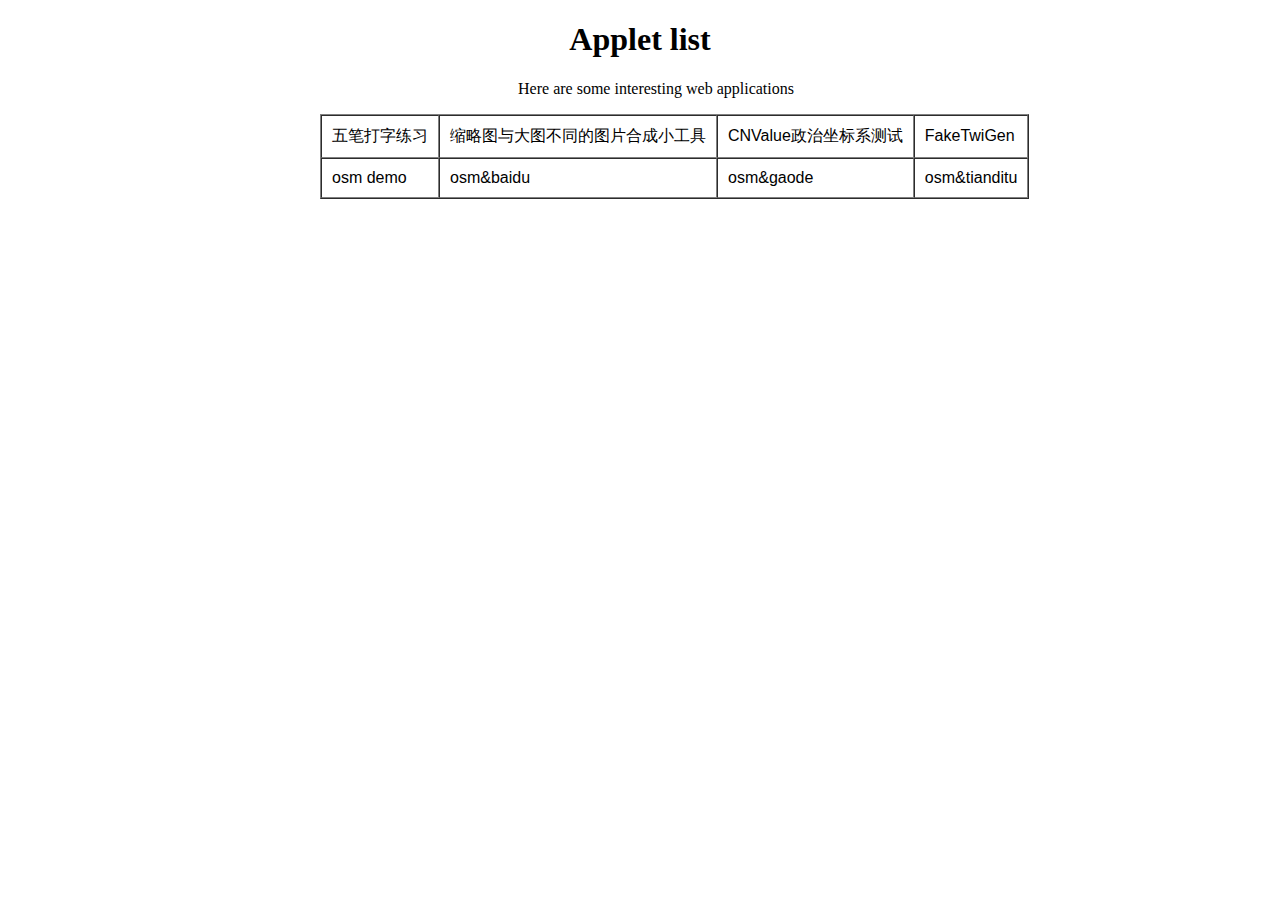
<file: index.html>
<!DOCTYPE html>
<html lang="en">
<head>
    <meta charset="UTF-8">
    <meta http-equiv="X-UA-Compatible" content="">
    <meta name="viewport" content="width=device-width, initial-scale=1.0">
    <link href="applet.css" rel="stylesheet" type="text/css">
    <title>Applet</title>
</head>
<body>
        <h1>Applet list</h1>
        <p>&emsp;&emsp;Here are some interesting web applications</p>
        <main>
            <div class="applet">
                <table border="1" cellspacing="0" cellpadding="10"> 
                    <tr>
                        <td><a href="./wubigame/">五笔打字练习</a></td>
                        <td><a href="./fun-photo-combine-master/">缩略图与大图不同的图片合成小工具</a></td>
                        <td><a href="./cnvalues/">CNValue政治坐标系测试</a></td>
                        <td><a href="./fake-tweet-generator-main/index.html">FakeTwiGen</a></td>
                    </tr>  
                    <tr>
                        <td><a href="./OSMtool/index.html">osm demo</a></td>
                        <td><a href="./OSMtool/baidu.html">osm&baidu</a></td>
                        <td><a href="./OSMtool/gaode.html">osm&gaode</a></td>
                        <td><a href="./OSMtool/tianditu.html">osm&tianditu</a></td>
                    </tr>
                </table> 
            </div>    
        
    </main>
</body>
</html>
</file>
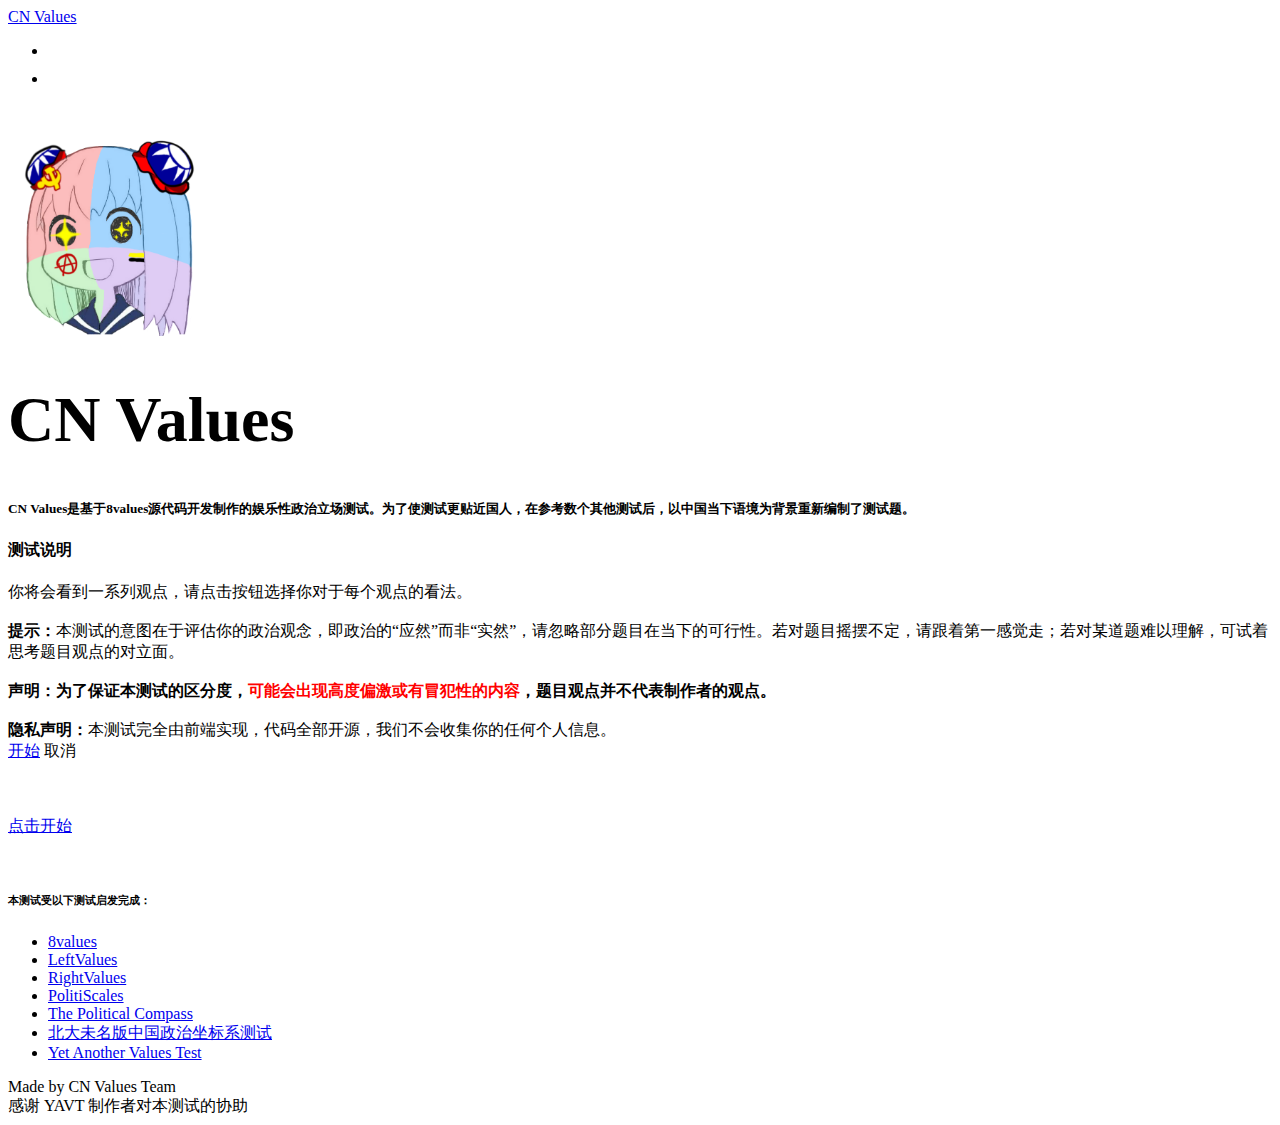
<file: cnvalues/index.html>
<!DOCTYPE html>
<html lang="zh">
<head>
    <meta charset="UTF-8">
    <meta name="theme-color" content="009688">
    <title>CN Values</title>
    <link rel="icon" href="img/favicon.png">

    <!--Let browser know website is optimized for mobile-->
    <meta name="viewport" content="width=device-width, initial-scale=1.0"/>

    <!--js-->
    <script src="https://cdn.staticfile.org/jquery/3.5.1/jquery.min.js"></script>
    <script src="https://cdn.staticfile.org/materialize/1.0.0/js/materialize.min.js"></script>
    <script src="https://cdn.staticfile.org/mdui/1.0.0/js/mdui.min.js"></script>

    <!--css-->
    <link rel="stylesheet" href="https://cdn.staticfile.org/materialize/1.0.0/css/materialize.min.css">
    <link rel="stylesheet"
          href="https://cdn.bootcdn.net/ajax/libs/material-design-icons/3.0.1/iconfont/material-icons.min.css">
    <link rel="stylesheet" href="https://cdn.staticfile.org/mdui/1.0.0/css/mdui.min.css">

    <!--js-->
    <!-- <script src="lib/js/jquery.min.js"></script> -->
    <!-- <script src="lib/js/materialize.min.js"></script> -->
    <!-- <script src="lib/js/mdui.min.js"></script> -->

    <!--css-->
    <!-- <link rel="stylesheet" href="lib/css/materialize.min.css"> -->
    <!-- <link rel="stylesheet" href="lib/css/material-icons.min.css"> -->
    <!-- <link rel="stylesheet" href="lib/css/mdui.min.css"> -->

    <!-- local js css -->
    <script src="js/index.js"></script>
    <script src="js/version.js"></script>
    <link rel="stylesheet" href="css/index.css">
</head>

<body>

<nav class="teal">
    <div class="nav-wrapper container">
        <a id="logo-container" href="index.html" class="brand-logo left">CN Values</a>
        <ul class="right">
            <li id="version" style="padding-right: 1rem"></li>
            <li><a href="https://github.com/CNValues/cnvalues.github.io" target="_blank"
                   class="mdui-btn mdui-btn-icon waves-effect tooltipped" data-tooltip="Github Repository">
                <svg id="Layer_1" xmlns="http://www.w3.org/2000/svg" x="0px" y="0px" viewBox="0 0 36 36"
                     enable-background="new 0 0 36 36" xml:space="preserve" class="mdui-icon"
                     style="width: 24px;height:24px;">
        <path fill-rule="evenodd" clip-rule="evenodd" fill="#ffffff" d="M18,1.4C9,1.4,1.7,8.7,1.7,17.7c0,7.2,4.7,13.3,11.1,15.5
	c0.8,0.1,1.1-0.4,1.1-0.8c0-0.4,0-1.4,0-2.8c-4.5,1-5.5-2.2-5.5-2.2c-0.7-1.9-1.8-2.4-1.8-2.4c-1.5-1,0.1-1,0.1-1
	c1.6,0.1,2.5,1.7,2.5,1.7c1.5,2.5,3.8,1.8,4.7,1.4c0.1-1.1,0.6-1.8,1-2.2c-3.6-0.4-7.4-1.8-7.4-8.1c0-1.8,0.6-3.2,1.7-4.4
	c-0.2-0.4-0.7-2.1,0.2-4.3c0,0,1.4-0.4,4.5,1.7c1.3-0.4,2.7-0.5,4.1-0.5c1.4,0,2.8,0.2,4.1,0.5c3.1-2.1,4.5-1.7,4.5-1.7
	c0.9,2.2,0.3,3.9,0.2,4.3c1,1.1,1.7,2.6,1.7,4.4c0,6.3-3.8,7.6-7.4,8c0.6,0.5,1.1,1.5,1.1,3c0,2.2,0,3.9,0,4.5
	c0,0.4,0.3,0.9,1.1,0.8c6.5-2.2,11.1-8.3,11.1-15.5C34.3,8.7,27,1.4,18,1.4z"></path>
      </svg>
            </a>
            </li>
        </ul>
    </div>
</nav>

<main class="container">
    <!--    <h1 class="header center" style="font-size: 4em">为了提高性能，本项目迁移至<strong><a-->
    <!--            href="https://cnvalues.github.io">Github</a></strong>继续开发。</h1>-->
    <div class="center"><img src="img/favicon.png" alt="favicon" width="200" height="200"></div>
    <h1 class="header center orange-text" style="font-size: 4em">CN Values</h1>
    <h5 class="header center light">CN Values是基于8values源代码开发制作的娱乐性政治立场测试。为了使测试更贴近国人，在参考数个其他测试后，以中国当下语境为背景重新编制了测试题。</h5>

    <div id="start-modal" class="modal">
        <div class="modal-content">
            <h4>测试说明</h4>
            你将会看到一系列观点，请点击按钮选择你对于每个观点的看法。<br><br>
            <strong>提示：</strong>本测试的意图在于评估你的政治观念，即政治的“应然”而非“实然”，请忽略部分题目在当下的可行性。若对题目摇摆不定，请跟着第一感觉走；若对某道题难以理解，可试着思考题目观点的对立面。<br><br>
            <strong>声明：为了保证本测试的区分度，<span
                    style="color: #FF0000; ">可能会出现高度偏激或有冒犯性的内容</span>，题目观点并不代表制作者的观点。</strong><br><br>
            <strong>隐私声明：</strong>本测试完全由前端实现，代码全部开源，我们不会收集你的任何个人信息。
        </div>
        <div class="modal-footer">
            <a href="quiz.html" class="btn-flat waves-effect waves-teal">开始</a>
            <a class="btn-flat modal-close waves-effect waves-teal">取消</a>
        </div>
    </div>

    <br><br><br>
    <div class="row center">
        <a href="#start-modal" class="btn-large waves-effect modal-trigger">点击开始</a>
    </div>
</main>

<footer class="page-footer teal">
    <div class="container">
        <h6>本测试受以下测试启发完成：</h6>
        <ul>
            <li>
                <a href="https://8values.github.io/" class="white-text">8values</a>
            </li>
            <li>
                <a href="https://leftvalues.github.io/" class="white-text">LeftValues</a>
            </li>
            <li>
                <a href="https://rightvaluestest.github.io/" class="white-text">RightValues</a>
            </li>
            <li>
                <a href="https://www.politiscales.net/" class="white-text">PolitiScales</a>
            </li>
            <li>
                <a href="https://politicalcompass.org/" class="white-text">The Political Compass</a>
            </li>
            <li>
                <a href="https://zuobiao.me/" class="white-text">北大未名版中国政治坐标系测试</a>
            </li>
            <li>
                <a href="https://yavt.fengtao.xyz/" class="white-text">Yet Another Values Test</a>
            </li>
        </ul>
    </div>
    <div class="footer-copyright">
        <div class="container">
            Made by CN Values Team <br>
            感谢 YAVT 制作者对本测试的协助
        </div>
    </div>
</footer>

</body>

</html>
</file>
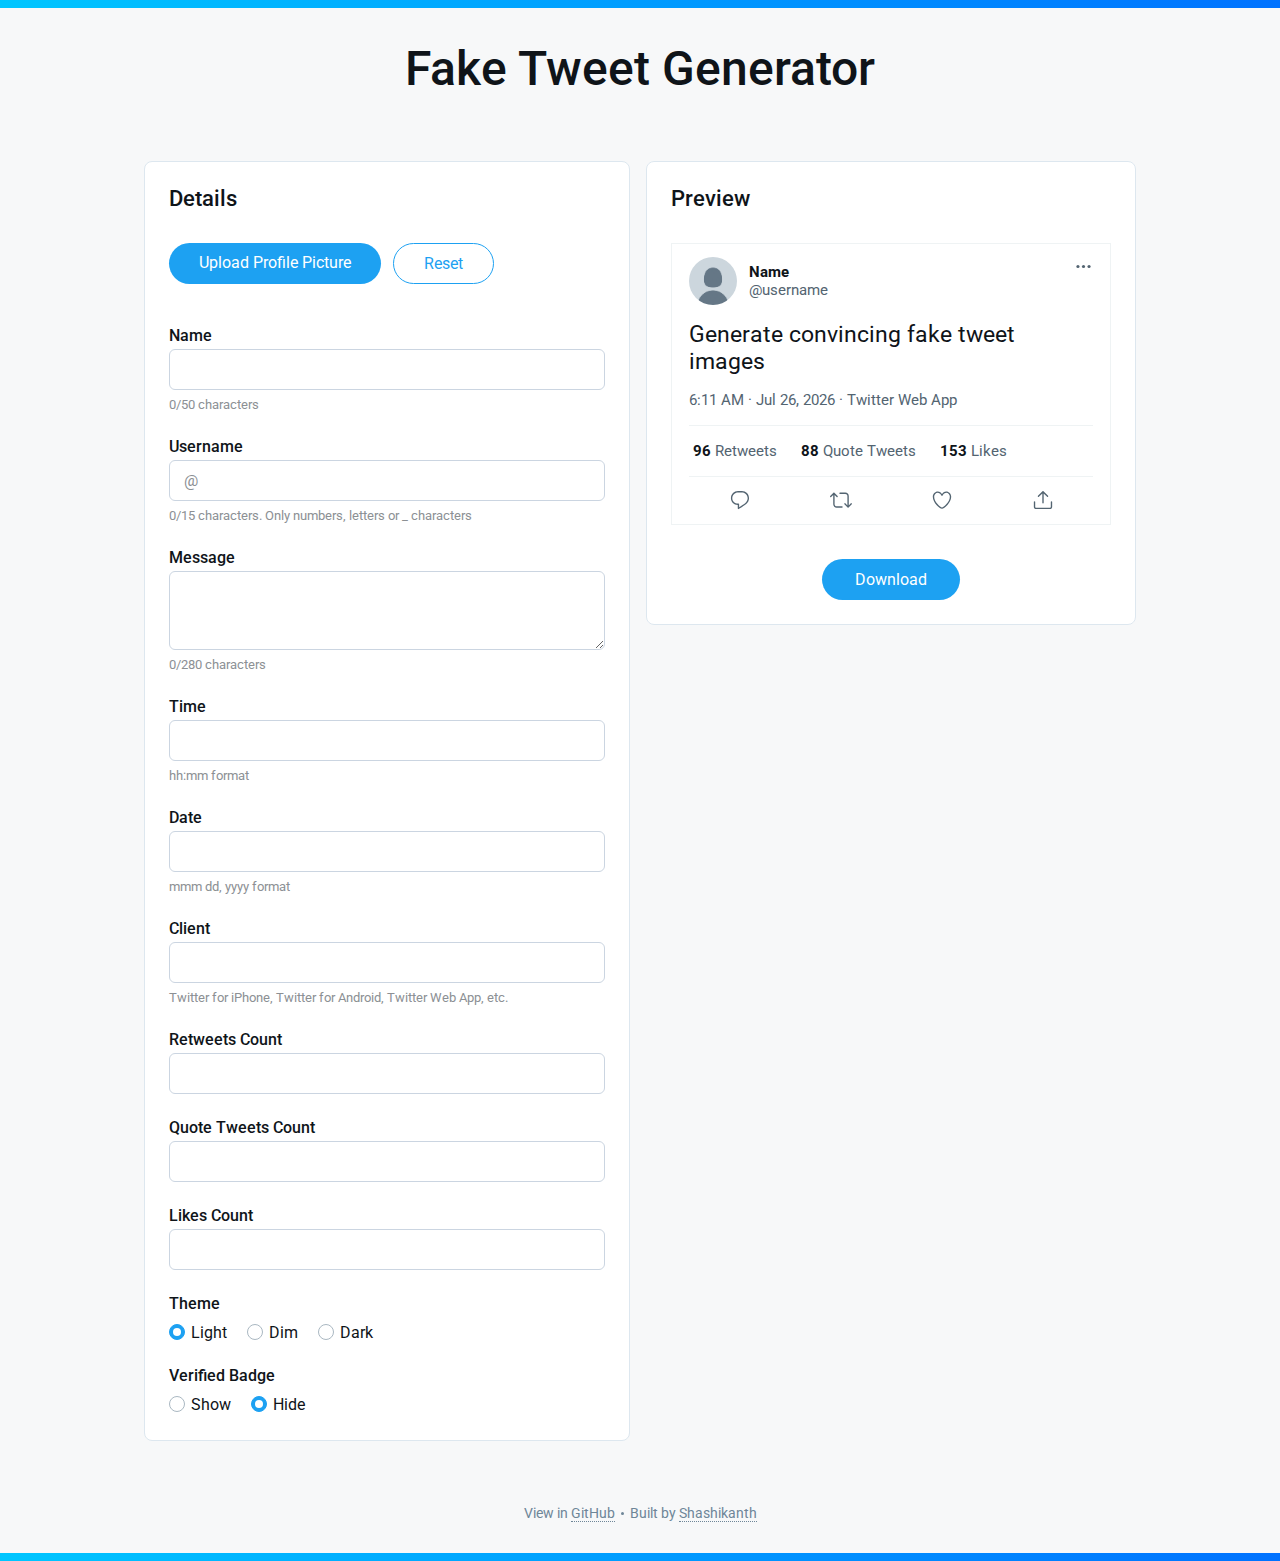
<file: fake-tweet-generator-main/index.html>
<!DOCTYPE html>
<html lang="en">
  <head>
    <meta charset="UTF-8" />
    <meta http-equiv="X-UA-Compatible" content="IE=edge" />
    <meta name="viewport" content="width=device-width, initial-scale=1.0" />
    <meta
      name="google-site-verification"
      content="7SpUWEXH8fFD5dfJXNLwXas0bQOhSPM6hOxLUFjNock"
    />
    <title>Fake Tweet Generator - Generate convincing fake tweet images</title>
    <meta
      name="title"
      content="Fake Tweet Generator - Generate convincing fake tweet images"
    />
    <meta
      name="description"
      content="With the Fake Tweet Generator tool you can create convincing fake tweet images. This tool is completely customizable so you can choose any name, any content, any time, any number of likes and many more."
    />
    <meta property="og:type" content="website" />
    <meta
      property="og:url"
      content="https://shashiirk.github.io/fake-tweet-generator"
    />
    <meta
      property="og:title"
      content="Fake Tweet Generator - Generate convincing fake tweet images"
    />
    <meta
      property="og:description"
      content="With the Fake Tweet Generator tool you can create convincing fake tweet images. This tool is completely customizable so you can choose any name, any content, any time, any number of likes and many more."
    />
    <meta
      property="og:image"
      content="https://user-images.githubusercontent.com/48406108/125609726-15429b5c-789e-4cd7-a210-80176ac3aca1.png"
    />
    <meta name="twitter:card" content="summary_large_image" />
    <meta
      name="twitter:url"
      content="https://shashiirk.github.io/fake-tweet-generator"
    />
    <meta
      name="twitter:title"
      content="Fake Tweet Generator - Generate convincing fake tweet images"
    />
    <meta
      name="twitter:description"
      content="With the Fake Tweet Generator tool you can create convincing fake tweet images. This tool is completely customizable so you can choose any name, any content, any time, any number of likes and many more."
    />
    <meta
      name="twitter:image"
      content="https://user-images.githubusercontent.com/48406108/125609726-15429b5c-789e-4cd7-a210-80176ac3aca1.png"
    />
    <link rel="icon" href="assets/favicon/favicon.ico" />
    <link rel="apple-touch-icon" href="assets/favicon/logo192.png" />
    <link
      rel="icon"
      type="image/png"
      sizes="32x32"
      href="assets/favicon/logo32.png"
    />
    <link
      rel="icon"
      type="image/png"
      sizes="16x16"
      href="assets/favicon/logo16.png"
    />
    <link rel="manifest" href="assets/favicon/manifest.json" />
    <link rel="preconnect" href="https://fonts.googleapis.com" />
    <link rel="preconnect" href="https://fonts.gstatic.com" crossorigin />
    <link
      href="https://fonts.googleapis.com/css2?family=Roboto:wght@300;400;500;700&display=swap"
      rel="stylesheet"
    />
    <link rel="stylesheet" href="css/style.css" />
  </head>
  <body>
    <div class="bar"></div>
    <header>
      <h1>Fake Tweet Generator</h1>
    </header>
    <main>
      <div class="form">
        <h2>Details</h2>
        <div class="form-control upload">
          <label for="avatar"
            >Upload Profile Picture<input
              type="file"
              class="file"
              id="avatar"
              name="avatar"
              accept="image/png, image/jpeg"
          /></label>
          <p id="file-name" class="file-name"></p>
          <button id="reset" class="reset" type="button">Reset</button>
        </div>
        <div class="form-control">
          <label for="name">Name</label>
          <input type="text" id="name" />
          <small><span class="count">0</span>/50 characters</small>
        </div>
        <div class="form-control">
          <label for="username">Username</label>
          <div class="username_input">@<input type="text" id="username" /></div>
          <small
            ><span class="count">0</span>/15 characters. Only numbers, letters
            or _ characters</small
          >
        </div>
        <div class="form-control">
          <label for="message">Message</label>
          <textarea id="message" rows="3"></textarea>
          <small><span class="count">0</span>/280 characters</small>
        </div>
        <div class="form-control">
          <label for="time">Time</label>
          <input type="text" id="time" />
          <small>hh:mm format</small>
        </div>
        <div class="form-control">
          <label for="date">Date</label>
          <input type="text" id="date" />
          <small>mmm dd, yyyy format</small>
        </div>
        <div class="form-control">
          <label for="client">Client</label>
          <input type="text" id="client" />
          <small
            >Twitter for iPhone, Twitter for Android, Twitter Web App,
            etc.</small
          >
        </div>
        <div class="form-control">
          <label for="retweets">Retweets Count</label>
          <input type="number" id="retweets" />
        </div>
        <div class="form-control">
          <label for="quotes">Quote Tweets Count</label>
          <input type="number" id="quotes" />
        </div>
        <div class="form-control">
          <label for="likes">Likes Count</label>
          <input type="number" id="likes" />
        </div>
        <div class="form-control">
          <p>Theme</p>
          <div class="group">
            <label class="radio_container"
              >Light
              <input
                type="radio"
                name="theme_radio"
                value="light"
                checked="checked"
              />
              <span class="radio_mark"></span>
            </label>
            <label class="radio_container"
              >Dim
              <input type="radio" name="theme_radio" value="dim" />
              <span class="radio_mark"></span>
            </label>
            <label class="radio_container"
              >Dark
              <input type="radio" name="theme_radio" value="dark" />
              <span class="radio_mark"></span>
            </label>
          </div>
        </div>
        <div class="form-control">
          <p>Verified Badge</p>
          <div class="group">
            <label class="radio_container"
              >Show
              <input type="radio" name="verified_radio" value="show" />
              <span class="radio_mark"></span>
            </label>
            <label class="radio_container"
              >Hide
              <input
                type="radio"
                name="verified_radio"
                value="hide"
                checked="checked"
              />
              <span class="radio_mark"></span>
            </label>
          </div>
        </div>
      </div>
      <div class="tweet-desk">
        <h2>Preview</h2>
        <div id="tweet_box" class="tweet_box">
          <div id="tweet" class="tweet">
            <div class="head">
              <div class="title">
                <img
                  id="tweet_avatar"
                  src="./assets/silhoutte.png"
                  alt="avatar"
                  width="48"
                  height="48"
                />
                <div class="text">
                  <p>
                    <span id="tweet_name">Name</span>
                    <svg
                      xmlns="http://www.w3.org/2000/svg"
                      id="tweet_verified"
                      class="verified hide"
                      width="18"
                      height="18"
                      viewBox="0 0 24 24"
                      fill="currentColor"
                    >
                      <g>
                        <path
                          d="M22.5 12.5c0-1.58-.875-2.95-2.148-3.6.154-.435.238-.905.238-1.4 0-2.21-1.71-3.998-3.818-3.998-.47 0-.92.084-1.336.25C14.818 2.415 13.51 1.5 12 1.5s-2.816.917-3.437 2.25c-.415-.165-.866-.25-1.336-.25-2.11 0-3.818 1.79-3.818 4 0 .494.083.964.237 1.4-1.272.65-2.147 2.018-2.147 3.6 0 1.495.782 2.798 1.942 3.486-.02.17-.032.34-.032.514 0 2.21 1.708 4 3.818 4 .47 0 .92-.086 1.335-.25.62 1.334 1.926 2.25 3.437 2.25 1.512 0 2.818-.916 3.437-2.25.415.163.865.248 1.336.248 2.11 0 3.818-1.79 3.818-4 0-.174-.012-.344-.033-.513 1.158-.687 1.943-1.99 1.943-3.484zm-6.616-3.334l-4.334 6.5c-.145.217-.382.334-.625.334-.143 0-.288-.04-.416-.126l-.115-.094-2.415-2.415c-.293-.293-.293-.768 0-1.06s.768-.294 1.06 0l1.77 1.767 3.825-5.74c.23-.345.696-.436 1.04-.207.346.23.44.696.21 1.04z"
                        ></path>
                      </g>
                    </svg>
                  </p>
                  <p>@<span id="tweet_username">username</span></p>
                </div>
              </div>
              <div class="dots">
                <svg
                  xmlns="http://www.w3.org/2000/svg"
                  width="19"
                  height="19"
                  viewBox="0 0 24 24"
                  fill="currentColor"
                >
                  <g>
                    <circle cx="5" cy="12" r="2"></circle>
                    <circle cx="12" cy="12" r="2"></circle>
                    <circle cx="19" cy="12" r="2"></circle>
                  </g>
                </svg>
              </div>
            </div>
            <div class="content">
              <div id="tweet_message" class="message">
                Generate convincing fake tweet images
              </div>
              <div class="tweet_info">
                <div id="tweet_time">4:38 PM</div>
                &nbsp;&centerdot;&nbsp;
                <div id="tweet_date">Jul 7, 2021</div>
                &nbsp;&centerdot;&nbsp;
                <div id="tweet_client" class="tweet_client">
                  Twitter Web App
                </div>
              </div>
            </div>
            <div class="stats">
              <div class="stat">
                <span id="tweet_retweets" class="count">96</span> Retweets
              </div>
              <div class="stat">
                <span id="tweet_quotes" class="count">88</span> Quote Tweets
              </div>
              <div class="stat">
                <span id="tweet_likes" class="count">153</span> Likes
              </div>
            </div>
            <div class="tail">
              <svg
                xmlns="http://www.w3.org/2000/svg"
                width="22"
                height="22"
                viewBox="0 0 24 24"
                fill="currentColor"
              >
                <g>
                  <path
                    d="M14.046 2.242l-4.148-.01h-.002c-4.374 0-7.8 3.427-7.8 7.802 0 4.098 3.186 7.206 7.465 7.37v3.828c0 .108.044.286.12.403.142.225.384.347.632.347.138 0 .277-.038.402-.118.264-.168 6.473-4.14 8.088-5.506 1.902-1.61 3.04-3.97 3.043-6.312v-.017c-.006-4.367-3.43-7.787-7.8-7.788zm3.787 12.972c-1.134.96-4.862 3.405-6.772 4.643V16.67c0-.414-.335-.75-.75-.75h-.396c-3.66 0-6.318-2.476-6.318-5.886 0-3.534 2.768-6.302 6.3-6.302l4.147.01h.002c3.532 0 6.3 2.766 6.302 6.296-.003 1.91-.942 3.844-2.514 5.176z"
                  ></path>
                </g>
              </svg>
              <svg
                xmlns="http://www.w3.org/2000/svg"
                width="22"
                height="22"
                viewBox="0 0 24 24"
                fill="currentColor"
              >
                <g>
                  <path
                    d="M23.77 15.67c-.292-.293-.767-.293-1.06 0l-2.22 2.22V7.65c0-2.068-1.683-3.75-3.75-3.75h-5.85c-.414 0-.75.336-.75.75s.336.75.75.75h5.85c1.24 0 2.25 1.01 2.25 2.25v10.24l-2.22-2.22c-.293-.293-.768-.293-1.06 0s-.294.768 0 1.06l3.5 3.5c.145.147.337.22.53.22s.383-.072.53-.22l3.5-3.5c.294-.292.294-.767 0-1.06zm-10.66 3.28H7.26c-1.24 0-2.25-1.01-2.25-2.25V6.46l2.22 2.22c.148.147.34.22.532.22s.384-.073.53-.22c.293-.293.293-.768 0-1.06l-3.5-3.5c-.293-.294-.768-.294-1.06 0l-3.5 3.5c-.294.292-.294.767 0 1.06s.767.293 1.06 0l2.22-2.22V16.7c0 2.068 1.683 3.75 3.75 3.75h5.85c.414 0 .75-.336.75-.75s-.337-.75-.75-.75z"
                  ></path>
                </g>
              </svg>
              <svg
                xmlns="http://www.w3.org/2000/svg"
                width="22"
                height="22"
                viewBox="0 0 24 24"
                fill="currentColor"
              >
                <g>
                  <path
                    d="M12 21.638h-.014C9.403 21.59 1.95 14.856 1.95 8.478c0-3.064 2.525-5.754 5.403-5.754 2.29 0 3.83 1.58 4.646 2.73.814-1.148 2.354-2.73 4.645-2.73 2.88 0 5.404 2.69 5.404 5.755 0 6.376-7.454 13.11-10.037 13.157H12zM7.354 4.225c-2.08 0-3.903 1.988-3.903 4.255 0 5.74 7.034 11.596 8.55 11.658 1.518-.062 8.55-5.917 8.55-11.658 0-2.267-1.823-4.255-3.903-4.255-2.528 0-3.94 2.936-3.952 2.965-.23.562-1.156.562-1.387 0-.014-.03-1.425-2.965-3.954-2.965z"
                  ></path>
                </g>
              </svg>
              <svg
                xmlns="http://www.w3.org/2000/svg"
                width="22"
                height="22"
                viewBox="0 0 24 24"
                fill="currentColor"
              >
                <g>
                  <path
                    d="M17.53 7.47l-5-5c-.293-.293-.768-.293-1.06 0l-5 5c-.294.293-.294.768 0 1.06s.767.294 1.06 0l3.72-3.72V15c0 .414.336.75.75.75s.75-.336.75-.75V4.81l3.72 3.72c.146.147.338.22.53.22s.384-.072.53-.22c.293-.293.293-.767 0-1.06z"
                  ></path>
                  <path
                    d="M19.708 21.944H4.292C3.028 21.944 2 20.916 2 19.652V14c0-.414.336-.75.75-.75s.75.336.75.75v5.652c0 .437.355.792.792.792h15.416c.437 0 .792-.355.792-.792V14c0-.414.336-.75.75-.75s.75.336.75.75v5.652c0 1.264-1.028 2.292-2.292 2.292z"
                  ></path>
                </g>
              </svg>
            </div>
          </div>
        </div>
        <button id="download" class="btn" type="button">Download</button>
      </div>
    </main>
    <footer>
      <p class="foot">
        View in
        <a
          href="https://github.com/shashiirk/fake-tweet-generator"
          target="_blank"
          rel="noreferrer"
          >GitHub</a
        >
      </p>
      <div class="dot"></div>
      <p class="foot">
        Built by
        <a
          href="https://shashiirk.github.io/portfolio"
          target="_blank"
          rel="noreferrer"
          >Shashikanth</a
        >
      </p>
    </footer>
    <div class="bar"></div>
    <script src="js/html2canvas.min.js"></script>
    <script src="js/app.js"></script>
  </body>
</html>
</file>
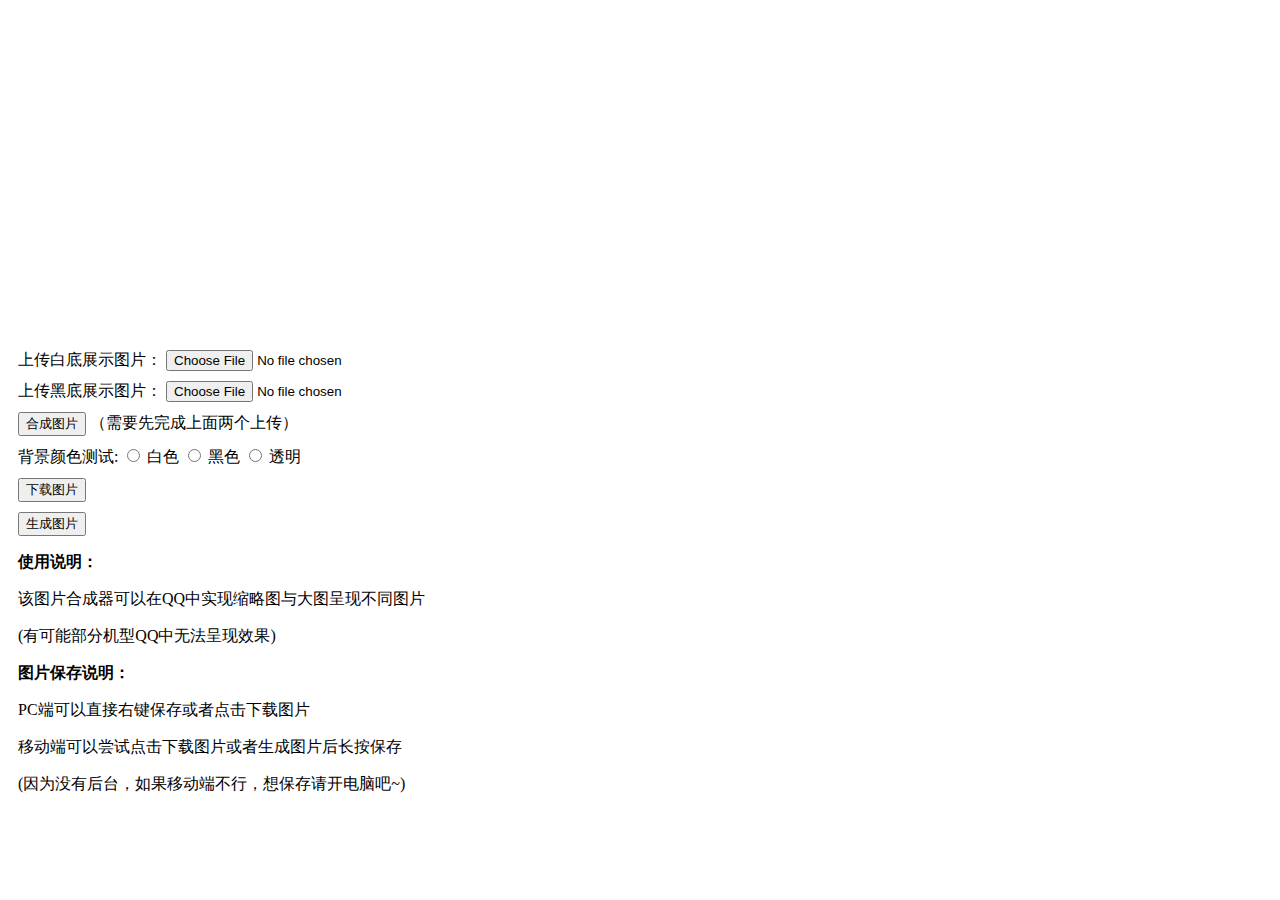
<file: fun-photo-combine-master/index.html>
<!DOCTYPE html>
<html lang="en">
<head>
	<meta charset="UTF-8">
	<meta name="viewport" content="width=640,target-densitydpi=device-dpi,user-scalable=no">
	<title>图片合成</title>
	<style>
		#preview {
			position: absolute;
			top: 30px;
			left: 30px;
			height: 300px;
		}
		#canvas {
			z-index: 1;
		}
		#canvas-bg {
			z-index: -1;
			position: absolute;
			top: 0;
			left: 0;
		}
		#parameter {
			margin-top: 350px;
		}
		.input-box {
			margin: 10px;
		}
	</style>
</head>
<body>
	<div id="preview">
		<canvas id="canvas"></canvas>
		<canvas id="canvas-bg"></canvas>
	</div>
	<div id="parameter">
		<div class="input-box">
			上传白底展示图片：
			<input type="file" id="filechooser" />	
		</div>
		<div class="input-box">
			上传黑底展示图片：
			<input type="file" id="filechooser_2" />	
		</div>
		<div class="input-box">
			<button id="combineBtn">合成图片</button>
			（需要先完成上面两个上传）
		</div>
		<div class="input-box">
			背景颜色测试:
			<input type="radio" name="bgColor" value="white" id="white">	
			<label for="white">白色</label>
			<input type="radio" name="bgColor" value="black" id="black">	
			<label for="black">黑色</label>
			<input type="radio" name="bgColor" value="transparent" id="transparent">	
			<label for="transparent">透明</label>
		</div>
		<div class="input-box">
			<button id="saveBtn">下载图片</button>
		</div>
		<div class="input-box">
			<button id="createBtn">生成图片</button>
		</div>
		<div class="input-box">
			<p><strong>使用说明：</strong>
			<p>该图片合成器可以在QQ中实现缩略图与大图呈现不同图片</p>
			<p>(有可能部分机型QQ中无法呈现效果)</p>
			<p><strong>图片保存说明：</strong></p>
			<p>PC端可以直接右键保存或者点击下载图片</p>
			<p>移动端可以尝试点击下载图片或者生成图片后长按保存</p>
			<p>(因为没有后台，如果移动端不行，想保存请开电脑吧~)</p>
		</div>
		
		<div id="imgBox">		
		</div>
	</div>
	<script src="js/main.js?0.1.0"></script>
</body>
</html>
</file>
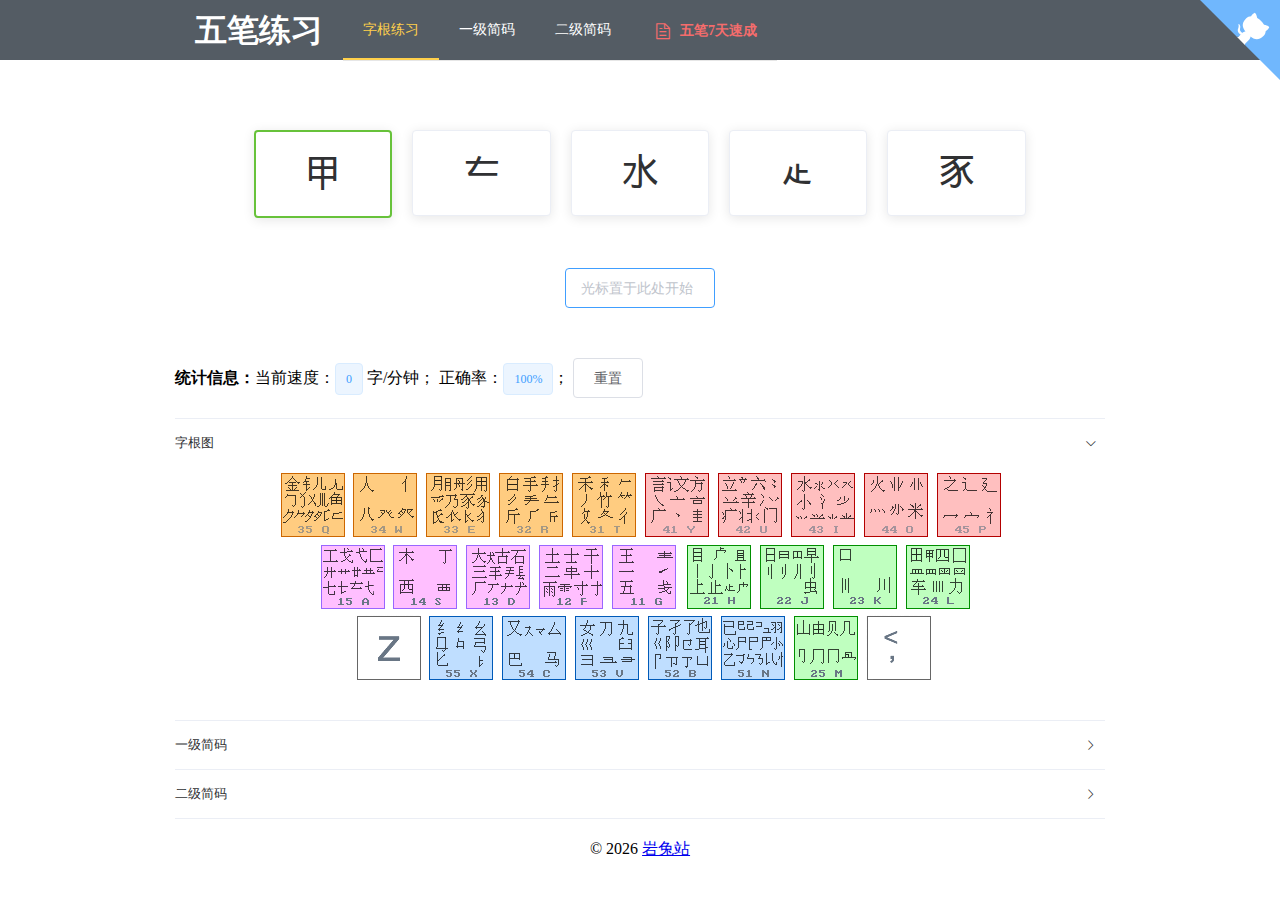
<file: wubigame/index.html>
<!DOCTYPE html><html lang=""><head><meta charset="utf-8"><meta http-equiv="X-UA-Compatible" content="IE=edge"><meta name="viewport" content="width=device-width,initial-scale=1"><link rel="icon" href="favicon.ico"><title>五笔练习 - 岩兔站</title><link href="css/app.e68b3000.css" rel="preload" as="style"><link href="css/chunk-vendors.c470e980.css" rel="preload" as="style"><link href="js/app.06721179.js" rel="preload" as="script"><link href="js/chunk-vendors.d99f4eaf.js" rel="preload" as="script"><link href="css/chunk-vendors.c470e980.css" rel="stylesheet"><link href="css/app.e68b3000.css" rel="stylesheet"></head><body><noscript><strong>We're sorry but wubi doesn't work properly without JavaScript enabled. Please enable it to continue.</strong></noscript><a href="https://github.com/yhf7952/WubiGame/" class="github-corner" aria-label="View source on GitHub"><svg width="80" height="80" viewBox="0 0 250 250" style="fill:#70B7FD; color:#fff; position: absolute; top: 0; border: 0; right: 0;" aria-hidden="true"><path d="M0,0 L115,115 L130,115 L142,142 L250,250 L250,0 Z"></path><path d="M128.3,109.0 C113.8,99.7 119.0,89.6 119.0,89.6 C122.0,82.7 120.5,78.6 120.5,78.6 C119.2,72.0 123.4,76.3 123.4,76.3 C127.3,80.9 125.5,87.3 125.5,87.3 C122.9,97.6 130.6,101.9 134.4,103.2" fill="currentColor" style="transform-origin: 130px 106px;" class="octo-arm"></path><path d="M115.0,115.0 C114.9,115.1 118.7,116.5 119.8,115.4 L133.7,101.6 C136.9,99.2 139.9,98.4 142.2,98.6 C133.8,88.0 127.5,74.4 143.8,58.0 C148.5,53.4 154.0,51.2 159.7,51.0 C160.3,49.4 163.2,43.6 171.4,40.1 C171.4,40.1 176.1,42.5 178.8,56.2 C183.1,58.6 187.2,61.8 190.9,65.4 C194.5,69.0 197.7,73.2 200.1,77.6 C213.8,80.2 216.3,84.9 216.3,84.9 C212.7,93.1 206.9,96.0 205.4,96.6 C205.1,102.4 203.0,107.8 198.3,112.5 C181.9,128.9 168.3,122.5 157.7,114.1 C157.9,116.9 156.7,120.9 152.7,124.9 L141.0,136.5 C139.8,137.7 141.6,141.9 141.8,141.8 Z" fill="currentColor" class="octo-body"></path></svg></a><style>.github-corner:hover .octo-arm{animation:octocat-wave 560ms ease-in-out}@keyframes octocat-wave{0%,100%{transform:rotate(0)}20%,60%{transform:rotate(-25deg)}40%,80%{transform:rotate(10deg)}}@media (max-width:500px){.github-corner:hover .octo-arm{animation:none}.github-corner .octo-arm{animation:octocat-wave 560ms ease-in-out}}</style><div id="app"></div><script src="js/chunk-vendors.d99f4eaf.js"></script><script src="js/app.06721179.js"></script></body></html>
</file>
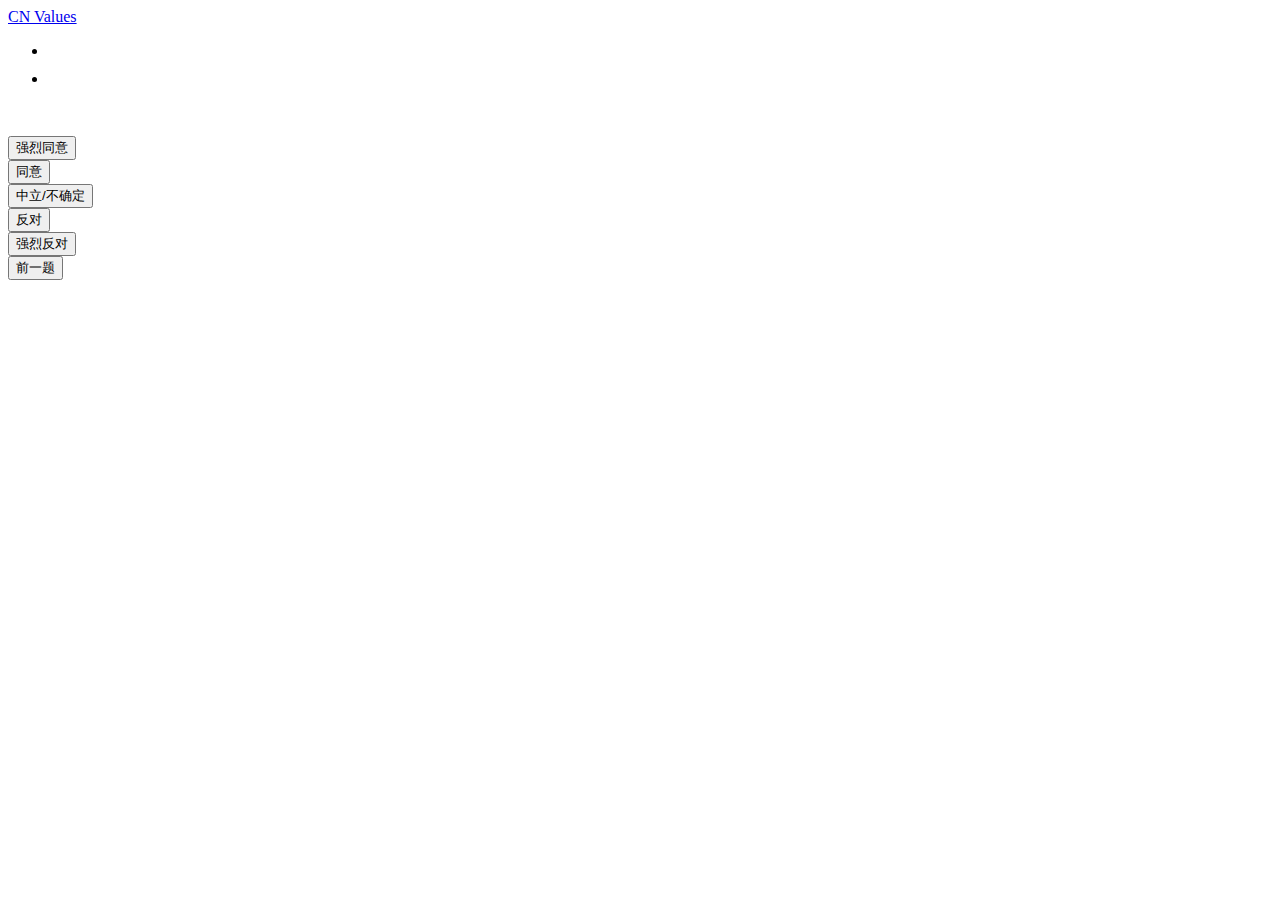
<file: cnvalues/quiz.html>
<!DOCTYPE html>
<html lang="zh">
<head>
    <meta charset="UTF-8">
    <meta name="theme-color" content="009688">
    <title>CN Values Quiz</title>
    <link rel="icon" href="img/favicon.png">

    <!--Let browser know website is optimized for mobile-->
    <meta name="viewport" content="width=device-width, initial-scale=1.0"/>

    <!--js-->
    <script src="https://cdn.staticfile.org/jquery/3.5.1/jquery.min.js"></script>
    <script src="https://cdn.staticfile.org/materialize/1.0.0/js/materialize.min.js"></script>
    <script src="https://cdn.staticfile.org/mdui/1.0.0/js/mdui.min.js"></script>

    <!--css-->
    <link rel="stylesheet" href="https://cdn.staticfile.org/materialize/1.0.0/css/materialize.min.css">
    <link rel="stylesheet"
          href="https://cdn.bootcdn.net/ajax/libs/material-design-icons/3.0.1/iconfont/material-icons.min.css">
    <link rel="stylesheet" href="https://cdn.staticfile.org/mdui/1.0.0/css/mdui.min.css">

    <!--js-->
    <!-- <script src="lib/js/jquery.min.js"></script> -->
    <!-- <script src="lib/js/materialize.min.js"></script> -->
    <!-- <script src="lib/js/mdui.min.js"></script> -->

    <!--css-->
    <!-- <link rel="stylesheet" href="lib/css/materialize.min.css"> -->
    <!-- <link rel="stylesheet" href="lib/css/material-icons.min.css"> -->
    <!-- <link rel="stylesheet" href="lib/css/mdui.min.css"> -->

    <!-- local js css -->
    <script src="info/questions.js"></script>
    <script src="info/specials.js"></script>
    <script src="js/quiz.js"></script>
    <script src="js/version.js"></script>
    <link rel="stylesheet" href="css/quiz.css">
</head>


<body>

<nav class="teal">
    <div class="nav-wrapper container">
        <a id="logo-container" href="index.html" class="brand-logo left">CN Values</a>
        <ul class="right">
            <li id="version" style="padding-right: 1rem"></li>
            <li><a href="https://github.com/CNValues/cnvalues.github.io" target="_blank"
                   class="mdui-btn mdui-btn-icon waves-effect tooltipped" data-tooltip="Github Repository">
                <svg id="Layer_1" xmlns="http://www.w3.org/2000/svg" x="0px" y="0px" viewBox="0 0 36 36"
                     enable-background="new 0 0 36 36" xml:space="preserve" class="mdui-icon"
                     style="width: 24px;height:24px;">
        <path fill-rule="evenodd" clip-rule="evenodd" fill="#ffffff" d="M18,1.4C9,1.4,1.7,8.7,1.7,17.7c0,7.2,4.7,13.3,11.1,15.5
	c0.8,0.1,1.1-0.4,1.1-0.8c0-0.4,0-1.4,0-2.8c-4.5,1-5.5-2.2-5.5-2.2c-0.7-1.9-1.8-2.4-1.8-2.4c-1.5-1,0.1-1,0.1-1
	c1.6,0.1,2.5,1.7,2.5,1.7c1.5,2.5,3.8,1.8,4.7,1.4c0.1-1.1,0.6-1.8,1-2.2c-3.6-0.4-7.4-1.8-7.4-8.1c0-1.8,0.6-3.2,1.7-4.4
	c-0.2-0.4-0.7-2.1,0.2-4.3c0,0,1.4-0.4,4.5,1.7c1.3-0.4,2.7-0.5,4.1-0.5c1.4,0,2.8,0.2,4.1,0.5c3.1-2.1,4.5-1.7,4.5-1.7
	c0.9,2.2,0.3,3.9,0.2,4.3c1,1.1,1.7,2.6,1.7,4.4c0,6.3-3.8,7.6-7.4,8c0.6,0.5,1.1,1.5,1.1,3c0,2.2,0,3.9,0,4.5
	c0,0.4,0.3,0.9,1.1,0.8c6.5-2.2,11.1-8.3,11.1-15.5C34.3,8.7,27,1.4,18,1.4z"></path>
      </svg>
            </a>
            </li>
        </ul>
    </div>
</nav>

<main class="container row equal-height-row">
    <div class="col xl8 l8 m8 s12 equal-height-col" style="min-height: 13rem">
        <div class="card grey lighten-3 hoverable equal-height-inner">
            <div class="card-content">
                <div id="question-number" class="card-title center header"></div>
                <div id="question-text" class="center flow-text"></div>
            </div>
        </div>

    </div>
    <div class="col xl4 l4 m4 s12 equal-height-col">
        <div class="equal-height-inner">
            <div class="row">
                <button id="btn-strongly-positive"
                        class="btn-large green waves-effect col xl10 l10 m10 s10 offset-xl1 offset-l1 offset-m1 offset-s1">
                    强烈同意
                </button>
            </div>
            <div class="row">
                <button id="btn-positive"
                        class="btn-large green lighten-3 waves-effect col xl10 l10 m10 s10 offset-xl1 offset-l1 offset-m1 offset-s1">
                    同意
                </button>
            </div>
            <div class="row">
                <button id="btn-uncertain"
                        class="btn-large grey waves-effect col xl10 l10 m10 s10 offset-xl1 offset-l1 offset-m1 offset-s1">
                    中立/不确定
                </button>
            </div>
            <div class="row">
                <button id="btn-negative"
                        class="btn-large red lighten-3 waves-effect col xl10 l10 m10 s10 offset-xl1 offset-l1 offset-m1 offset-s1">
                    反对
                </button>
            </div>
            <div class="row">
                <button id="btn-strongly-negative"
                        class="btn-large red waves-effect col xl10 l10 m10 s10 offset-xl1 offset-l1 offset-m1 offset-s1">
                    强烈反对
                </button>
            </div>
            <div class="row">
                <button id="btn-prev"
                        class="btn-large blue waves-effect col xl10 l10 m10 s10 offset-xl1 offset-l1 offset-m1 offset-s1">
                    前一题
                </button>
            </div>
        </div>
    </div>
</main>

</body>

</html>
</file>
<file: applet.css>
h1,p {
    text-align: center;
}

.applet {
    font-family: sans-serif;
    size: 1em;
    position:absolute;/**绝对定位**/
    left: 25%;/**左边50%**/
}

a:link {color:#000000;text-decoration:none;}      /* 未访问链接*/
a:visited {color:#000000;text-decoration:none;}  /* 已访问链接 */
a:hover {color:#8400ff;text-decoration:none;}  /* 鼠标移动到链接上 */
a:active {color:#0000FF;text-decoration:none;}  /* 鼠标点击时 */
</file>
<file: cnvalues/css/index.css>
body {
    display: flex;
    min-height: 100vh;
    flex-direction: column;
}

main {
    flex: 1 0 auto;
    padding-top: 2rem;
    padding-bottom: 2rem;
}
</file>
<file: fake-tweet-generator-main/css/style.css>
* {
  margin: 0;
  padding: 0;
  box-sizing: border-box;
}

html {
  font-family: "Roboto", sans-serif;
}

body {
  background-color: #f7f8f9;
  color: #0f1419;
  min-height: 100vh;
  display: flex;
  flex-direction: column;
  justify-content: space-between;
  -webkit-tap-highlight-color: transparent;
}

a {
  text-decoration: none;
  font: inherit;
  color: inherit;
}

.bar {
  height: 8px;
  background-color: #1da1f2;
  background: linear-gradient(to right, #00c6ff, #0072ff);
}

header {
  padding: 32px 16px;
  text-align: center;
}
header h1 {
  font-size: 48px;
  font-weight: 500;
}
@media (max-width: 640px) {
  header h1 {
    font-size: 38px;
  }
}
@media (max-width: 520px) {
  header h1 {
    font-size: 32px;
  }
}

main {
  flex: 1;
  max-width: 1024px;
  width: 100%;
  margin: auto;
  padding: 32px 16px;
  display: flex;
  align-items: flex-start;
}
main .form {
  background-color: white;
  border: 1px #dde7ef solid;
  border-radius: 8px;
  padding: 24px;
  flex: 1;
}
main .form h2 {
  font-size: 22px;
  font-weight: 500;
  margin-bottom: 32px;
}
main .form .form-control {
  margin-bottom: 24px;
}
main .form .form-control:last-child {
  margin-bottom: 2px;
}
main .form .form-control label {
  display: block;
  font-weight: 500;
}
main .form .form-control input,
main .form .form-control textarea {
  display: block;
  font: inherit;
  width: 100%;
  padding: 10px 14px;
  margin: 4px 0;
  border: 1px #cbd5e1 solid;
  border-radius: 6px;
  outline: none;
  transition: border-color 200ms ease-in;
}
main .form .form-control input:focus,
main .form .form-control textarea:focus {
  border-color: #1da1f2;
}
main .form .form-control input::placeholder,
main .form .form-control textarea::placeholder {
  color: #9ca1a5;
}
main .form .form-control textarea {
  resize: vertical;
}
main .form .form-control small {
  font-size: 13px;
  color: #8c9094;
}
main .form .form-control .username_input {
  display: block;
  background-color: white;
  color: #8c9094;
  font: inherit;
  width: 100%;
  padding: 0 14px;
  margin: 4px 0;
  border: 1px #cbd5e1 solid;
  border-radius: 6px;
  outline: none;
  transition: border-color 200ms ease-in, color 200ms ease-in;
  display: flex;
  align-items: center;
}
main .form .form-control .username_input:focus-within {
  border-color: #1da1f2;
  color: #0f1419;
}
main .form .form-control .username_input::placeholder {
  color: #9ca1a5;
}
main .form .form-control .username_input input {
  display: inline;
  margin: 0 0 0 2px;
  padding: 10px 0;
  border: none;
}
main .form .form-control input[type=radio] {
  display: inline;
  width: fit-content;
}
main .form .form-control input[type=radio] + label {
  display: inline;
}
main .form .form-control p {
  font-weight: 500;
}
main .form .form-control .group {
  margin-top: 10px;
  display: flex;
}
main .form .form-control .group .radio_container {
  display: block;
  position: relative;
  padding-left: 22px;
  margin-right: 20px;
  cursor: pointer;
  font-size: 16px;
  font-weight: 400;
  -webkit-user-select: none;
  -moz-user-select: none;
  -ms-user-select: none;
  user-select: none;
}
main .form .form-control .group .radio_container input {
  position: absolute;
  opacity: 0;
  cursor: pointer;
  height: 0;
  width: 0;
}
main .form .form-control .group .radio_mark {
  position: absolute;
  top: 1px;
  left: 0;
  height: 16px;
  width: 16px;
  border: 1px #aab8c2 solid;
  border-radius: 50%;
  background-color: white;
}
main .form .form-control .group .radio_container input:focus ~ .radio_mark {
  box-shadow: 0 0 0 3px rgba(29, 161, 242, 0.4);
}
main .form .form-control .group .radio_container input:checked ~ .radio_mark {
  background-color: #1da1f2;
  border-color: #1da1f2;
}
main .form .form-control .group .radio_mark:after {
  content: "";
  position: absolute;
  display: none;
}
main .form .form-control .group .radio_container input:checked ~ .radio_mark:after {
  display: block;
}
main .form .form-control .group .radio_container .radio_mark:after {
  top: 3px;
  left: 3px;
  width: 8px;
  height: 8px;
  border-radius: 50%;
  background: white;
}
main .form .form-control.upload {
  margin-bottom: 42px;
  display: flex;
  position: relative;
}
main .form .form-control.upload label {
  display: inline-block;
  position: relative;
  border-radius: 99px;
  background-color: #1da1f2;
  color: #fff;
  font-weight: 400;
  padding: 10px 30px;
  cursor: pointer;
}
@media (hover: hover) {
  main .form .form-control.upload label {
    transition: background 200ms ease-in;
  }
  main .form .form-control.upload label:hover {
    background-color: #1a90d9;
  }
}
@media (hover: none) {
  main .form .form-control.upload label:active {
    background-color: #1a90d9;
  }
}
main .form .form-control.upload .file {
  opacity: 0;
  width: 0;
  height: 0;
  position: absolute;
  top: 0;
  left: 0;
  cursor: pointer;
  z-index: -10;
}
main .form .form-control.upload .file-name {
  font-size: 13px;
  font-weight: 400;
  position: absolute;
  bottom: -29px;
  background-color: #eef3f7;
  color: #0f1419;
  border-radius: 99px;
  padding: 4px 16px;
  display: none;
}
main .form .form-control.upload .file-name.show {
  display: block;
}
main .form .form-control.upload .reset {
  border: 1px #1da1f2 solid;
  border-radius: 99px;
  background-color: white;
  color: #1da1f2;
  font: inherit;
  cursor: pointer;
  padding: 10px 30px;
  margin-left: 12px;
}
@media (hover: hover) {
  main .form .form-control.upload .reset {
    transition: background 200ms ease-in;
  }
  main .form .form-control.upload .reset:hover {
    background-color: #e6e8eb;
  }
}
@media (hover: none) {
  main .form .form-control.upload .reset:active {
    background-color: #e6e8eb;
  }
}
@media (max-width: 890px) {
  main .form {
    width: 75%;
    margin: 0 auto;
  }
}
@media (max-width: 700px) {
  main .form {
    width: 85%;
    margin: 0 auto;
  }
}
@media (max-width: 640px) {
  main .form {
    width: 95%;
    margin: 0 auto;
  }
}
@media (max-width: 520px) {
  main .form {
    background-color: #f7f8f9;
    width: 100%;
    margin: 0 auto;
    box-shadow: none;
    border: none;
    border-radius: 0;
    padding: 24px 0;
  }
}
main .tweet-desk {
  background-color: white;
  border: 1px #dde7ef solid;
  border-radius: 8px;
  padding: 24px;
  margin-left: 16px;
  position: sticky;
  top: 16px;
  z-index: 10;
}
main .tweet-desk h2 {
  font-size: 22px;
  font-weight: 500;
}
main .tweet-desk .tweet_box {
  border: 1px #eff3f4 solid;
  background-color: white;
  margin: 32px 0 34px;
  width: 440px;
}
main .tweet-desk .tweet_box.dim {
  border: 1px #15202b solid;
  background-color: #15202b;
}
main .tweet-desk .tweet_box.dark {
  border: 1px #000000 solid;
  background-color: #000000;
}
@media (max-width: 940px) {
  main .tweet-desk .tweet_box {
    width: 400px;
  }
}
@media (max-width: 890px) {
  main .tweet-desk .tweet_box {
    max-width: 440px;
    width: 100%;
    margin: 32px auto;
  }
}
main .tweet-desk .tweet {
  border: 1px transparent solid;
  background-color: white;
  padding: 0 16px;
  font-size: 15px;
  width: 100%;
  -webkit-touch-callout: none;
  -webkit-user-select: none;
  -khtml-user-select: none;
  -moz-user-select: none;
  -ms-user-select: none;
  user-select: none;
}
main .tweet-desk .tweet .head {
  padding-top: 12px;
  display: flex;
  justify-content: space-between;
}
main .tweet-desk .tweet .head .title {
  display: flex;
  align-items: center;
}
main .tweet-desk .tweet .head .title img {
  display: inline-block;
  border-radius: 50%;
  margin-right: 12px;
  transform: translateZ(0);
  -webkit-transform: translateZ(0);
  image-rendering: -webkit-optimize-contrast;
  image-rendering: optimize-contrast;
}
main .tweet-desk .tweet .head .title .text p:first-child {
  font-weight: 700;
  display: flex;
  align-items: center;
}
main .tweet-desk .tweet .head .title .text p:first-child .verified {
  margin-left: 2px;
  font-weight: 400;
  color: #1da1f2;
}
main .tweet-desk .tweet .head .title .text p:first-child .verified.hide {
  display: none;
}
main .tweet-desk .tweet .head .title .text p:nth-child(2) {
  color: #536471;
}
main .tweet-desk .tweet .head .dots {
  color: #536471;
}
main .tweet-desk .tweet .content .message {
  padding-top: 16px;
  font-size: 23px;
}
main .tweet-desk .tweet .content .tweet_info {
  color: #536471;
  padding: 16px 0;
  display: flex;
}
main .tweet-desk .tweet .stats {
  border-top: 1px #eff3f4 solid;
  color: #536471;
  padding: 16px 4px;
  display: flex;
  flex-wrap: wrap;
}
main .tweet-desk .tweet .stats .stat {
  margin-right: 24px;
}
main .tweet-desk .tweet .stats .stat .count {
  font-weight: 700;
  color: #0f1419;
}
main .tweet-desk .tweet .stats .stat.hide {
  display: none;
}
@media (max-width: 520px) {
  main .tweet-desk .tweet .stats .stat {
    margin-right: 12px;
  }
}
main .tweet-desk .tweet .tail {
  border-top: 1px #eff3f4 solid;
  padding: 12px 0;
  display: flex;
  justify-content: space-around;
}
main .tweet-desk .tweet .tail svg {
  color: #536471;
}
main .tweet-desk .tweet.dim {
  background-color: #15202b;
  color: white;
}
main .tweet-desk .tweet.dim .head .title .text p:first-child .verified {
  color: white;
}
main .tweet-desk .tweet.dim .head .title .text p:nth-child(2),
main .tweet-desk .tweet.dim .head .title .text .dots {
  color: #798a96;
}
main .tweet-desk .tweet.dim .content .tweet_info {
  color: #798a96;
}
main .tweet-desk .tweet.dim .content .tweet_info .tweet_client {
  color: #1da1f2;
}
main .tweet-desk .tweet.dim .stats {
  border-top: 1px #38444d solid;
  color: #798a96;
}
main .tweet-desk .tweet.dim .stats .stat .count {
  color: white;
}
main .tweet-desk .tweet.dim .tail {
  border-top: 1px #38444d solid;
}
main .tweet-desk .tweet.dim .tail svg {
  color: #798a96;
}
main .tweet-desk .tweet.dark {
  background-color: #000000;
  color: #d9d9d9;
}
main .tweet-desk .tweet.dark .head .title .text p:first-child .verified {
  color: #d9d9d9;
}
main .tweet-desk .tweet.dark .head .title .text p:nth-child(2),
main .tweet-desk .tweet.dark .head .title .text .dots {
  color: #6e767d;
}
main .tweet-desk .tweet.dark .content .tweet_info {
  color: #6e767d;
}
main .tweet-desk .tweet.dark .content .tweet_info .tweet_client {
  color: #1da1f2;
}
main .tweet-desk .tweet.dark .stats {
  border-top: 1px #2f3336 solid;
  color: #6e767d;
}
main .tweet-desk .tweet.dark .stats .stat .count {
  color: white;
}
main .tweet-desk .tweet.dark .tail {
  border-top: 1px #2f3336 solid;
}
main .tweet-desk .tweet.dark .tail svg {
  color: #6e767d;
}
@media (max-width: 395px) {
  main .tweet-desk .tweet {
    font-size: 14px;
  }
  main .tweet-desk .tweet .content .message {
    font-size: 21px;
  }
  main .tweet-desk .tweet .stats {
    padding: 16px 0;
  }
  main .tweet-desk .tweet .stats .stat {
    margin-right: 8px;
  }
}
main .tweet-desk .btn {
  display: block;
  border: none;
  border-radius: 6px;
  border-radius: 99px;
  background-color: #1da1f2;
  color: white;
  font: inherit;
  margin: auto;
  padding: 11px 33px;
  cursor: pointer;
}
@media (hover: hover) {
  main .tweet-desk .btn {
    transition: background 200ms ease-in;
  }
  main .tweet-desk .btn:hover {
    background-color: #1a90d9;
  }
}
@media (hover: none) {
  main .tweet-desk .btn:active {
    background-color: #1a90d9;
  }
}
@media (max-width: 890px) {
  main .tweet-desk {
    width: 75%;
    margin: 0 auto 16px;
    position: static;
  }
}
@media (max-width: 700px) {
  main .tweet-desk {
    width: 85%;
    margin: 0 auto 16px;
  }
}
@media (max-width: 640px) {
  main .tweet-desk {
    width: 95%;
    margin: 0 auto 16px;
  }
}
@media (max-width: 520px) {
  main .tweet-desk {
    background-color: #f7f8f9;
    width: 100%;
    margin: 0 auto 16px;
    box-shadow: none;
    border: none;
    border-radius: 0;
    padding: 24px 0;
  }
}
@media (max-width: 890px) {
  main {
    flex-direction: column-reverse;
  }
}
@media (max-width: 520px) {
  main {
    padding: 16px;
  }
}

footer {
  padding: 32px 16px;
  font-size: 14px;
  font-weight: 400;
  color: #6e8698;
  display: flex;
  justify-content: center;
  align-items: center;
}
footer .foot {
  text-align: center;
}
footer .foot a {
  border-bottom: 1px #6e8698 dotted;
}
@media (hover: hover) {
  footer .foot a:hover {
    border-bottom-style: solid;
  }
}
@media (hover: none) {
  footer .foot a:active {
    border-bottom-style: solid;
  }
}
footer .dot {
  width: 3px;
  height: 3px;
  background-color: #6e8698;
  border-radius: 50%;
  margin: 0 6px;
}
</file>
<file: wubigame/css/app.e68b3000.css>
@font-face{font-family:HanZiRootFont;font-style:normal;font-weight:400;src:url(../fonts/HanZiRootFont.786b6872.woff2) format("woff2"),url(../fonts/HanZiRootFont.ab37c8d4.ttf) format("ttf")}.zigen{font-family:HanZiRootFont}.box{font-size:1cm;text-align:center}.el-card__body{padding:20px 0}.boderNormal{border:2px solid #67c23a}.boderError{border:2px solid #f56c6c}.rootImg{text-align:center}.rootImg img{max-width:100%}#app{font-family:Avenir,Helvetica,Arial,sans-serif;-webkit-font-smoothing:antialiased;-moz-osx-font-smoothing:grayscale;text-align:center;color:#2c3e50;margin-top:60px}body{margin:0;padding:0}.el-divider{margin-top:0}.el-header{background:#545c64;height:80px;color:"#fff"}.el-menu-demo{float:left}
</file>
<file: wubigame/css/chunk-vendors.c470e980.css>
.el-pagination--small .arrow.disabled,.el-table--hidden,.el-table .hidden-columns,.el-table td.is-hidden>*,.el-table th.is-hidden>*{visibility:hidden}.el-input__suffix,.el-tree.is-dragging .el-tree-node__content *{pointer-events:none}.el-dropdown .el-dropdown-selfdefine:focus:active,.el-dropdown .el-dropdown-selfdefine:focus:not(.focusing),.el-message__closeBtn:focus,.el-message__content:focus,.el-popover:focus,.el-popover:focus:active,.el-popover__reference:focus:hover,.el-popover__reference:focus:not(.focusing),.el-rate:active,.el-rate:focus,.el-tooltip:focus:hover,.el-tooltip:focus:not(.focusing),.el-upload-list__item.is-success:active,.el-upload-list__item.is-success:not(.focusing):focus{outline-width:0}@font-face{font-family:element-icons;src:url(../fonts/element-icons.535877f5.woff) format("woff"),url(../fonts/element-icons.732389de.ttf) format("truetype");font-weight:400;font-display:"auto";font-style:normal}[class*=" el-icon-"],[class^=el-icon-]{font-family:element-icons!important;speak:none;font-style:normal;font-weight:400;font-variant:normal;text-transform:none;line-height:1;vertical-align:baseline;display:inline-block;-webkit-font-smoothing:antialiased;-moz-osx-font-smoothing:grayscale}.el-icon-ice-cream-round:before{content:"\e6a0"}.el-icon-ice-cream-square:before{content:"\e6a3"}.el-icon-lollipop:before{content:"\e6a4"}.el-icon-potato-strips:before{content:"\e6a5"}.el-icon-milk-tea:before{content:"\e6a6"}.el-icon-ice-drink:before{content:"\e6a7"}.el-icon-ice-tea:before{content:"\e6a9"}.el-icon-coffee:before{content:"\e6aa"}.el-icon-orange:before{content:"\e6ab"}.el-icon-pear:before{content:"\e6ac"}.el-icon-apple:before{content:"\e6ad"}.el-icon-cherry:before{content:"\e6ae"}.el-icon-watermelon:before{content:"\e6af"}.el-icon-grape:before{content:"\e6b0"}.el-icon-refrigerator:before{content:"\e6b1"}.el-icon-goblet-square-full:before{content:"\e6b2"}.el-icon-goblet-square:before{content:"\e6b3"}.el-icon-goblet-full:before{content:"\e6b4"}.el-icon-goblet:before{content:"\e6b5"}.el-icon-cold-drink:before{content:"\e6b6"}.el-icon-coffee-cup:before{content:"\e6b8"}.el-icon-water-cup:before{content:"\e6b9"}.el-icon-hot-water:before{content:"\e6ba"}.el-icon-ice-cream:before{content:"\e6bb"}.el-icon-dessert:before{content:"\e6bc"}.el-icon-sugar:before{content:"\e6bd"}.el-icon-tableware:before{content:"\e6be"}.el-icon-burger:before{content:"\e6bf"}.el-icon-knife-fork:before{content:"\e6c1"}.el-icon-fork-spoon:before{content:"\e6c2"}.el-icon-chicken:before{content:"\e6c3"}.el-icon-food:before{content:"\e6c4"}.el-icon-dish-1:before{content:"\e6c5"}.el-icon-dish:before{content:"\e6c6"}.el-icon-moon-night:before{content:"\e6ee"}.el-icon-moon:before{content:"\e6f0"}.el-icon-cloudy-and-sunny:before{content:"\e6f1"}.el-icon-partly-cloudy:before{content:"\e6f2"}.el-icon-cloudy:before{content:"\e6f3"}.el-icon-sunny:before{content:"\e6f6"}.el-icon-sunset:before{content:"\e6f7"}.el-icon-sunrise-1:before{content:"\e6f8"}.el-icon-sunrise:before{content:"\e6f9"}.el-icon-heavy-rain:before{content:"\e6fa"}.el-icon-lightning:before{content:"\e6fb"}.el-icon-light-rain:before{content:"\e6fc"}.el-icon-wind-power:before{content:"\e6fd"}.el-icon-baseball:before{content:"\e712"}.el-icon-soccer:before{content:"\e713"}.el-icon-football:before{content:"\e715"}.el-icon-basketball:before{content:"\e716"}.el-icon-ship:before{content:"\e73f"}.el-icon-truck:before{content:"\e740"}.el-icon-bicycle:before{content:"\e741"}.el-icon-mobile-phone:before{content:"\e6d3"}.el-icon-service:before{content:"\e6d4"}.el-icon-key:before{content:"\e6e2"}.el-icon-unlock:before{content:"\e6e4"}.el-icon-lock:before{content:"\e6e5"}.el-icon-watch:before{content:"\e6fe"}.el-icon-watch-1:before{content:"\e6ff"}.el-icon-timer:before{content:"\e702"}.el-icon-alarm-clock:before{content:"\e703"}.el-icon-map-location:before{content:"\e704"}.el-icon-delete-location:before{content:"\e705"}.el-icon-add-location:before{content:"\e706"}.el-icon-location-information:before{content:"\e707"}.el-icon-location-outline:before{content:"\e708"}.el-icon-location:before{content:"\e79e"}.el-icon-place:before{content:"\e709"}.el-icon-discover:before{content:"\e70a"}.el-icon-first-aid-kit:before{content:"\e70b"}.el-icon-trophy-1:before{content:"\e70c"}.el-icon-trophy:before{content:"\e70d"}.el-icon-medal:before{content:"\e70e"}.el-icon-medal-1:before{content:"\e70f"}.el-icon-stopwatch:before{content:"\e710"}.el-icon-mic:before{content:"\e711"}.el-icon-copy-document:before{content:"\e718"}.el-icon-full-screen:before{content:"\e719"}.el-icon-switch-button:before{content:"\e71b"}.el-icon-aim:before{content:"\e71c"}.el-icon-crop:before{content:"\e71d"}.el-icon-odometer:before{content:"\e71e"}.el-icon-time:before{content:"\e71f"}.el-icon-bangzhu:before{content:"\e724"}.el-icon-close-notification:before{content:"\e726"}.el-icon-microphone:before{content:"\e727"}.el-icon-turn-off-microphone:before{content:"\e728"}.el-icon-position:before{content:"\e729"}.el-icon-postcard:before{content:"\e72a"}.el-icon-message:before{content:"\e72b"}.el-icon-chat-line-square:before{content:"\e72d"}.el-icon-chat-dot-square:before{content:"\e72e"}.el-icon-chat-dot-round:before{content:"\e72f"}.el-icon-chat-square:before{content:"\e730"}.el-icon-chat-line-round:before{content:"\e731"}.el-icon-chat-round:before{content:"\e732"}.el-icon-set-up:before{content:"\e733"}.el-icon-turn-off:before{content:"\e734"}.el-icon-open:before{content:"\e735"}.el-icon-connection:before{content:"\e736"}.el-icon-link:before{content:"\e737"}.el-icon-cpu:before{content:"\e738"}.el-icon-thumb:before{content:"\e739"}.el-icon-female:before{content:"\e73a"}.el-icon-male:before{content:"\e73b"}.el-icon-guide:before{content:"\e73c"}.el-icon-news:before{content:"\e73e"}.el-icon-price-tag:before{content:"\e744"}.el-icon-discount:before{content:"\e745"}.el-icon-wallet:before{content:"\e747"}.el-icon-coin:before{content:"\e748"}.el-icon-money:before{content:"\e749"}.el-icon-bank-card:before{content:"\e74a"}.el-icon-box:before{content:"\e74b"}.el-icon-present:before{content:"\e74c"}.el-icon-sell:before{content:"\e6d5"}.el-icon-sold-out:before{content:"\e6d6"}.el-icon-shopping-bag-2:before{content:"\e74d"}.el-icon-shopping-bag-1:before{content:"\e74e"}.el-icon-shopping-cart-2:before{content:"\e74f"}.el-icon-shopping-cart-1:before{content:"\e750"}.el-icon-shopping-cart-full:before{content:"\e751"}.el-icon-smoking:before{content:"\e752"}.el-icon-no-smoking:before{content:"\e753"}.el-icon-house:before{content:"\e754"}.el-icon-table-lamp:before{content:"\e755"}.el-icon-school:before{content:"\e756"}.el-icon-office-building:before{content:"\e757"}.el-icon-toilet-paper:before{content:"\e758"}.el-icon-notebook-2:before{content:"\e759"}.el-icon-notebook-1:before{content:"\e75a"}.el-icon-files:before{content:"\e75b"}.el-icon-collection:before{content:"\e75c"}.el-icon-receiving:before{content:"\e75d"}.el-icon-suitcase-1:before{content:"\e760"}.el-icon-suitcase:before{content:"\e761"}.el-icon-film:before{content:"\e763"}.el-icon-collection-tag:before{content:"\e765"}.el-icon-data-analysis:before{content:"\e766"}.el-icon-pie-chart:before{content:"\e767"}.el-icon-data-board:before{content:"\e768"}.el-icon-data-line:before{content:"\e76d"}.el-icon-reading:before{content:"\e769"}.el-icon-magic-stick:before{content:"\e76a"}.el-icon-coordinate:before{content:"\e76b"}.el-icon-mouse:before{content:"\e76c"}.el-icon-brush:before{content:"\e76e"}.el-icon-headset:before{content:"\e76f"}.el-icon-umbrella:before{content:"\e770"}.el-icon-scissors:before{content:"\e771"}.el-icon-mobile:before{content:"\e773"}.el-icon-attract:before{content:"\e774"}.el-icon-monitor:before{content:"\e775"}.el-icon-search:before{content:"\e778"}.el-icon-takeaway-box:before{content:"\e77a"}.el-icon-paperclip:before{content:"\e77d"}.el-icon-printer:before{content:"\e77e"}.el-icon-document-add:before{content:"\e782"}.el-icon-document:before{content:"\e785"}.el-icon-document-checked:before{content:"\e786"}.el-icon-document-copy:before{content:"\e787"}.el-icon-document-delete:before{content:"\e788"}.el-icon-document-remove:before{content:"\e789"}.el-icon-tickets:before{content:"\e78b"}.el-icon-folder-checked:before{content:"\e77f"}.el-icon-folder-delete:before{content:"\e780"}.el-icon-folder-remove:before{content:"\e781"}.el-icon-folder-add:before{content:"\e783"}.el-icon-folder-opened:before{content:"\e784"}.el-icon-folder:before{content:"\e78a"}.el-icon-edit-outline:before{content:"\e764"}.el-icon-edit:before{content:"\e78c"}.el-icon-date:before{content:"\e78e"}.el-icon-c-scale-to-original:before{content:"\e7c6"}.el-icon-view:before{content:"\e6ce"}.el-icon-loading:before{content:"\e6cf"}.el-icon-rank:before{content:"\e6d1"}.el-icon-sort-down:before{content:"\e7c4"}.el-icon-sort-up:before{content:"\e7c5"}.el-icon-sort:before{content:"\e6d2"}.el-icon-finished:before{content:"\e6cd"}.el-icon-refresh-left:before{content:"\e6c7"}.el-icon-refresh-right:before{content:"\e6c8"}.el-icon-refresh:before{content:"\e6d0"}.el-icon-video-play:before{content:"\e7c0"}.el-icon-video-pause:before{content:"\e7c1"}.el-icon-d-arrow-right:before{content:"\e6dc"}.el-icon-d-arrow-left:before{content:"\e6dd"}.el-icon-arrow-up:before{content:"\e6e1"}.el-icon-arrow-down:before{content:"\e6df"}.el-icon-arrow-right:before{content:"\e6e0"}.el-icon-arrow-left:before{content:"\e6de"}.el-icon-top-right:before{content:"\e6e7"}.el-icon-top-left:before{content:"\e6e8"}.el-icon-top:before{content:"\e6e6"}.el-icon-bottom:before{content:"\e6eb"}.el-icon-right:before{content:"\e6e9"}.el-icon-back:before{content:"\e6ea"}.el-icon-bottom-right:before{content:"\e6ec"}.el-icon-bottom-left:before{content:"\e6ed"}.el-icon-caret-top:before{content:"\e78f"}.el-icon-caret-bottom:before{content:"\e790"}.el-icon-caret-right:before{content:"\e791"}.el-icon-caret-left:before{content:"\e792"}.el-icon-d-caret:before{content:"\e79a"}.el-icon-share:before{content:"\e793"}.el-icon-menu:before{content:"\e798"}.el-icon-s-grid:before{content:"\e7a6"}.el-icon-s-check:before{content:"\e7a7"}.el-icon-s-data:before{content:"\e7a8"}.el-icon-s-opportunity:before{content:"\e7aa"}.el-icon-s-custom:before{content:"\e7ab"}.el-icon-s-claim:before{content:"\e7ad"}.el-icon-s-finance:before{content:"\e7ae"}.el-icon-s-comment:before{content:"\e7af"}.el-icon-s-flag:before{content:"\e7b0"}.el-icon-s-marketing:before{content:"\e7b1"}.el-icon-s-shop:before{content:"\e7b4"}.el-icon-s-open:before{content:"\e7b5"}.el-icon-s-management:before{content:"\e7b6"}.el-icon-s-ticket:before{content:"\e7b7"}.el-icon-s-release:before{content:"\e7b8"}.el-icon-s-home:before{content:"\e7b9"}.el-icon-s-promotion:before{content:"\e7ba"}.el-icon-s-operation:before{content:"\e7bb"}.el-icon-s-unfold:before{content:"\e7bc"}.el-icon-s-fold:before{content:"\e7a9"}.el-icon-s-platform:before{content:"\e7bd"}.el-icon-s-order:before{content:"\e7be"}.el-icon-s-cooperation:before{content:"\e7bf"}.el-icon-bell:before{content:"\e725"}.el-icon-message-solid:before{content:"\e799"}.el-icon-video-camera:before{content:"\e772"}.el-icon-video-camera-solid:before{content:"\e796"}.el-icon-camera:before{content:"\e779"}.el-icon-camera-solid:before{content:"\e79b"}.el-icon-download:before{content:"\e77c"}.el-icon-upload2:before{content:"\e77b"}.el-icon-upload:before{content:"\e7c3"}.el-icon-picture-outline-round:before{content:"\e75f"}.el-icon-picture-outline:before{content:"\e75e"}.el-icon-picture:before{content:"\e79f"}.el-icon-close:before{content:"\e6db"}.el-icon-check:before{content:"\e6da"}.el-icon-plus:before{content:"\e6d9"}.el-icon-minus:before{content:"\e6d8"}.el-icon-help:before{content:"\e73d"}.el-icon-s-help:before{content:"\e7b3"}.el-icon-circle-close:before{content:"\e78d"}.el-icon-circle-check:before{content:"\e720"}.el-icon-circle-plus-outline:before{content:"\e723"}.el-icon-remove-outline:before{content:"\e722"}.el-icon-zoom-out:before{content:"\e776"}.el-icon-zoom-in:before{content:"\e777"}.el-icon-error:before{content:"\e79d"}.el-icon-success:before{content:"\e79c"}.el-icon-circle-plus:before{content:"\e7a0"}.el-icon-remove:before{content:"\e7a2"}.el-icon-info:before{content:"\e7a1"}.el-icon-question:before{content:"\e7a4"}.el-icon-warning-outline:before{content:"\e6c9"}.el-icon-warning:before{content:"\e7a3"}.el-icon-goods:before{content:"\e7c2"}.el-icon-s-goods:before{content:"\e7b2"}.el-icon-star-off:before{content:"\e717"}.el-icon-star-on:before{content:"\e797"}.el-icon-more-outline:before{content:"\e6cc"}.el-icon-more:before{content:"\e794"}.el-icon-phone-outline:before{content:"\e6cb"}.el-icon-phone:before{content:"\e795"}.el-icon-user:before{content:"\e6e3"}.el-icon-user-solid:before{content:"\e7a5"}.el-icon-setting:before{content:"\e6ca"}.el-icon-s-tools:before{content:"\e7ac"}.el-icon-delete:before{content:"\e6d7"}.el-icon-delete-solid:before{content:"\e7c9"}.el-icon-eleme:before{content:"\e7c7"}.el-icon-platform-eleme:before{content:"\e7ca"}.el-icon-loading{-webkit-animation:rotating 2s linear infinite;animation:rotating 2s linear infinite}.el-icon--right{margin-left:5px}.el-icon--left{margin-right:5px}@-webkit-keyframes rotating{0%{transform:rotate(0)}to{transform:rotate(1turn)}}@keyframes rotating{0%{transform:rotate(0)}to{transform:rotate(1turn)}}.el-pagination{white-space:nowrap;padding:2px 5px;color:#303133;font-weight:700}.el-pagination:after,.el-pagination:before{display:table;content:""}.el-pagination:after{clear:both}.el-pagination button,.el-pagination span:not([class*=suffix]){display:inline-block;font-size:13px;min-width:35.5px;height:28px;line-height:28px;vertical-align:top;box-sizing:border-box}.el-pagination .el-input__inner{text-align:center;-moz-appearance:textfield;line-height:normal}.el-pagination .el-input__suffix{right:0;transform:scale(.8)}.el-pagination .el-select .el-input{width:100px;margin:0 5px}.el-pagination .el-select .el-input .el-input__inner{padding-right:25px;border-radius:3px}.el-pagination button{border:none;padding:0 6px;background:0 0}.el-pagination button:focus{outline:0}.el-pagination button:hover{color:#409eff}.el-pagination button:disabled{color:#c0c4cc;background-color:#fff;cursor:not-allowed}.el-pagination .btn-next,.el-pagination .btn-prev{background:50% no-repeat #fff;background-size:16px;cursor:pointer;margin:0;color:#303133}.el-pagination .btn-next .el-icon,.el-pagination .btn-prev .el-icon{display:block;font-size:12px;font-weight:700}.el-pagination .btn-prev{padding-right:12px}.el-pagination .btn-next{padding-left:12px}.el-pagination .el-pager li.disabled{color:#c0c4cc;cursor:not-allowed}.el-pager li,.el-pager li.btn-quicknext:hover,.el-pager li.btn-quickprev:hover{cursor:pointer}.el-pagination--small .btn-next,.el-pagination--small .btn-prev,.el-pagination--small .el-pager li,.el-pagination--small .el-pager li.btn-quicknext,.el-pagination--small .el-pager li.btn-quickprev,.el-pagination--small .el-pager li:last-child{border-color:transparent;font-size:12px;line-height:22px;height:22px;min-width:22px}.el-pagination--small .more:before,.el-pagination--small li.more:before{line-height:24px}.el-pagination--small button,.el-pagination--small span:not([class*=suffix]){height:22px;line-height:22px}.el-pagination--small .el-pagination__editor,.el-pagination--small .el-pagination__editor.el-input .el-input__inner{height:22px}.el-pagination__sizes{margin:0 10px 0 0;font-weight:400;color:#606266}.el-pagination__sizes .el-input .el-input__inner{font-size:13px;padding-left:8px}.el-pagination__sizes .el-input .el-input__inner:hover{border-color:#409eff}.el-pagination__total{margin-right:10px;font-weight:400;color:#606266}.el-pagination__jump{margin-left:24px;font-weight:400;color:#606266}.el-pagination__jump .el-input__inner{padding:0 3px}.el-pagination__rightwrapper{float:right}.el-pagination__editor{line-height:18px;padding:0 2px;height:28px;text-align:center;margin:0 2px;box-sizing:border-box;border-radius:3px}.el-pager,.el-pagination.is-background .btn-next,.el-pagination.is-background .btn-prev{padding:0}.el-pagination__editor.el-input{width:50px}.el-pagination__editor.el-input .el-input__inner{height:28px}.el-pagination__editor .el-input__inner::-webkit-inner-spin-button,.el-pagination__editor .el-input__inner::-webkit-outer-spin-button{-webkit-appearance:none;margin:0}.el-pagination.is-background .btn-next,.el-pagination.is-background .btn-prev,.el-pagination.is-background .el-pager li{margin:0 5px;background-color:#f4f4f5;color:#606266;min-width:30px;border-radius:2px}.el-pagination.is-background .btn-next.disabled,.el-pagination.is-background .btn-next:disabled,.el-pagination.is-background .btn-prev.disabled,.el-pagination.is-background .btn-prev:disabled,.el-pagination.is-background .el-pager li.disabled{color:#c0c4cc}.el-pagination.is-background .el-pager li:not(.disabled):hover{color:#409eff}.el-pagination.is-background .el-pager li:not(.disabled).active{background-color:#409eff;color:#fff}.el-dialog,.el-pager li{background:#fff;-webkit-box-sizing:border-box}.el-pagination.is-background.el-pagination--small .btn-next,.el-pagination.is-background.el-pagination--small .btn-prev,.el-pagination.is-background.el-pagination--small .el-pager li{margin:0 3px;min-width:22px}.el-pager,.el-pager li{vertical-align:top;margin:0;display:inline-block}.el-pager{-ms-user-select:none;user-select:none;list-style:none;font-size:0}.el-date-table,.el-pager,.el-table th{-webkit-user-select:none;-moz-user-select:none}.el-pager .more:before{line-height:30px}.el-pager li{padding:0 4px;font-size:13px;min-width:35.5px;height:28px;line-height:28px;box-sizing:border-box;text-align:center}.el-menu--collapse .el-menu .el-submenu,.el-menu--popup{min-width:200px}.el-pager li.btn-quicknext,.el-pager li.btn-quickprev{line-height:28px;color:#303133}.el-pager li.btn-quicknext.disabled,.el-pager li.btn-quickprev.disabled{color:#c0c4cc}.el-pager li.active+li{border-left:0}.el-pager li:hover{color:#409eff}.el-pager li.active{color:#409eff;cursor:default}@-webkit-keyframes v-modal-in{0%{opacity:0}}@-webkit-keyframes v-modal-out{to{opacity:0}}.el-dialog{position:relative;margin:0 auto 50px;border-radius:2px;box-shadow:0 1px 3px rgba(0,0,0,.3);box-sizing:border-box;width:50%}.el-dialog.is-fullscreen{width:100%;margin-top:0;margin-bottom:0;height:100%;overflow:auto}.el-dialog__wrapper{position:fixed;top:0;right:0;bottom:0;left:0;overflow:auto;margin:0}.el-dialog__header{padding:20px 20px 10px}.el-dialog__headerbtn{position:absolute;top:20px;right:20px;padding:0;background:0 0;border:none;outline:0;cursor:pointer;font-size:16px}.el-dialog__headerbtn .el-dialog__close{color:#909399}.el-dialog__headerbtn:focus .el-dialog__close,.el-dialog__headerbtn:hover .el-dialog__close{color:#409eff}.el-dialog__title{line-height:24px;font-size:18px;color:#303133}.el-dialog__body{padding:30px 20px;color:#606266;font-size:14px;word-break:break-all}.el-dialog__footer{padding:10px 20px 20px;text-align:right;box-sizing:border-box}.el-dialog--center{text-align:center}.el-dialog--center .el-dialog__body{text-align:initial;padding:25px 25px 30px}.el-dialog--center .el-dialog__footer{text-align:inherit}.dialog-fade-enter-active{-webkit-animation:dialog-fade-in .3s;animation:dialog-fade-in .3s}.dialog-fade-leave-active{-webkit-animation:dialog-fade-out .3s;animation:dialog-fade-out .3s}@-webkit-keyframes dialog-fade-in{0%{transform:translate3d(0,-20px,0);opacity:0}to{transform:translateZ(0);opacity:1}}@keyframes dialog-fade-in{0%{transform:translate3d(0,-20px,0);opacity:0}to{transform:translateZ(0);opacity:1}}@-webkit-keyframes dialog-fade-out{0%{transform:translateZ(0);opacity:1}to{transform:translate3d(0,-20px,0);opacity:0}}@keyframes dialog-fade-out{0%{transform:translateZ(0);opacity:1}to{transform:translate3d(0,-20px,0);opacity:0}}.el-autocomplete{position:relative;display:inline-block}.el-autocomplete-suggestion{margin:5px 0;box-shadow:0 2px 12px 0 rgba(0,0,0,.1);border-radius:4px;border:1px solid #e4e7ed;box-sizing:border-box;background-color:#fff}.el-dropdown-menu,.el-menu--collapse .el-submenu .el-menu{z-index:10;-webkit-box-shadow:0 2px 12px 0 rgba(0,0,0,.1)}.el-autocomplete-suggestion__wrap{max-height:280px;padding:10px 0;box-sizing:border-box}.el-autocomplete-suggestion__list{margin:0;padding:0}.el-autocomplete-suggestion li{padding:0 20px;margin:0;line-height:34px;cursor:pointer;color:#606266;font-size:14px;list-style:none;white-space:nowrap;overflow:hidden;text-overflow:ellipsis}.el-autocomplete-suggestion li.highlighted,.el-autocomplete-suggestion li:hover{background-color:#f5f7fa}.el-autocomplete-suggestion li.divider{margin-top:6px;border-top:1px solid #000}.el-autocomplete-suggestion li.divider:last-child{margin-bottom:-6px}.el-autocomplete-suggestion.is-loading li{text-align:center;height:100px;line-height:100px;font-size:20px;color:#999}.el-autocomplete-suggestion.is-loading li:after{display:inline-block;content:"";height:100%;vertical-align:middle}.el-autocomplete-suggestion.is-loading li:hover{background-color:#fff}.el-autocomplete-suggestion.is-loading .el-icon-loading{vertical-align:middle}.el-dropdown{display:inline-block;position:relative;color:#606266;font-size:14px}.el-dropdown .el-button-group{display:block}.el-dropdown .el-button-group .el-button{float:none}.el-dropdown .el-dropdown__caret-button{padding-left:5px;padding-right:5px;position:relative;border-left:none}.el-dropdown .el-dropdown__caret-button:before{content:"";position:absolute;display:block;width:1px;top:5px;bottom:5px;left:0;background:hsla(0,0%,100%,.5)}.el-dropdown .el-dropdown__caret-button.el-button--default:before{background:rgba(220,223,230,.5)}.el-dropdown .el-dropdown__caret-button:hover:before{top:0;bottom:0}.el-dropdown .el-dropdown__caret-button .el-dropdown__icon{padding-left:0}.el-dropdown__icon{font-size:12px;margin:0 3px}.el-dropdown-menu{position:absolute;top:0;left:0;padding:10px 0;margin:5px 0;background-color:#fff;border:1px solid #ebeef5;border-radius:4px;box-shadow:0 2px 12px 0 rgba(0,0,0,.1)}.el-dropdown-menu__item{list-style:none;line-height:36px;padding:0 20px;margin:0;font-size:14px;color:#606266;cursor:pointer;outline:0}.el-dropdown-menu__item:focus,.el-dropdown-menu__item:not(.is-disabled):hover{background-color:#ecf5ff;color:#66b1ff}.el-dropdown-menu__item i{margin-right:5px}.el-dropdown-menu__item--divided{position:relative;margin-top:6px;border-top:1px solid #ebeef5}.el-dropdown-menu__item--divided:before{content:"";height:6px;display:block;margin:0 -20px;background-color:#fff}.el-dropdown-menu__item.is-disabled{cursor:default;color:#bbb;pointer-events:none}.el-dropdown-menu--medium{padding:6px 0}.el-dropdown-menu--medium .el-dropdown-menu__item{line-height:30px;padding:0 17px;font-size:14px}.el-dropdown-menu--medium .el-dropdown-menu__item.el-dropdown-menu__item--divided{margin-top:6px}.el-dropdown-menu--medium .el-dropdown-menu__item.el-dropdown-menu__item--divided:before{height:6px;margin:0 -17px}.el-dropdown-menu--small{padding:6px 0}.el-dropdown-menu--small .el-dropdown-menu__item{line-height:27px;padding:0 15px;font-size:13px}.el-dropdown-menu--small .el-dropdown-menu__item.el-dropdown-menu__item--divided{margin-top:4px}.el-dropdown-menu--small .el-dropdown-menu__item.el-dropdown-menu__item--divided:before{height:4px;margin:0 -15px}.el-dropdown-menu--mini{padding:3px 0}.el-dropdown-menu--mini .el-dropdown-menu__item{line-height:24px;padding:0 10px;font-size:12px}.el-dropdown-menu--mini .el-dropdown-menu__item.el-dropdown-menu__item--divided{margin-top:3px}.el-dropdown-menu--mini .el-dropdown-menu__item.el-dropdown-menu__item--divided:before{height:3px;margin:0 -10px}.el-menu{border-right:1px solid #e6e6e6;list-style:none;position:relative;margin:0;padding-left:0}.el-menu,.el-menu--horizontal>.el-menu-item:not(.is-disabled):focus,.el-menu--horizontal>.el-menu-item:not(.is-disabled):hover,.el-menu--horizontal>.el-submenu .el-submenu__title:hover{background-color:#fff}.el-menu:after,.el-menu:before{display:table;content:""}.el-menu:after{clear:both}.el-menu.el-menu--horizontal{border-bottom:1px solid #e6e6e6}.el-menu--horizontal{border-right:none}.el-menu--horizontal>.el-menu-item{float:left;height:60px;line-height:60px;margin:0;border-bottom:2px solid transparent;color:#909399}.el-menu--horizontal>.el-menu-item a,.el-menu--horizontal>.el-menu-item a:hover{color:inherit}.el-menu--horizontal>.el-submenu{float:left}.el-menu--horizontal>.el-submenu:focus,.el-menu--horizontal>.el-submenu:hover{outline:0}.el-menu--horizontal>.el-submenu:focus .el-submenu__title,.el-menu--horizontal>.el-submenu:hover .el-submenu__title{color:#303133}.el-menu--horizontal>.el-submenu.is-active .el-submenu__title{border-bottom:2px solid #409eff;color:#303133}.el-menu--horizontal>.el-submenu .el-submenu__title{height:60px;line-height:60px;border-bottom:2px solid transparent;color:#909399}.el-menu--horizontal>.el-submenu .el-submenu__icon-arrow{position:static;vertical-align:middle;margin-left:8px;margin-top:-3px}.el-menu--horizontal .el-menu .el-menu-item,.el-menu--horizontal .el-menu .el-submenu__title{background-color:#fff;float:none;height:36px;line-height:36px;padding:0 10px;color:#909399}.el-menu--horizontal .el-menu .el-menu-item.is-active,.el-menu--horizontal .el-menu .el-submenu.is-active>.el-submenu__title{color:#303133}.el-menu--horizontal .el-menu-item:not(.is-disabled):focus,.el-menu--horizontal .el-menu-item:not(.is-disabled):hover{outline:0;color:#303133}.el-menu--horizontal>.el-menu-item.is-active{border-bottom:2px solid #409eff;color:#303133}.el-menu--collapse{width:64px}.el-menu--collapse>.el-menu-item [class^=el-icon-],.el-menu--collapse>.el-submenu>.el-submenu__title [class^=el-icon-]{margin:0;vertical-align:middle;width:24px;text-align:center}.el-menu--collapse>.el-menu-item .el-submenu__icon-arrow,.el-menu--collapse>.el-submenu>.el-submenu__title .el-submenu__icon-arrow{display:none}.el-menu--collapse>.el-menu-item span,.el-menu--collapse>.el-submenu>.el-submenu__title span{height:0;width:0;overflow:hidden;visibility:hidden;display:inline-block}.el-menu--collapse>.el-menu-item.is-active i{color:inherit}.el-menu--collapse .el-submenu{position:relative}.el-menu--collapse .el-submenu .el-menu{position:absolute;margin-left:5px;top:0;left:100%;border:1px solid #e4e7ed;border-radius:2px;box-shadow:0 2px 12px 0 rgba(0,0,0,.1)}.el-menu-item,.el-submenu__title{height:56px;line-height:56px;position:relative;-webkit-box-sizing:border-box;white-space:nowrap;list-style:none}.el-menu--collapse .el-submenu.is-opened>.el-submenu__title .el-submenu__icon-arrow{transform:none}.el-menu--popup{z-index:100;border:none;padding:5px 0;border-radius:2px;box-shadow:0 2px 12px 0 rgba(0,0,0,.1)}.el-menu--popup-bottom-start{margin-top:5px}.el-menu--popup-right-start{margin-left:5px;margin-right:5px}.el-menu-item{font-size:14px;color:#303133;padding:0 20px;cursor:pointer;transition:border-color .3s,background-color .3s,color .3s;box-sizing:border-box}.el-menu-item *{vertical-align:middle}.el-menu-item i{color:#909399}.el-menu-item:focus,.el-menu-item:hover{outline:0;background-color:#ecf5ff}.el-menu-item.is-disabled{opacity:.25;cursor:not-allowed;background:0 0!important}.el-menu-item [class^=el-icon-]{margin-right:5px;width:24px;text-align:center;font-size:18px;vertical-align:middle}.el-menu-item.is-active{color:#409eff}.el-menu-item.is-active i{color:inherit}.el-submenu{list-style:none;margin:0;padding-left:0}.el-submenu__title{font-size:14px;color:#303133;padding:0 20px;cursor:pointer;transition:border-color .3s,background-color .3s,color .3s;box-sizing:border-box}.el-submenu__title *{vertical-align:middle}.el-submenu__title i{color:#909399}.el-submenu__title:focus,.el-submenu__title:hover{outline:0;background-color:#ecf5ff}.el-submenu__title.is-disabled{opacity:.25;cursor:not-allowed;background:0 0!important}.el-submenu__title:hover{background-color:#ecf5ff}.el-submenu .el-menu{border:none}.el-submenu .el-menu-item{height:50px;line-height:50px;padding:0 45px;min-width:200px}.el-submenu__icon-arrow{position:absolute;top:50%;right:20px;margin-top:-7px;transition:transform .3s;font-size:12px}.el-submenu.is-active .el-submenu__title{border-bottom-color:#409eff}.el-submenu.is-opened>.el-submenu__title .el-submenu__icon-arrow{transform:rotate(180deg)}.el-submenu.is-disabled .el-menu-item,.el-submenu.is-disabled .el-submenu__title{opacity:.25;cursor:not-allowed;background:0 0!important}.el-submenu [class^=el-icon-]{vertical-align:middle;margin-right:5px;width:24px;text-align:center;font-size:18px}.el-menu-item-group>ul{padding:0}.el-menu-item-group__title{padding:7px 0 7px 20px;line-height:normal;font-size:12px;color:#909399}.el-radio-button__inner,.el-radio-group{display:inline-block;line-height:1;vertical-align:middle}.horizontal-collapse-transition .el-submenu__title .el-submenu__icon-arrow{transition:.2s;opacity:0}.el-radio-group{font-size:0}.el-radio-button{position:relative;display:inline-block;outline:0}.el-radio-button__inner{white-space:nowrap;background:#fff;border:1px solid #dcdfe6;font-weight:500;border-left:0;color:#606266;-webkit-appearance:none;text-align:center;box-sizing:border-box;outline:0;margin:0;position:relative;cursor:pointer;transition:all .3s cubic-bezier(.645,.045,.355,1);padding:12px 20px;font-size:14px;border-radius:0}.el-radio-button__inner.is-round{padding:12px 20px}.el-radio-button__inner:hover{color:#409eff}.el-radio-button__inner [class*=el-icon-]{line-height:.9}.el-radio-button__inner [class*=el-icon-]+span{margin-left:5px}.el-radio-button:first-child .el-radio-button__inner{border-left:1px solid #dcdfe6;border-radius:4px 0 0 4px;box-shadow:none!important}.el-radio-button__orig-radio{opacity:0;outline:0;position:absolute;z-index:-1}.el-radio-button__orig-radio:checked+.el-radio-button__inner{color:#fff;background-color:#409eff;border-color:#409eff;box-shadow:-1px 0 0 0 #409eff}.el-radio-button__orig-radio:disabled+.el-radio-button__inner{color:#c0c4cc;cursor:not-allowed;background-image:none;background-color:#fff;border-color:#ebeef5;box-shadow:none}.el-radio-button__orig-radio:disabled:checked+.el-radio-button__inner{background-color:#f2f6fc}.el-radio-button:last-child .el-radio-button__inner{border-radius:0 4px 4px 0}.el-popover,.el-radio-button:first-child:last-child .el-radio-button__inner{border-radius:4px}.el-radio-button--medium .el-radio-button__inner{padding:10px 20px;font-size:14px;border-radius:0}.el-radio-button--medium .el-radio-button__inner.is-round{padding:10px 20px}.el-radio-button--small .el-radio-button__inner{padding:9px 15px;font-size:12px;border-radius:0}.el-radio-button--small .el-radio-button__inner.is-round{padding:9px 15px}.el-radio-button--mini .el-radio-button__inner{padding:7px 15px;font-size:12px;border-radius:0}.el-radio-button--mini .el-radio-button__inner.is-round{padding:7px 15px}.el-radio-button:focus:not(.is-focus):not(:active):not(.is-disabled){box-shadow:0 0 2px 2px #409eff}.el-switch{display:inline-flex;align-items:center;position:relative;font-size:14px;line-height:20px;height:20px;vertical-align:middle}.el-switch__core,.el-switch__label{display:inline-block;cursor:pointer}.el-switch.is-disabled .el-switch__core,.el-switch.is-disabled .el-switch__label{cursor:not-allowed}.el-switch__label{transition:.2s;height:20px;font-size:14px;font-weight:500;vertical-align:middle;color:#303133}.el-switch__label.is-active{color:#409eff}.el-switch__label--left{margin-right:10px}.el-switch__label--right{margin-left:10px}.el-switch__label *{line-height:1;font-size:14px;display:inline-block}.el-switch__input{position:absolute;width:0;height:0;opacity:0;margin:0}.el-switch__core{margin:0;position:relative;width:40px;height:20px;border:1px solid #dcdfe6;outline:0;border-radius:10px;box-sizing:border-box;background:#dcdfe6;transition:border-color .3s,background-color .3s;vertical-align:middle}.el-switch__core:after{content:"";position:absolute;top:1px;left:1px;border-radius:100%;transition:all .3s;width:16px;height:16px;background-color:#fff}.el-switch.is-checked .el-switch__core{border-color:#409eff;background-color:#409eff}.el-switch.is-checked .el-switch__core:after{left:100%;margin-left:-17px}.el-switch.is-disabled{opacity:.6}.el-switch--wide .el-switch__label.el-switch__label--left span{left:10px}.el-switch--wide .el-switch__label.el-switch__label--right span{right:10px}.el-switch .label-fade-enter,.el-switch .label-fade-leave-active{opacity:0}.el-select-dropdown{position:absolute;z-index:1001;border:1px solid #e4e7ed;border-radius:4px;background-color:#fff;box-shadow:0 2px 12px 0 rgba(0,0,0,.1);box-sizing:border-box;margin:5px 0}.el-select-dropdown.is-multiple .el-select-dropdown__item.selected{color:#409eff;background-color:#fff}.el-select-dropdown.is-multiple .el-select-dropdown__item.selected.hover{background-color:#f5f7fa}.el-select-dropdown.is-multiple .el-select-dropdown__item.selected:after{position:absolute;right:20px;font-family:element-icons;content:"\e6da";font-size:12px;font-weight:700;-webkit-font-smoothing:antialiased;-moz-osx-font-smoothing:grayscale}.el-select-dropdown .el-scrollbar.is-empty .el-select-dropdown__list{padding:0}.el-select-dropdown__empty{padding:10px 0;margin:0;text-align:center;color:#999;font-size:14px}.el-select-dropdown__wrap{max-height:274px}.el-select-dropdown__list{list-style:none;padding:6px 0;margin:0;box-sizing:border-box}.el-select-dropdown__item{font-size:14px;padding:0 20px;position:relative;white-space:nowrap;overflow:hidden;text-overflow:ellipsis;color:#606266;height:34px;line-height:34px;box-sizing:border-box;cursor:pointer}.el-select-dropdown__item.is-disabled{color:#c0c4cc;cursor:not-allowed}.el-select-dropdown__item.is-disabled:hover{background-color:#fff}.el-select-dropdown__item.hover,.el-select-dropdown__item:hover{background-color:#f5f7fa}.el-select-dropdown__item.selected{color:#409eff;font-weight:700}.el-select-group{margin:0;padding:0}.el-select-group__wrap{position:relative;list-style:none;margin:0;padding:0}.el-select-group__wrap:not(:last-of-type){padding-bottom:24px}.el-select-group__wrap:not(:last-of-type):after{content:"";position:absolute;display:block;left:20px;right:20px;bottom:12px;height:1px;background:#e4e7ed}.el-select-group__title{padding-left:20px;font-size:12px;color:#909399;line-height:30px}.el-select-group .el-select-dropdown__item{padding-left:20px}.el-select{display:inline-block;position:relative}.el-select .el-select__tags>span{display:contents}.el-select:hover .el-input__inner{border-color:#c0c4cc}.el-select .el-input__inner{cursor:pointer;padding-right:35px}.el-select .el-input__inner:focus{border-color:#409eff}.el-select .el-input .el-select__caret{color:#c0c4cc;font-size:14px;transition:transform .3s;transform:rotate(180deg);cursor:pointer}.el-select .el-input .el-select__caret.is-reverse{transform:rotate(0)}.el-select .el-input .el-select__caret.is-show-close{font-size:14px;text-align:center;transform:rotate(180deg);border-radius:100%;color:#c0c4cc;transition:color .2s cubic-bezier(.645,.045,.355,1)}.el-select .el-input .el-select__caret.is-show-close:hover{color:#909399}.el-select .el-input.is-disabled .el-input__inner{cursor:not-allowed}.el-select .el-input.is-disabled .el-input__inner:hover{border-color:#e4e7ed}.el-select .el-input.is-focus .el-input__inner{border-color:#409eff}.el-select>.el-input{display:block}.el-select__input{border:none;outline:0;padding:0;margin-left:15px;color:#666;font-size:14px;-webkit-appearance:none;-moz-appearance:none;appearance:none;height:28px;background-color:transparent}.el-select__input.is-mini{height:14px}.el-select__close{cursor:pointer;position:absolute;top:8px;z-index:1000;right:25px;color:#c0c4cc;line-height:18px;font-size:14px}.el-select__close:hover{color:#909399}.el-select__tags{position:absolute;line-height:normal;white-space:normal;z-index:1;top:50%;transform:translateY(-50%);display:flex;align-items:center;flex-wrap:wrap}.el-select .el-tag__close{margin-top:-2px}.el-select .el-tag{box-sizing:border-box;border-color:transparent;margin:2px 0 2px 6px;background-color:#f0f2f5}.el-select .el-tag__close.el-icon-close{background-color:#c0c4cc;right:-7px;top:0;color:#fff}.el-select .el-tag__close.el-icon-close:hover{background-color:#909399}.el-table,.el-table__expanded-cell{background-color:#fff}.el-select .el-tag__close.el-icon-close:before{display:block;transform:translateY(.5px)}.el-table{position:relative;overflow:hidden;box-sizing:border-box;flex:1;width:100%;max-width:100%;font-size:14px;color:#606266}.el-table--mini,.el-table--small,.el-table__expand-icon{font-size:12px}.el-table__empty-block{min-height:60px;text-align:center;width:100%;display:flex;justify-content:center;align-items:center}.el-table__empty-text{line-height:60px;width:50%;color:#909399}.el-table__expand-column .cell{padding:0;text-align:center}.el-table__expand-icon{position:relative;cursor:pointer;color:#666;transition:transform .2s ease-in-out;height:20px}.el-table__expand-icon--expanded{transform:rotate(90deg)}.el-table__expand-icon>.el-icon{position:absolute;left:50%;top:50%;margin-left:-5px;margin-top:-5px}.el-table__expanded-cell[class*=cell]{padding:20px 50px}.el-table__expanded-cell:hover{background-color:transparent!important}.el-table__placeholder{display:inline-block;width:20px}.el-table__append-wrapper{overflow:hidden}.el-table--fit{border-right:0;border-bottom:0}.el-table--fit td.gutter,.el-table--fit th.gutter{border-right-width:1px}.el-table--scrollable-x .el-table__body-wrapper{overflow-x:auto}.el-table--scrollable-y .el-table__body-wrapper{overflow-y:auto}.el-table thead{color:#909399;font-weight:500}.el-table thead.is-group th{background:#f5f7fa}.el-table th,.el-table tr{background-color:#fff}.el-table td,.el-table th{padding:12px 0;min-width:0;box-sizing:border-box;text-overflow:ellipsis;vertical-align:middle;position:relative;text-align:left}.el-table td.is-center,.el-table th.is-center{text-align:center}.el-table td.is-right,.el-table th.is-right{text-align:right}.el-table td.gutter,.el-table th.gutter{width:15px;border-right-width:0;border-bottom-width:0;padding:0}.el-table--medium td,.el-table--medium th{padding:10px 0}.el-table--small td,.el-table--small th{padding:8px 0}.el-table--mini td,.el-table--mini th{padding:6px 0}.el-table--border td:first-child .cell,.el-table--border th:first-child .cell,.el-table .cell{padding-left:10px}.el-table tr input[type=checkbox]{margin:0}.el-table td,.el-table th.is-leaf{border-bottom:1px solid #ebeef5}.el-table th.is-sortable{cursor:pointer}.el-table th{overflow:hidden;-ms-user-select:none;-webkit-user-select:none;-moz-user-select:none;user-select:none}.el-table th>.cell{display:inline-block;box-sizing:border-box;position:relative;vertical-align:middle;padding-left:10px;padding-right:10px;width:100%}.el-table th>.cell.highlight{color:#409eff}.el-table th.required>div:before{display:inline-block;content:"";width:8px;height:8px;border-radius:50%;background:#ff4d51;margin-right:5px;vertical-align:middle}.el-table td div{box-sizing:border-box}.el-table td.gutter{width:0}.el-table .cell{box-sizing:border-box;overflow:hidden;text-overflow:ellipsis;white-space:normal;word-break:break-all;line-height:23px;padding-right:10px}.el-table .cell.el-tooltip{white-space:nowrap;min-width:50px}.el-table--border,.el-table--group{border:1px solid #ebeef5}.el-table--border:after,.el-table--group:after,.el-table:before{content:"";position:absolute;background-color:#ebeef5;z-index:1}.el-table--border:after,.el-table--group:after{top:0;right:0;width:1px;height:100%}.el-table:before{left:0;bottom:0;width:100%;height:1px}.el-table--border{border-right:none;border-bottom:none}.el-table--border.el-loading-parent--relative{border-color:transparent}.el-table--border td,.el-table--border th,.el-table__body-wrapper .el-table--border.is-scrolling-left~.el-table__fixed{border-right:1px solid #ebeef5}.el-table--border th.gutter:last-of-type{border-bottom:1px solid #ebeef5;border-bottom-width:1px}.el-table--border th,.el-table__fixed-right-patch{border-bottom:1px solid #ebeef5}.el-table__fixed,.el-table__fixed-right{position:absolute;top:0;left:0;overflow-x:hidden;overflow-y:hidden;box-shadow:0 0 10px rgba(0,0,0,.12)}.el-table__fixed-right:before,.el-table__fixed:before{content:"";position:absolute;left:0;bottom:0;width:100%;height:1px;background-color:#ebeef5;z-index:4}.el-table__fixed-right-patch{position:absolute;top:-1px;right:0;background-color:#fff}.el-table__fixed-right{top:0;left:auto;right:0}.el-table__fixed-right .el-table__fixed-body-wrapper,.el-table__fixed-right .el-table__fixed-footer-wrapper,.el-table__fixed-right .el-table__fixed-header-wrapper{left:auto;right:0}.el-table__fixed-header-wrapper{position:absolute;left:0;top:0;z-index:3}.el-table__fixed-footer-wrapper{position:absolute;left:0;bottom:0;z-index:3}.el-table__fixed-footer-wrapper tbody td{border-top:1px solid #ebeef5;background-color:#f5f7fa;color:#606266}.el-table__fixed-body-wrapper{position:absolute;left:0;top:37px;overflow:hidden;z-index:3}.el-table__body-wrapper,.el-table__footer-wrapper,.el-table__header-wrapper{width:100%}.el-table__footer-wrapper{margin-top:-1px}.el-table__footer-wrapper td{border-top:1px solid #ebeef5}.el-table__body,.el-table__footer,.el-table__header{table-layout:fixed;border-collapse:separate}.el-table__footer-wrapper,.el-table__header-wrapper{overflow:hidden}.el-table__footer-wrapper tbody td,.el-table__header-wrapper tbody td{background-color:#f5f7fa;color:#606266}.el-table__body-wrapper{overflow:hidden;position:relative}.el-table__body-wrapper.is-scrolling-left~.el-table__fixed,.el-table__body-wrapper.is-scrolling-none~.el-table__fixed,.el-table__body-wrapper.is-scrolling-none~.el-table__fixed-right,.el-table__body-wrapper.is-scrolling-right~.el-table__fixed-right{box-shadow:none}.el-picker-panel,.el-table-filter{-webkit-box-shadow:0 2px 12px 0 rgba(0,0,0,.1)}.el-table__body-wrapper .el-table--border.is-scrolling-right~.el-table__fixed-right{border-left:1px solid #ebeef5}.el-table .caret-wrapper{display:inline-flex;flex-direction:column;align-items:center;height:34px;width:24px;vertical-align:middle;cursor:pointer;overflow:initial;position:relative}.el-table .sort-caret{width:0;height:0;border:5px solid transparent;position:absolute;left:7px}.el-table .sort-caret.ascending{border-bottom-color:#c0c4cc;top:5px}.el-table .sort-caret.descending{border-top-color:#c0c4cc;bottom:7px}.el-table .ascending .sort-caret.ascending{border-bottom-color:#409eff}.el-table .descending .sort-caret.descending{border-top-color:#409eff}.el-table .hidden-columns{position:absolute;z-index:-1}.el-table--striped .el-table__body tr.el-table__row--striped td{background:#fafafa}.el-table--striped .el-table__body tr.el-table__row--striped.current-row td{background-color:#ecf5ff}.el-table__body tr.hover-row.current-row>td,.el-table__body tr.hover-row.el-table__row--striped.current-row>td,.el-table__body tr.hover-row.el-table__row--striped>td,.el-table__body tr.hover-row>td{background-color:#f5f7fa}.el-table__body tr.current-row>td{background-color:#ecf5ff}.el-table__column-resize-proxy{position:absolute;left:200px;top:0;bottom:0;width:0;border-left:1px solid #ebeef5;z-index:10}.el-table__column-filter-trigger{display:inline-block;line-height:34px;cursor:pointer}.el-table__column-filter-trigger i{color:#909399;font-size:12px;transform:scale(.75)}.el-table--enable-row-transition .el-table__body td{transition:background-color .25s ease}.el-table--enable-row-hover .el-table__body tr:hover>td{background-color:#f5f7fa}.el-table--fluid-height .el-table__fixed,.el-table--fluid-height .el-table__fixed-right{bottom:0;overflow:hidden}.el-table [class*=el-table__row--level] .el-table__expand-icon{display:inline-block;width:20px;line-height:20px;height:20px;text-align:center;margin-right:3px}.el-table-column--selection .cell{padding-left:14px;padding-right:14px}.el-table-filter{border:1px solid #ebeef5;border-radius:2px;background-color:#fff;box-shadow:0 2px 12px 0 rgba(0,0,0,.1);box-sizing:border-box;margin:2px 0}.el-date-table td,.el-date-table td div{height:30px;-webkit-box-sizing:border-box}.el-table-filter__list{padding:5px 0;margin:0;list-style:none;min-width:100px}.el-table-filter__list-item{line-height:36px;padding:0 10px;cursor:pointer;font-size:14px}.el-table-filter__list-item:hover{background-color:#ecf5ff;color:#66b1ff}.el-table-filter__list-item.is-active{background-color:#409eff;color:#fff}.el-table-filter__content{min-width:100px}.el-table-filter__bottom{border-top:1px solid #ebeef5;padding:8px}.el-table-filter__bottom button{background:0 0;border:none;color:#606266;cursor:pointer;font-size:13px;padding:0 3px}.el-date-table.is-week-mode .el-date-table__row.current div,.el-date-table.is-week-mode .el-date-table__row:hover div,.el-date-table td.in-range div,.el-date-table td.in-range div:hover{background-color:#f2f6fc}.el-table-filter__bottom button:hover{color:#409eff}.el-table-filter__bottom button:focus{outline:0}.el-table-filter__bottom button.is-disabled{color:#c0c4cc;cursor:not-allowed}.el-table-filter__wrap{max-height:280px}.el-table-filter__checkbox-group{padding:10px}.el-table-filter__checkbox-group label.el-checkbox{display:block;margin-right:5px;margin-bottom:8px;margin-left:5px}.el-table-filter__checkbox-group .el-checkbox:last-child{margin-bottom:0}.el-date-table{font-size:12px;-ms-user-select:none;-webkit-user-select:none;-moz-user-select:none;user-select:none}.el-date-table.is-week-mode .el-date-table__row:hover td.available:hover{color:#606266}.el-date-table.is-week-mode .el-date-table__row:hover td:first-child div{margin-left:5px;border-top-left-radius:15px;border-bottom-left-radius:15px}.el-date-table.is-week-mode .el-date-table__row:hover td:last-child div{margin-right:5px;border-top-right-radius:15px;border-bottom-right-radius:15px}.el-date-table td{width:32px;padding:4px 0;box-sizing:border-box;text-align:center;cursor:pointer;position:relative}.el-date-table td div{padding:3px 0;box-sizing:border-box}.el-date-table td span{width:24px;height:24px;display:block;margin:0 auto;line-height:24px;position:absolute;left:50%;transform:translateX(-50%);border-radius:50%}.el-date-table td.next-month,.el-date-table td.prev-month{color:#c0c4cc}.el-date-table td.today{position:relative}.el-date-table td.today span{color:#409eff;font-weight:700}.el-date-table td.today.end-date span,.el-date-table td.today.start-date span{color:#fff}.el-date-table td.available:hover{color:#409eff}.el-date-table td.current:not(.disabled) span{color:#fff;background-color:#409eff}.el-date-table td.end-date div,.el-date-table td.start-date div{color:#fff}.el-date-table td.end-date span,.el-date-table td.start-date span{background-color:#409eff}.el-date-table td.start-date div{margin-left:5px;border-top-left-radius:15px;border-bottom-left-radius:15px}.el-date-table td.end-date div{margin-right:5px;border-top-right-radius:15px;border-bottom-right-radius:15px}.el-date-table td.disabled div{background-color:#f5f7fa;opacity:1;cursor:not-allowed;color:#c0c4cc}.el-date-table td.selected div{margin-left:5px;margin-right:5px;background-color:#f2f6fc;border-radius:15px}.el-date-table td.selected div:hover{background-color:#f2f6fc}.el-date-table td.selected span{background-color:#409eff;color:#fff;border-radius:15px}.el-date-table td.week{font-size:80%;color:#606266}.el-month-table,.el-year-table{font-size:12px;border-collapse:collapse}.el-date-table th{padding:5px;color:#606266;font-weight:400;border-bottom:1px solid #ebeef5}.el-month-table{margin:-1px}.el-month-table td{text-align:center;padding:8px 0;cursor:pointer}.el-month-table td div{height:48px;padding:6px 0;box-sizing:border-box}.el-month-table td.today .cell{color:#409eff;font-weight:700}.el-month-table td.today.end-date .cell,.el-month-table td.today.start-date .cell{color:#fff}.el-month-table td.disabled .cell{background-color:#f5f7fa;cursor:not-allowed;color:#c0c4cc}.el-month-table td.disabled .cell:hover{color:#c0c4cc}.el-month-table td .cell{width:60px;height:36px;display:block;line-height:36px;color:#606266;margin:0 auto;border-radius:18px}.el-month-table td .cell:hover{color:#409eff}.el-month-table td.in-range div,.el-month-table td.in-range div:hover{background-color:#f2f6fc}.el-month-table td.end-date div,.el-month-table td.start-date div{color:#fff}.el-month-table td.end-date .cell,.el-month-table td.start-date .cell{color:#fff;background-color:#409eff}.el-month-table td.start-date div{border-top-left-radius:24px;border-bottom-left-radius:24px}.el-month-table td.end-date div{border-top-right-radius:24px;border-bottom-right-radius:24px}.el-month-table td.current:not(.disabled) .cell{color:#409eff}.el-year-table{margin:-1px}.el-year-table .el-icon{color:#303133}.el-year-table td{text-align:center;padding:20px 3px;cursor:pointer}.el-year-table td.today .cell{color:#409eff;font-weight:700}.el-year-table td.disabled .cell{background-color:#f5f7fa;cursor:not-allowed;color:#c0c4cc}.el-year-table td.disabled .cell:hover{color:#c0c4cc}.el-year-table td .cell{width:48px;height:32px;display:block;line-height:32px;color:#606266;margin:0 auto}.el-year-table td .cell:hover,.el-year-table td.current:not(.disabled) .cell{color:#409eff}.el-date-range-picker{width:646px}.el-date-range-picker.has-sidebar{width:756px}.el-date-range-picker table{table-layout:fixed;width:100%}.el-date-range-picker .el-picker-panel__body{min-width:513px}.el-date-range-picker .el-picker-panel__content{margin:0}.el-date-range-picker__header{position:relative;text-align:center;height:28px}.el-date-range-picker__header [class*=arrow-left]{float:left}.el-date-range-picker__header [class*=arrow-right]{float:right}.el-date-range-picker__header div{font-size:16px;font-weight:500;margin-right:50px}.el-date-range-picker__content{float:left;width:50%;box-sizing:border-box;margin:0;padding:16px}.el-date-range-picker__content.is-left{border-right:1px solid #e4e4e4}.el-date-range-picker__content .el-date-range-picker__header div{margin-left:50px;margin-right:50px}.el-date-range-picker__editors-wrap{box-sizing:border-box;display:table-cell}.el-date-range-picker__editors-wrap.is-right{text-align:right}.el-date-range-picker__time-header{position:relative;border-bottom:1px solid #e4e4e4;font-size:12px;padding:8px 5px 5px;display:table;width:100%;box-sizing:border-box}.el-date-range-picker__time-header>.el-icon-arrow-right{font-size:20px;vertical-align:middle;display:table-cell;color:#303133}.el-date-range-picker__time-picker-wrap{position:relative;display:table-cell;padding:0 5px}.el-date-range-picker__time-picker-wrap .el-picker-panel{position:absolute;top:13px;right:0;z-index:1;background:#fff}.el-date-picker{width:322px}.el-date-picker.has-sidebar.has-time{width:434px}.el-date-picker.has-sidebar{width:438px}.el-date-picker.has-time .el-picker-panel__body-wrapper{position:relative}.el-date-picker .el-picker-panel__content{width:292px}.el-date-picker table{table-layout:fixed;width:100%}.el-date-picker__editor-wrap{position:relative;display:table-cell;padding:0 5px}.el-date-picker__time-header{position:relative;border-bottom:1px solid #e4e4e4;font-size:12px;padding:8px 5px 5px;display:table;width:100%;box-sizing:border-box}.el-date-picker__header{margin:12px;text-align:center}.el-date-picker__header--bordered{margin-bottom:0;padding-bottom:12px;border-bottom:1px solid #ebeef5}.el-date-picker__header--bordered+.el-picker-panel__content{margin-top:0}.el-date-picker__header-label{font-size:16px;font-weight:500;padding:0 5px;line-height:22px;text-align:center;cursor:pointer;color:#606266}.el-date-picker__header-label.active,.el-date-picker__header-label:hover{color:#409eff}.el-date-picker__prev-btn{float:left}.el-date-picker__next-btn{float:right}.el-date-picker__time-wrap{padding:10px;text-align:center}.el-date-picker__time-label{float:left;cursor:pointer;line-height:30px;margin-left:10px}.time-select{margin:5px 0;min-width:0}.time-select .el-picker-panel__content{max-height:200px;margin:0}.time-select-item{padding:8px 10px;font-size:14px;line-height:20px}.time-select-item.selected:not(.disabled){color:#409eff;font-weight:700}.time-select-item.disabled{color:#e4e7ed;cursor:not-allowed}.time-select-item:hover{background-color:#f5f7fa;font-weight:700;cursor:pointer}.el-date-editor{position:relative;display:inline-block;text-align:left}.el-date-editor.el-input,.el-date-editor.el-input__inner{width:220px}.el-date-editor--monthrange.el-input,.el-date-editor--monthrange.el-input__inner{width:300px}.el-date-editor--daterange.el-input,.el-date-editor--daterange.el-input__inner,.el-date-editor--timerange.el-input,.el-date-editor--timerange.el-input__inner{width:350px}.el-date-editor--datetimerange.el-input,.el-date-editor--datetimerange.el-input__inner{width:400px}.el-date-editor--dates .el-input__inner{text-overflow:ellipsis;white-space:nowrap}.el-date-editor .el-icon-circle-close{cursor:pointer}.el-date-editor .el-range__icon{font-size:14px;margin-left:-5px;color:#c0c4cc;float:left;line-height:32px}.el-date-editor .el-range-input,.el-date-editor .el-range-separator{height:100%;margin:0;text-align:center;display:inline-block;font-size:14px}.el-date-editor .el-range-input{-webkit-appearance:none;-moz-appearance:none;appearance:none;border:none;outline:0;padding:0;width:39%;color:#606266}.el-date-editor .el-range-input:-ms-input-placeholder{color:#c0c4cc}.el-date-editor .el-range-input::-moz-placeholder{color:#c0c4cc}.el-date-editor .el-range-input::placeholder{color:#c0c4cc}.el-date-editor .el-range-separator{padding:0 5px;line-height:32px;width:5%;color:#303133}.el-date-editor .el-range__close-icon{font-size:14px;color:#c0c4cc;width:25px;display:inline-block;float:right;line-height:32px}.el-range-editor.el-input__inner{display:inline-flex;align-items:center;padding:3px 10px}.el-range-editor .el-range-input{line-height:1}.el-range-editor.is-active,.el-range-editor.is-active:hover{border-color:#409eff}.el-range-editor--medium.el-input__inner{height:36px}.el-range-editor--medium .el-range-separator{line-height:28px;font-size:14px}.el-range-editor--medium .el-range-input{font-size:14px}.el-range-editor--medium .el-range__close-icon,.el-range-editor--medium .el-range__icon{line-height:28px}.el-range-editor--small.el-input__inner{height:32px}.el-range-editor--small .el-range-separator{line-height:24px;font-size:13px}.el-range-editor--small .el-range-input{font-size:13px}.el-range-editor--small .el-range__close-icon,.el-range-editor--small .el-range__icon{line-height:24px}.el-range-editor--mini.el-input__inner{height:28px}.el-range-editor--mini .el-range-separator{line-height:20px;font-size:12px}.el-range-editor--mini .el-range-input{font-size:12px}.el-range-editor--mini .el-range__close-icon,.el-range-editor--mini .el-range__icon{line-height:20px}.el-range-editor.is-disabled{background-color:#f5f7fa;border-color:#e4e7ed;color:#c0c4cc;cursor:not-allowed}.el-range-editor.is-disabled:focus,.el-range-editor.is-disabled:hover{border-color:#e4e7ed}.el-range-editor.is-disabled input{background-color:#f5f7fa;color:#c0c4cc;cursor:not-allowed}.el-range-editor.is-disabled input:-ms-input-placeholder{color:#c0c4cc}.el-range-editor.is-disabled input::-moz-placeholder{color:#c0c4cc}.el-range-editor.is-disabled input::placeholder{color:#c0c4cc}.el-range-editor.is-disabled .el-range-separator{color:#c0c4cc}.el-picker-panel{color:#606266;border:1px solid #e4e7ed;box-shadow:0 2px 12px 0 rgba(0,0,0,.1);background:#fff;border-radius:4px;line-height:30px;margin:5px 0}.el-popover,.el-time-panel{-webkit-box-shadow:0 2px 12px 0 rgba(0,0,0,.1)}.el-picker-panel__body-wrapper:after,.el-picker-panel__body:after{content:"";display:table;clear:both}.el-picker-panel__content{position:relative;margin:15px}.el-picker-panel__footer{border-top:1px solid #e4e4e4;padding:4px;text-align:right;background-color:#fff;position:relative;font-size:0}.el-picker-panel__shortcut{display:block;width:100%;border:0;background-color:transparent;line-height:28px;font-size:14px;color:#606266;padding-left:12px;text-align:left;outline:0;cursor:pointer}.el-picker-panel__shortcut:hover{color:#409eff}.el-picker-panel__shortcut.active{background-color:#e6f1fe;color:#409eff}.el-picker-panel__btn{border:1px solid #dcdcdc;color:#333;line-height:24px;border-radius:2px;padding:0 20px;cursor:pointer;background-color:transparent;outline:0;font-size:12px}.el-picker-panel__btn[disabled]{color:#ccc;cursor:not-allowed}.el-picker-panel__icon-btn{font-size:12px;color:#303133;border:0;background:0 0;cursor:pointer;outline:0;margin-top:8px}.el-picker-panel__icon-btn:hover{color:#409eff}.el-picker-panel__icon-btn.is-disabled{color:#bbb}.el-picker-panel__icon-btn.is-disabled:hover{cursor:not-allowed}.el-picker-panel__link-btn{vertical-align:middle}.el-picker-panel [slot=sidebar],.el-picker-panel__sidebar{position:absolute;top:0;bottom:0;width:110px;border-right:1px solid #e4e4e4;box-sizing:border-box;padding-top:6px;background-color:#fff;overflow:auto}.el-picker-panel [slot=sidebar]+.el-picker-panel__body,.el-picker-panel__sidebar+.el-picker-panel__body{margin-left:110px}.el-time-spinner.has-seconds .el-time-spinner__wrapper{width:33.3%}.el-time-spinner__wrapper{max-height:190px;overflow:auto;display:inline-block;width:50%;vertical-align:top;position:relative}.el-time-spinner__wrapper .el-scrollbar__wrap:not(.el-scrollbar__wrap--hidden-default){padding-bottom:15px}.el-time-spinner__input.el-input .el-input__inner,.el-time-spinner__list{padding:0;text-align:center}.el-time-spinner__wrapper.is-arrow{box-sizing:border-box;text-align:center;overflow:hidden}.el-time-spinner__wrapper.is-arrow .el-time-spinner__list{transform:translateY(-32px)}.el-time-spinner__wrapper.is-arrow .el-time-spinner__item:hover:not(.disabled):not(.active){background:#fff;cursor:default}.el-time-spinner__arrow{font-size:12px;color:#909399;position:absolute;left:0;width:100%;z-index:1;text-align:center;height:30px;line-height:30px;cursor:pointer}.el-time-spinner__arrow:hover{color:#409eff}.el-time-spinner__arrow.el-icon-arrow-up{top:10px}.el-time-spinner__arrow.el-icon-arrow-down{bottom:10px}.el-time-spinner__input.el-input{width:70%}.el-time-spinner__list{margin:0;list-style:none}.el-time-spinner__list:after,.el-time-spinner__list:before{content:"";display:block;width:100%;height:80px}.el-time-spinner__item{height:32px;line-height:32px;font-size:12px;color:#606266}.el-time-spinner__item:hover:not(.disabled):not(.active){background:#f5f7fa;cursor:pointer}.el-time-spinner__item.active:not(.disabled){color:#303133;font-weight:700}.el-time-spinner__item.disabled{color:#c0c4cc;cursor:not-allowed}.el-time-panel{margin:5px 0;border:1px solid #e4e7ed;background-color:#fff;box-shadow:0 2px 12px 0 rgba(0,0,0,.1);border-radius:2px;position:absolute;width:180px;left:0;z-index:1000;user-select:none;box-sizing:content-box}.el-slider__button,.el-slider__button-wrapper,.el-time-panel{-webkit-user-select:none;-moz-user-select:none;-ms-user-select:none}.el-time-panel__content{font-size:0;position:relative;overflow:hidden}.el-time-panel__content:after,.el-time-panel__content:before{content:"";top:50%;position:absolute;margin-top:-15px;height:32px;z-index:-1;left:0;right:0;box-sizing:border-box;padding-top:6px;text-align:left;border-top:1px solid #e4e7ed;border-bottom:1px solid #e4e7ed}.el-time-panel__content:after{left:50%;margin-left:12%;margin-right:12%}.el-time-panel__content:before{padding-left:50%;margin-right:12%;margin-left:12%}.el-time-panel__content.has-seconds:after{left:66.66667%}.el-time-panel__content.has-seconds:before{padding-left:33.33333%}.el-time-panel__footer{border-top:1px solid #e4e4e4;padding:4px;height:36px;line-height:25px;text-align:right;box-sizing:border-box}.el-time-panel__btn{border:none;line-height:28px;padding:0 5px;margin:0 5px;cursor:pointer;background-color:transparent;outline:0;font-size:12px;color:#303133}.el-time-panel__btn.confirm{font-weight:800;color:#409eff}.el-time-range-picker{width:354px;overflow:visible}.el-time-range-picker__content{position:relative;text-align:center;padding:10px}.el-time-range-picker__cell{box-sizing:border-box;margin:0;padding:4px 7px 7px;width:50%;display:inline-block}.el-time-range-picker__header{margin-bottom:5px;text-align:center;font-size:14px}.el-time-range-picker__body{border-radius:2px;border:1px solid #e4e7ed}.el-popover{position:absolute;background:#fff;min-width:150px;border:1px solid #ebeef5;padding:12px;z-index:2000;color:#606266;line-height:1.4;text-align:justify;font-size:14px;box-shadow:0 2px 12px 0 rgba(0,0,0,.1);word-break:break-all}.el-popover--plain{padding:18px 20px}.el-popover__title{color:#303133;font-size:16px;line-height:1;margin-bottom:12px}.v-modal-enter{-webkit-animation:v-modal-in .2s ease;animation:v-modal-in .2s ease}.v-modal-leave{-webkit-animation:v-modal-out .2s ease forwards;animation:v-modal-out .2s ease forwards}@keyframes v-modal-in{0%{opacity:0}}@keyframes v-modal-out{to{opacity:0}}.v-modal{position:fixed;left:0;top:0;width:100%;height:100%;opacity:.5;background:#000}.el-popup-parent--hidden{overflow:hidden}.el-message-box{display:inline-block;width:420px;padding-bottom:10px;vertical-align:middle;background-color:#fff;border-radius:4px;border:1px solid #ebeef5;font-size:18px;box-shadow:0 2px 12px 0 rgba(0,0,0,.1);text-align:left;overflow:hidden;-webkit-backface-visibility:hidden;backface-visibility:hidden}.el-message-box__wrapper{position:fixed;top:0;bottom:0;left:0;right:0;text-align:center}.el-message-box__wrapper:after{content:"";display:inline-block;height:100%;width:0;vertical-align:middle}.el-message-box__header{position:relative;padding:15px 15px 10px}.el-message-box__title{padding-left:0;margin-bottom:0;font-size:18px;line-height:1;color:#303133}.el-message-box__headerbtn{position:absolute;top:15px;right:15px;padding:0;border:none;outline:0;background:0 0;font-size:16px;cursor:pointer}.el-form-item.is-error .el-input__inner,.el-form-item.is-error .el-input__inner:focus,.el-form-item.is-error .el-textarea__inner,.el-form-item.is-error .el-textarea__inner:focus,.el-message-box__input input.invalid,.el-message-box__input input.invalid:focus{border-color:#f56c6c}.el-message-box__headerbtn .el-message-box__close{color:#909399}.el-message-box__headerbtn:focus .el-message-box__close,.el-message-box__headerbtn:hover .el-message-box__close{color:#409eff}.el-message-box__content{padding:10px 15px;color:#606266;font-size:14px}.el-message-box__container{position:relative}.el-message-box__input{padding-top:15px}.el-message-box__status{position:absolute;top:50%;transform:translateY(-50%);font-size:24px!important}.el-message-box__status:before{padding-left:1px}.el-message-box__status+.el-message-box__message{padding-left:36px;padding-right:12px}.el-message-box__status.el-icon-success{color:#67c23a}.el-message-box__status.el-icon-info{color:#909399}.el-message-box__status.el-icon-warning{color:#e6a23c}.el-message-box__status.el-icon-error{color:#f56c6c}.el-message-box__message{margin:0}.el-message-box__message p{margin:0;line-height:24px}.el-message-box__errormsg{color:#f56c6c;font-size:12px;min-height:18px;margin-top:2px}.el-message-box__btns{padding:5px 15px 0;text-align:right}.el-message-box__btns button:nth-child(2){margin-left:10px}.el-message-box__btns-reverse{flex-direction:row-reverse}.el-message-box--center{padding-bottom:30px}.el-message-box--center .el-message-box__header{padding-top:30px}.el-message-box--center .el-message-box__title{position:relative;display:flex;align-items:center;justify-content:center}.el-message-box--center .el-message-box__status{position:relative;top:auto;padding-right:5px;text-align:center;transform:translateY(-1px)}.el-message-box--center .el-message-box__message{margin-left:0}.el-message-box--center .el-message-box__btns,.el-message-box--center .el-message-box__content{text-align:center}.el-message-box--center .el-message-box__content{padding-left:27px;padding-right:27px}.msgbox-fade-enter-active{-webkit-animation:msgbox-fade-in .3s;animation:msgbox-fade-in .3s}.msgbox-fade-leave-active{-webkit-animation:msgbox-fade-out .3s;animation:msgbox-fade-out .3s}@-webkit-keyframes msgbox-fade-in{0%{transform:translate3d(0,-20px,0);opacity:0}to{transform:translateZ(0);opacity:1}}@keyframes msgbox-fade-in{0%{transform:translate3d(0,-20px,0);opacity:0}to{transform:translateZ(0);opacity:1}}@-webkit-keyframes msgbox-fade-out{0%{transform:translateZ(0);opacity:1}to{transform:translate3d(0,-20px,0);opacity:0}}@keyframes msgbox-fade-out{0%{transform:translateZ(0);opacity:1}to{transform:translate3d(0,-20px,0);opacity:0}}.el-breadcrumb{font-size:14px;line-height:1}.el-breadcrumb:after,.el-breadcrumb:before{display:table;content:""}.el-breadcrumb:after{clear:both}.el-breadcrumb__separator{margin:0 9px;font-weight:700;color:#c0c4cc}.el-breadcrumb__separator[class*=icon]{margin:0 6px;font-weight:400}.el-breadcrumb__item{float:left}.el-breadcrumb__inner{color:#606266}.el-breadcrumb__inner.is-link,.el-breadcrumb__inner a{font-weight:700;text-decoration:none;transition:color .2s cubic-bezier(.645,.045,.355,1);color:#303133}.el-breadcrumb__inner.is-link:hover,.el-breadcrumb__inner a:hover{color:#409eff;cursor:pointer}.el-breadcrumb__item:last-child .el-breadcrumb__inner,.el-breadcrumb__item:last-child .el-breadcrumb__inner:hover,.el-breadcrumb__item:last-child .el-breadcrumb__inner a,.el-breadcrumb__item:last-child .el-breadcrumb__inner a:hover{font-weight:400;color:#606266;cursor:text}.el-breadcrumb__item:last-child .el-breadcrumb__separator{display:none}.el-form--label-left .el-form-item__label{text-align:left}.el-form--label-top .el-form-item__label{float:none;display:inline-block;text-align:left;padding:0 0 10px}.el-form--inline .el-form-item{display:inline-block;margin-right:10px;vertical-align:top}.el-form--inline .el-form-item__label{float:none;display:inline-block}.el-form--inline .el-form-item__content{display:inline-block;vertical-align:top}.el-form--inline.el-form--label-top .el-form-item__content{display:block}.el-form-item{margin-bottom:22px}.el-form-item:after,.el-form-item:before{display:table;content:""}.el-form-item:after{clear:both}.el-form-item .el-form-item{margin-bottom:0}.el-form-item--mini.el-form-item,.el-form-item--small.el-form-item{margin-bottom:18px}.el-form-item .el-input__validateIcon{display:none}.el-form-item--medium .el-form-item__content,.el-form-item--medium .el-form-item__label{line-height:36px}.el-form-item--small .el-form-item__content,.el-form-item--small .el-form-item__label{line-height:32px}.el-form-item--small .el-form-item__error{padding-top:2px}.el-form-item--mini .el-form-item__content,.el-form-item--mini .el-form-item__label{line-height:28px}.el-form-item--mini .el-form-item__error{padding-top:1px}.el-form-item__label-wrap{float:left}.el-form-item__label-wrap .el-form-item__label{display:inline-block;float:none}.el-form-item__label{text-align:right;vertical-align:middle;float:left;font-size:14px;color:#606266;line-height:40px;padding:0 12px 0 0;box-sizing:border-box}.el-form-item__content{line-height:40px;position:relative;font-size:14px}.el-form-item__content:after,.el-form-item__content:before{display:table;content:""}.el-form-item__content:after{clear:both}.el-form-item__content .el-input-group{vertical-align:top}.el-form-item__error{color:#f56c6c;font-size:12px;line-height:1;padding-top:4px;position:absolute;top:100%;left:0}.el-form-item__error--inline{position:relative;top:auto;left:auto;display:inline-block;margin-left:10px}.el-form-item.is-required:not(.is-no-asterisk) .el-form-item__label-wrap>.el-form-item__label:before,.el-form-item.is-required:not(.is-no-asterisk)>.el-form-item__label:before{content:"*";color:#f56c6c;margin-right:4px}.el-form-item.is-error .el-input-group__append .el-input__inner,.el-form-item.is-error .el-input-group__prepend .el-input__inner{border-color:transparent}.el-form-item.is-error .el-input__validateIcon{color:#f56c6c}.el-form-item--feedback .el-input__validateIcon{display:inline-block}.el-tabs__header{padding:0;position:relative;margin:0 0 15px}.el-tabs__active-bar{position:absolute;bottom:0;left:0;height:2px;background-color:#409eff;z-index:1;transition:transform .3s cubic-bezier(.645,.045,.355,1);list-style:none}.el-tabs__new-tab{float:right;border:1px solid #d3dce6;height:18px;width:18px;line-height:18px;margin:12px 0 9px 10px;border-radius:3px;text-align:center;font-size:12px;color:#d3dce6;cursor:pointer;transition:all .15s}.el-collapse-item__arrow,.el-tabs__nav{-webkit-transition:-webkit-transform .3s}.el-tabs__new-tab .el-icon-plus{transform:scale(.8)}.el-tabs__new-tab:hover{color:#409eff}.el-tabs__nav-wrap{overflow:hidden;margin-bottom:-1px;position:relative}.el-tabs__nav-wrap:after{content:"";position:absolute;left:0;bottom:0;width:100%;height:2px;background-color:#e4e7ed;z-index:1}.el-tabs--border-card>.el-tabs__header .el-tabs__nav-wrap:after,.el-tabs--card>.el-tabs__header .el-tabs__nav-wrap:after{content:none}.el-tabs__nav-wrap.is-scrollable{padding:0 20px;box-sizing:border-box}.el-tabs__nav-scroll{overflow:hidden}.el-tabs__nav-next,.el-tabs__nav-prev{position:absolute;cursor:pointer;line-height:44px;font-size:12px;color:#909399}.el-tabs__nav-next{right:0}.el-tabs__nav-prev{left:0}.el-tabs__nav{white-space:nowrap;position:relative;transition:transform .3s;float:left;z-index:2}.el-tabs__nav.is-stretch{min-width:100%;display:flex}.el-tabs__nav.is-stretch>*{flex:1;text-align:center}.el-tabs__item{padding:0 20px;height:40px;box-sizing:border-box;line-height:40px;display:inline-block;list-style:none;font-size:14px;font-weight:500;color:#303133;position:relative}.el-tabs__item:focus,.el-tabs__item:focus:active{outline:0}.el-tabs__item:focus.is-active.is-focus:not(:active){box-shadow:inset 0 0 2px 2px #409eff;border-radius:3px}.el-tabs__item .el-icon-close{border-radius:50%;text-align:center;transition:all .3s cubic-bezier(.645,.045,.355,1);margin-left:5px}.el-tabs__item .el-icon-close:before{transform:scale(.9);display:inline-block}.el-tabs__item .el-icon-close:hover{background-color:#c0c4cc;color:#fff}.el-tabs__item.is-active{color:#409eff}.el-tabs__item:hover{color:#409eff;cursor:pointer}.el-tabs__item.is-disabled{color:#c0c4cc;cursor:default}.el-tabs__content{overflow:hidden;position:relative}.el-tabs--card>.el-tabs__header{border-bottom:1px solid #e4e7ed}.el-tabs--card>.el-tabs__header .el-tabs__nav{border:1px solid #e4e7ed;border-bottom:none;border-radius:4px 4px 0 0;box-sizing:border-box}.el-tabs--card>.el-tabs__header .el-tabs__active-bar{display:none}.el-tabs--card>.el-tabs__header .el-tabs__item .el-icon-close{position:relative;font-size:12px;width:0;height:14px;vertical-align:middle;line-height:15px;overflow:hidden;top:-1px;right:-2px;transform-origin:100% 50%}.el-tabs--card>.el-tabs__header .el-tabs__item.is-active.is-closable .el-icon-close,.el-tabs--card>.el-tabs__header .el-tabs__item.is-closable:hover .el-icon-close{width:14px}.el-tabs--card>.el-tabs__header .el-tabs__item{border-bottom:1px solid transparent;border-left:1px solid #e4e7ed;transition:color .3s cubic-bezier(.645,.045,.355,1),padding .3s cubic-bezier(.645,.045,.355,1)}.el-tabs--card>.el-tabs__header .el-tabs__item:first-child{border-left:none}.el-tabs--card>.el-tabs__header .el-tabs__item.is-closable:hover{padding-left:13px;padding-right:13px}.el-tabs--card>.el-tabs__header .el-tabs__item.is-active{border-bottom-color:#fff}.el-tabs--card>.el-tabs__header .el-tabs__item.is-active.is-closable{padding-left:20px;padding-right:20px}.el-tabs--border-card{background:#fff;border:1px solid #dcdfe6;box-shadow:0 2px 4px 0 rgba(0,0,0,.12),0 0 6px 0 rgba(0,0,0,.04)}.el-tabs--border-card>.el-tabs__content{padding:15px}.el-tabs--border-card>.el-tabs__header{background-color:#f5f7fa;border-bottom:1px solid #e4e7ed;margin:0}.el-tabs--border-card>.el-tabs__header .el-tabs__item{transition:all .3s cubic-bezier(.645,.045,.355,1);border:1px solid transparent;margin-top:-1px;color:#909399}.el-tabs--border-card>.el-tabs__header .el-tabs__item+.el-tabs__item,.el-tabs--border-card>.el-tabs__header .el-tabs__item:first-child{margin-left:-1px}.el-tabs--border-card>.el-tabs__header .el-tabs__item.is-active{color:#409eff;background-color:#fff;border-right-color:#dcdfe6;border-left-color:#dcdfe6}.el-tabs--border-card>.el-tabs__header .el-tabs__item:not(.is-disabled):hover{color:#409eff}.el-tabs--border-card>.el-tabs__header .el-tabs__item.is-disabled{color:#c0c4cc}.el-tabs--border-card>.el-tabs__header .is-scrollable .el-tabs__item:first-child{margin-left:0}.el-tabs--bottom .el-tabs__item.is-bottom:nth-child(2),.el-tabs--bottom .el-tabs__item.is-top:nth-child(2),.el-tabs--top .el-tabs__item.is-bottom:nth-child(2),.el-tabs--top .el-tabs__item.is-top:nth-child(2){padding-left:0}.el-tabs--bottom .el-tabs__item.is-bottom:last-child,.el-tabs--bottom .el-tabs__item.is-top:last-child,.el-tabs--top .el-tabs__item.is-bottom:last-child,.el-tabs--top .el-tabs__item.is-top:last-child{padding-right:0}.el-tabs--bottom.el-tabs--border-card>.el-tabs__header .el-tabs__item:nth-child(2),.el-tabs--bottom.el-tabs--card>.el-tabs__header .el-tabs__item:nth-child(2),.el-tabs--bottom .el-tabs--left>.el-tabs__header .el-tabs__item:nth-child(2),.el-tabs--bottom .el-tabs--right>.el-tabs__header .el-tabs__item:nth-child(2),.el-tabs--top.el-tabs--border-card>.el-tabs__header .el-tabs__item:nth-child(2),.el-tabs--top.el-tabs--card>.el-tabs__header .el-tabs__item:nth-child(2),.el-tabs--top .el-tabs--left>.el-tabs__header .el-tabs__item:nth-child(2),.el-tabs--top .el-tabs--right>.el-tabs__header .el-tabs__item:nth-child(2){padding-left:20px}.el-tabs--bottom.el-tabs--border-card>.el-tabs__header .el-tabs__item:last-child,.el-tabs--bottom.el-tabs--card>.el-tabs__header .el-tabs__item:last-child,.el-tabs--bottom .el-tabs--left>.el-tabs__header .el-tabs__item:last-child,.el-tabs--bottom .el-tabs--right>.el-tabs__header .el-tabs__item:last-child,.el-tabs--top.el-tabs--border-card>.el-tabs__header .el-tabs__item:last-child,.el-tabs--top.el-tabs--card>.el-tabs__header .el-tabs__item:last-child,.el-tabs--top .el-tabs--left>.el-tabs__header .el-tabs__item:last-child,.el-tabs--top .el-tabs--right>.el-tabs__header .el-tabs__item:last-child{padding-right:20px}.el-tabs--bottom .el-tabs__header.is-bottom{margin-bottom:0;margin-top:10px}.el-tabs--bottom.el-tabs--border-card .el-tabs__header.is-bottom{border-bottom:0;border-top:1px solid #dcdfe6}.el-tabs--bottom.el-tabs--border-card .el-tabs__nav-wrap.is-bottom{margin-top:-1px;margin-bottom:0}.el-tabs--bottom.el-tabs--border-card .el-tabs__item.is-bottom:not(.is-active){border:1px solid transparent}.el-tabs--bottom.el-tabs--border-card .el-tabs__item.is-bottom{margin:0 -1px -1px}.el-tabs--left,.el-tabs--right{overflow:hidden}.el-tabs--left .el-tabs__header.is-left,.el-tabs--left .el-tabs__header.is-right,.el-tabs--left .el-tabs__nav-scroll,.el-tabs--left .el-tabs__nav-wrap.is-left,.el-tabs--left .el-tabs__nav-wrap.is-right,.el-tabs--right .el-tabs__header.is-left,.el-tabs--right .el-tabs__header.is-right,.el-tabs--right .el-tabs__nav-scroll,.el-tabs--right .el-tabs__nav-wrap.is-left,.el-tabs--right .el-tabs__nav-wrap.is-right{height:100%}.el-tabs--left .el-tabs__active-bar.is-left,.el-tabs--left .el-tabs__active-bar.is-right,.el-tabs--right .el-tabs__active-bar.is-left,.el-tabs--right .el-tabs__active-bar.is-right{top:0;bottom:auto;width:2px;height:auto}.el-tabs--left .el-tabs__nav-wrap.is-left,.el-tabs--left .el-tabs__nav-wrap.is-right,.el-tabs--right .el-tabs__nav-wrap.is-left,.el-tabs--right .el-tabs__nav-wrap.is-right{margin-bottom:0}.el-tabs--left .el-tabs__nav-wrap.is-left>.el-tabs__nav-next,.el-tabs--left .el-tabs__nav-wrap.is-left>.el-tabs__nav-prev,.el-tabs--left .el-tabs__nav-wrap.is-right>.el-tabs__nav-next,.el-tabs--left .el-tabs__nav-wrap.is-right>.el-tabs__nav-prev,.el-tabs--right .el-tabs__nav-wrap.is-left>.el-tabs__nav-next,.el-tabs--right .el-tabs__nav-wrap.is-left>.el-tabs__nav-prev,.el-tabs--right .el-tabs__nav-wrap.is-right>.el-tabs__nav-next,.el-tabs--right .el-tabs__nav-wrap.is-right>.el-tabs__nav-prev{height:30px;line-height:30px;width:100%;text-align:center;cursor:pointer}.el-tabs--left .el-tabs__nav-wrap.is-left>.el-tabs__nav-next i,.el-tabs--left .el-tabs__nav-wrap.is-left>.el-tabs__nav-prev i,.el-tabs--left .el-tabs__nav-wrap.is-right>.el-tabs__nav-next i,.el-tabs--left .el-tabs__nav-wrap.is-right>.el-tabs__nav-prev i,.el-tabs--right .el-tabs__nav-wrap.is-left>.el-tabs__nav-next i,.el-tabs--right .el-tabs__nav-wrap.is-left>.el-tabs__nav-prev i,.el-tabs--right .el-tabs__nav-wrap.is-right>.el-tabs__nav-next i,.el-tabs--right .el-tabs__nav-wrap.is-right>.el-tabs__nav-prev i{transform:rotate(90deg)}.el-tabs--left .el-tabs__nav-wrap.is-left>.el-tabs__nav-prev,.el-tabs--left .el-tabs__nav-wrap.is-right>.el-tabs__nav-prev,.el-tabs--right .el-tabs__nav-wrap.is-left>.el-tabs__nav-prev,.el-tabs--right .el-tabs__nav-wrap.is-right>.el-tabs__nav-prev{left:auto;top:0}.el-tabs--left .el-tabs__nav-wrap.is-left>.el-tabs__nav-next,.el-tabs--left .el-tabs__nav-wrap.is-right>.el-tabs__nav-next,.el-tabs--right .el-tabs__nav-wrap.is-left>.el-tabs__nav-next,.el-tabs--right .el-tabs__nav-wrap.is-right>.el-tabs__nav-next{right:auto;bottom:0}.el-tabs--left .el-tabs__active-bar.is-left,.el-tabs--left .el-tabs__nav-wrap.is-left:after{right:0;left:auto}.el-tabs--left .el-tabs__nav-wrap.is-left.is-scrollable,.el-tabs--left .el-tabs__nav-wrap.is-right.is-scrollable,.el-tabs--right .el-tabs__nav-wrap.is-left.is-scrollable,.el-tabs--right .el-tabs__nav-wrap.is-right.is-scrollable{padding:30px 0}.el-tabs--left .el-tabs__nav-wrap.is-left:after,.el-tabs--left .el-tabs__nav-wrap.is-right:after,.el-tabs--right .el-tabs__nav-wrap.is-left:after,.el-tabs--right .el-tabs__nav-wrap.is-right:after{height:100%;width:2px;bottom:auto;top:0}.el-tabs--left .el-tabs__nav.is-left,.el-tabs--left .el-tabs__nav.is-right,.el-tabs--right .el-tabs__nav.is-left,.el-tabs--right .el-tabs__nav.is-right{float:none}.el-tabs--left .el-tabs__item.is-left,.el-tabs--left .el-tabs__item.is-right,.el-tabs--right .el-tabs__item.is-left,.el-tabs--right .el-tabs__item.is-right{display:block}.el-tabs--left.el-tabs--card .el-tabs__active-bar.is-left,.el-tabs--right.el-tabs--card .el-tabs__active-bar.is-right{display:none}.el-tabs--left .el-tabs__header.is-left{float:left;margin-bottom:0;margin-right:10px}.el-tabs--left .el-tabs__nav-wrap.is-left{margin-right:-1px}.el-tabs--left .el-tabs__item.is-left{text-align:right}.el-tabs--left.el-tabs--card .el-tabs__item.is-left{border-left:none;border-right:1px solid #e4e7ed;border-bottom:none;border-top:1px solid #e4e7ed;text-align:left}.el-tabs--left.el-tabs--card .el-tabs__item.is-left:first-child{border-right:1px solid #e4e7ed;border-top:none}.el-tabs--left.el-tabs--card .el-tabs__item.is-left.is-active{border:1px solid #e4e7ed;border-right-color:#fff;border-left:none;border-bottom:none}.el-tabs--left.el-tabs--card .el-tabs__item.is-left.is-active:first-child{border-top:none}.el-tabs--left.el-tabs--card .el-tabs__item.is-left.is-active:last-child{border-bottom:none}.el-tabs--left.el-tabs--card .el-tabs__nav{border-radius:4px 0 0 4px;border-bottom:1px solid #e4e7ed;border-right:none}.el-tabs--left.el-tabs--card .el-tabs__new-tab{float:none}.el-tabs--left.el-tabs--border-card .el-tabs__header.is-left{border-right:1px solid #dfe4ed}.el-tabs--left.el-tabs--border-card .el-tabs__item.is-left{border:1px solid transparent;margin:-1px 0 -1px -1px}.el-tabs--left.el-tabs--border-card .el-tabs__item.is-left.is-active{border-color:#d1dbe5 transparent}.el-tabs--right .el-tabs__header.is-right{float:right;margin-bottom:0;margin-left:10px}.el-tabs--right .el-tabs__nav-wrap.is-right{margin-left:-1px}.el-tabs--right .el-tabs__nav-wrap.is-right:after{left:0;right:auto}.el-tabs--right .el-tabs__active-bar.is-right{left:0}.el-tabs--right.el-tabs--card .el-tabs__item.is-right{border-bottom:none;border-top:1px solid #e4e7ed}.el-tabs--right.el-tabs--card .el-tabs__item.is-right:first-child{border-left:1px solid #e4e7ed;border-top:none}.el-tabs--right.el-tabs--card .el-tabs__item.is-right.is-active{border:1px solid #e4e7ed;border-left-color:#fff;border-right:none;border-bottom:none}.el-tabs--right.el-tabs--card .el-tabs__item.is-right.is-active:first-child{border-top:none}.el-tabs--right.el-tabs--card .el-tabs__item.is-right.is-active:last-child{border-bottom:none}.el-tabs--right.el-tabs--card .el-tabs__nav{border-radius:0 4px 4px 0;border-bottom:1px solid #e4e7ed;border-left:none}.el-tabs--right.el-tabs--border-card .el-tabs__header.is-right{border-left:1px solid #dfe4ed}.el-tabs--right.el-tabs--border-card .el-tabs__item.is-right{border:1px solid transparent;margin:-1px -1px -1px 0}.el-tabs--right.el-tabs--border-card .el-tabs__item.is-right.is-active{border-color:#d1dbe5 transparent}.slideInLeft-transition,.slideInRight-transition{display:inline-block}.slideInRight-enter{-webkit-animation:slideInRight-enter .3s;animation:slideInRight-enter .3s}.slideInRight-leave{position:absolute;left:0;right:0;-webkit-animation:slideInRight-leave .3s;animation:slideInRight-leave .3s}.slideInLeft-enter{-webkit-animation:slideInLeft-enter .3s;animation:slideInLeft-enter .3s}.slideInLeft-leave{position:absolute;left:0;right:0;-webkit-animation:slideInLeft-leave .3s;animation:slideInLeft-leave .3s}@-webkit-keyframes slideInRight-enter{0%{opacity:0;transform-origin:0 0;transform:translateX(100%)}to{opacity:1;transform-origin:0 0;transform:translateX(0)}}@keyframes slideInRight-enter{0%{opacity:0;transform-origin:0 0;transform:translateX(100%)}to{opacity:1;transform-origin:0 0;transform:translateX(0)}}@-webkit-keyframes slideInRight-leave{0%{transform-origin:0 0;transform:translateX(0);opacity:1}to{transform-origin:0 0;transform:translateX(100%);opacity:0}}@keyframes slideInRight-leave{0%{transform-origin:0 0;transform:translateX(0);opacity:1}to{transform-origin:0 0;transform:translateX(100%);opacity:0}}@-webkit-keyframes slideInLeft-enter{0%{opacity:0;transform-origin:0 0;transform:translateX(-100%)}to{opacity:1;transform-origin:0 0;transform:translateX(0)}}@keyframes slideInLeft-enter{0%{opacity:0;transform-origin:0 0;transform:translateX(-100%)}to{opacity:1;transform-origin:0 0;transform:translateX(0)}}@-webkit-keyframes slideInLeft-leave{0%{transform-origin:0 0;transform:translateX(0);opacity:1}to{transform-origin:0 0;transform:translateX(-100%);opacity:0}}@keyframes slideInLeft-leave{0%{transform-origin:0 0;transform:translateX(0);opacity:1}to{transform-origin:0 0;transform:translateX(-100%);opacity:0}}.el-tree{position:relative;cursor:default;background:#fff;color:#606266}.el-tree__empty-block{position:relative;min-height:60px;text-align:center;width:100%;height:100%}.el-tree__empty-text{position:absolute;left:50%;top:50%;transform:translate(-50%,-50%);color:#909399;font-size:14px}.el-tree__drop-indicator{position:absolute;left:0;right:0;height:1px;background-color:#409eff}.el-tree-node{white-space:nowrap;outline:0}.el-tree-node:focus>.el-tree-node__content{background-color:#f5f7fa}.el-tree-node.is-drop-inner>.el-tree-node__content .el-tree-node__label{background-color:#409eff;color:#fff}.el-tree-node__content{display:flex;align-items:center;height:26px;cursor:pointer}.el-tree-node__content>.el-tree-node__expand-icon{padding:6px}.el-tree-node__content>label.el-checkbox{margin-right:8px}.el-tree-node__content:hover{background-color:#f5f7fa}.el-tree.is-dragging .el-tree-node__content{cursor:move}.el-tree.is-dragging.is-drop-not-allow .el-tree-node__content{cursor:not-allowed}.el-tree-node__expand-icon{cursor:pointer;color:#c0c4cc;font-size:12px;transform:rotate(0);transition:transform .3s ease-in-out}.el-tree-node__expand-icon.expanded{transform:rotate(90deg)}.el-tree-node__expand-icon.is-leaf{color:transparent;cursor:default}.el-tree-node__label{font-size:14px}.el-tree-node__loading-icon{margin-right:8px;font-size:14px;color:#c0c4cc}.el-tree-node>.el-tree-node__children{overflow:hidden;background-color:transparent}.el-tree-node.is-expanded>.el-tree-node__children{display:block}.el-tree--highlight-current .el-tree-node.is-current>.el-tree-node__content{background-color:#f0f7ff}.el-alert{width:100%;padding:8px 16px;margin:0;box-sizing:border-box;border-radius:4px;position:relative;background-color:#fff;overflow:hidden;opacity:1;display:flex;align-items:center;transition:opacity .2s}.el-alert.is-light .el-alert__closebtn{color:#c0c4cc}.el-alert.is-dark .el-alert__closebtn,.el-alert.is-dark .el-alert__description{color:#fff}.el-alert.is-center{justify-content:center}.el-alert--success.is-light{background-color:#f0f9eb;color:#67c23a}.el-alert--success.is-light .el-alert__description{color:#67c23a}.el-alert--success.is-dark{background-color:#67c23a;color:#fff}.el-alert--info.is-light{background-color:#f4f4f5;color:#909399}.el-alert--info.is-dark{background-color:#909399;color:#fff}.el-alert--info .el-alert__description{color:#909399}.el-alert--warning.is-light{background-color:#fdf6ec;color:#e6a23c}.el-alert--warning.is-light .el-alert__description{color:#e6a23c}.el-alert--warning.is-dark{background-color:#e6a23c;color:#fff}.el-alert--error.is-light{background-color:#fef0f0;color:#f56c6c}.el-alert--error.is-light .el-alert__description{color:#f56c6c}.el-alert--error.is-dark{background-color:#f56c6c;color:#fff}.el-alert__content{display:table-cell;padding:0 8px}.el-alert__icon{font-size:16px;width:16px}.el-alert__icon.is-big{font-size:28px;width:28px}.el-alert__title{font-size:13px;line-height:18px}.el-alert__title.is-bold{font-weight:700}.el-alert .el-alert__description{font-size:12px;margin:5px 0 0}.el-alert__closebtn{font-size:12px;opacity:1;position:absolute;top:12px;right:15px;cursor:pointer}.el-alert-fade-enter,.el-alert-fade-leave-active,.el-loading-fade-enter,.el-loading-fade-leave-active,.el-notification-fade-leave-active{opacity:0}.el-alert__closebtn.is-customed{font-style:normal;font-size:13px;top:9px}.el-notification{display:flex;width:330px;padding:14px 26px 14px 13px;border-radius:8px;box-sizing:border-box;border:1px solid #ebeef5;position:fixed;background-color:#fff;box-shadow:0 2px 12px 0 rgba(0,0,0,.1);transition:opacity .3s,transform .3s,left .3s,right .3s,top .4s,bottom .3s;overflow:hidden}.el-notification.right{right:16px}.el-notification.left{left:16px}.el-notification__group{margin-left:13px;margin-right:8px}.el-notification__title{font-weight:700;font-size:16px;color:#303133;margin:0}.el-notification__content{font-size:14px;line-height:21px;margin:6px 0 0;color:#606266;text-align:justify}.el-notification__content p{margin:0}.el-notification__icon{height:24px;width:24px;font-size:24px}.el-notification__closeBtn{position:absolute;top:18px;right:15px;cursor:pointer;color:#909399;font-size:16px}.el-notification__closeBtn:hover{color:#606266}.el-notification .el-icon-success{color:#67c23a}.el-notification .el-icon-error{color:#f56c6c}.el-notification .el-icon-info{color:#909399}.el-notification .el-icon-warning{color:#e6a23c}.el-notification-fade-enter.right{right:0;transform:translateX(100%)}.el-notification-fade-enter.left{left:0;transform:translateX(-100%)}.el-input-number{position:relative;display:inline-block;width:180px;line-height:38px}.el-input-number .el-input{display:block}.el-input-number .el-input__inner{-webkit-appearance:none;padding-left:50px;padding-right:50px;text-align:center}.el-input-number__decrease,.el-input-number__increase{position:absolute;z-index:1;top:1px;width:40px;height:auto;text-align:center;background:#f5f7fa;color:#606266;cursor:pointer;font-size:13px}.el-input-number__decrease:hover,.el-input-number__increase:hover{color:#409eff}.el-input-number__decrease:hover:not(.is-disabled)~.el-input .el-input__inner:not(.is-disabled),.el-input-number__increase:hover:not(.is-disabled)~.el-input .el-input__inner:not(.is-disabled){border-color:#409eff}.el-input-number__decrease.is-disabled,.el-input-number__increase.is-disabled{color:#c0c4cc;cursor:not-allowed}.el-input-number__increase{right:1px;border-radius:0 4px 4px 0;border-left:1px solid #dcdfe6}.el-input-number__decrease{left:1px;border-radius:4px 0 0 4px;border-right:1px solid #dcdfe6}.el-input-number.is-disabled .el-input-number__decrease,.el-input-number.is-disabled .el-input-number__increase{border-color:#e4e7ed;color:#e4e7ed}.el-input-number.is-disabled .el-input-number__decrease:hover,.el-input-number.is-disabled .el-input-number__increase:hover{color:#e4e7ed;cursor:not-allowed}.el-input-number--medium{width:200px;line-height:34px}.el-input-number--medium .el-input-number__decrease,.el-input-number--medium .el-input-number__increase{width:36px;font-size:14px}.el-input-number--medium .el-input__inner{padding-left:43px;padding-right:43px}.el-input-number--small{width:130px;line-height:30px}.el-input-number--small .el-input-number__decrease,.el-input-number--small .el-input-number__increase{width:32px;font-size:13px}.el-input-number--small .el-input-number__decrease [class*=el-icon],.el-input-number--small .el-input-number__increase [class*=el-icon]{transform:scale(.9)}.el-input-number--small .el-input__inner{padding-left:39px;padding-right:39px}.el-input-number--mini{width:130px;line-height:26px}.el-input-number--mini .el-input-number__decrease,.el-input-number--mini .el-input-number__increase{width:28px;font-size:12px}.el-input-number--mini .el-input-number__decrease [class*=el-icon],.el-input-number--mini .el-input-number__increase [class*=el-icon]{transform:scale(.8)}.el-input-number--mini .el-input__inner{padding-left:35px;padding-right:35px}.el-input-number.is-without-controls .el-input__inner{padding-left:15px;padding-right:15px}.el-input-number.is-controls-right .el-input__inner{padding-left:15px;padding-right:50px}.el-input-number.is-controls-right .el-input-number__decrease,.el-input-number.is-controls-right .el-input-number__increase{height:auto;line-height:19px}.el-input-number.is-controls-right .el-input-number__decrease [class*=el-icon],.el-input-number.is-controls-right .el-input-number__increase [class*=el-icon]{transform:scale(.8)}.el-input-number.is-controls-right .el-input-number__increase{border-radius:0 4px 0 0;border-bottom:1px solid #dcdfe6}.el-input-number.is-controls-right .el-input-number__decrease{right:1px;bottom:1px;top:auto;left:auto;border-right:none;border-left:1px solid #dcdfe6;border-radius:0 0 4px}.el-input-number.is-controls-right[class*=medium] [class*=decrease],.el-input-number.is-controls-right[class*=medium] [class*=increase]{line-height:17px}.el-input-number.is-controls-right[class*=small] [class*=decrease],.el-input-number.is-controls-right[class*=small] [class*=increase]{line-height:15px}.el-input-number.is-controls-right[class*=mini] [class*=decrease],.el-input-number.is-controls-right[class*=mini] [class*=increase]{line-height:13px}.el-tooltip__popper{position:absolute;border-radius:4px;padding:10px;z-index:2000;font-size:12px;line-height:1.2;min-width:10px;word-wrap:break-word}.el-tooltip__popper .popper__arrow,.el-tooltip__popper .popper__arrow:after{position:absolute;display:block;width:0;height:0;border-color:transparent;border-style:solid}.el-tooltip__popper .popper__arrow{border-width:6px}.el-tooltip__popper .popper__arrow:after{content:" ";border-width:5px}.el-progress-bar__inner:after,.el-row:after,.el-row:before,.el-slider:after,.el-slider:before,.el-slider__button-wrapper:after,.el-upload-cover:after{content:""}.el-tooltip__popper[x-placement^=top]{margin-bottom:12px}.el-tooltip__popper[x-placement^=top] .popper__arrow{bottom:-6px;border-top-color:#303133;border-bottom-width:0}.el-tooltip__popper[x-placement^=top] .popper__arrow:after{bottom:1px;margin-left:-5px;border-top-color:#303133;border-bottom-width:0}.el-tooltip__popper[x-placement^=bottom]{margin-top:12px}.el-tooltip__popper[x-placement^=bottom] .popper__arrow{top:-6px;border-top-width:0;border-bottom-color:#303133}.el-tooltip__popper[x-placement^=bottom] .popper__arrow:after{top:1px;margin-left:-5px;border-top-width:0;border-bottom-color:#303133}.el-tooltip__popper[x-placement^=right]{margin-left:12px}.el-tooltip__popper[x-placement^=right] .popper__arrow{left:-6px;border-right-color:#303133;border-left-width:0}.el-tooltip__popper[x-placement^=right] .popper__arrow:after{bottom:-5px;left:1px;border-right-color:#303133;border-left-width:0}.el-tooltip__popper[x-placement^=left]{margin-right:12px}.el-tooltip__popper[x-placement^=left] .popper__arrow{right:-6px;border-right-width:0;border-left-color:#303133}.el-tooltip__popper[x-placement^=left] .popper__arrow:after{right:1px;bottom:-5px;margin-left:-5px;border-right-width:0;border-left-color:#303133}.el-tooltip__popper.is-dark{background:#303133;color:#fff}.el-tooltip__popper.is-light{background:#fff;border:1px solid #303133}.el-tooltip__popper.is-light[x-placement^=top] .popper__arrow{border-top-color:#303133}.el-tooltip__popper.is-light[x-placement^=top] .popper__arrow:after{border-top-color:#fff}.el-tooltip__popper.is-light[x-placement^=bottom] .popper__arrow{border-bottom-color:#303133}.el-tooltip__popper.is-light[x-placement^=bottom] .popper__arrow:after{border-bottom-color:#fff}.el-tooltip__popper.is-light[x-placement^=left] .popper__arrow{border-left-color:#303133}.el-tooltip__popper.is-light[x-placement^=left] .popper__arrow:after{border-left-color:#fff}.el-tooltip__popper.is-light[x-placement^=right] .popper__arrow{border-right-color:#303133}.el-tooltip__popper.is-light[x-placement^=right] .popper__arrow:after{border-right-color:#fff}.el-slider:after,.el-slider:before{display:table}.el-slider__button-wrapper .el-tooltip,.el-slider__button-wrapper:after{vertical-align:middle;display:inline-block}.el-slider:after{clear:both}.el-slider__runway{width:100%;height:6px;margin:16px 0;background-color:#e4e7ed;border-radius:3px;position:relative;cursor:pointer;vertical-align:middle}.el-slider__runway.show-input{margin-right:160px;width:auto}.el-slider__runway.disabled{cursor:default}.el-slider__runway.disabled .el-slider__bar{background-color:#c0c4cc}.el-slider__runway.disabled .el-slider__button{border-color:#c0c4cc}.el-slider__runway.disabled .el-slider__button-wrapper.dragging,.el-slider__runway.disabled .el-slider__button-wrapper.hover,.el-slider__runway.disabled .el-slider__button-wrapper:hover{cursor:not-allowed}.el-slider__runway.disabled .el-slider__button.dragging,.el-slider__runway.disabled .el-slider__button.hover,.el-slider__runway.disabled .el-slider__button:hover{transform:scale(1);cursor:not-allowed}.el-slider__button-wrapper,.el-slider__stop{-webkit-transform:translateX(-50%);position:absolute}.el-slider__input{float:right;margin-top:3px;width:130px}.el-slider__input.el-input-number--mini{margin-top:5px}.el-slider__input.el-input-number--medium{margin-top:0}.el-slider__input.el-input-number--large{margin-top:-2px}.el-slider__bar{height:6px;background-color:#409eff;border-top-left-radius:3px;border-bottom-left-radius:3px;position:absolute}.el-slider__button-wrapper{height:36px;width:36px;z-index:1001;top:-15px;transform:translateX(-50%);background-color:transparent;text-align:center;-webkit-user-select:none;-moz-user-select:none;-ms-user-select:none;user-select:none;line-height:normal}.el-slider__button-wrapper:after{height:100%}.el-slider__button-wrapper.hover,.el-slider__button-wrapper:hover{cursor:-webkit-grab;cursor:grab}.el-slider__button-wrapper.dragging{cursor:-webkit-grabbing;cursor:grabbing}.el-slider__button{width:16px;height:16px;border:2px solid #409eff;background-color:#fff;border-radius:50%;transition:.2s;user-select:none}.el-image-viewer__btn,.el-slider__button,.el-step__icon-inner{-webkit-user-select:none;-moz-user-select:none;-ms-user-select:none}.el-slider__button.dragging,.el-slider__button.hover,.el-slider__button:hover{transform:scale(1.2)}.el-slider__button.hover,.el-slider__button:hover{cursor:-webkit-grab;cursor:grab}.el-slider__button.dragging{cursor:-webkit-grabbing;cursor:grabbing}.el-slider__stop{height:6px;width:6px;border-radius:100%;background-color:#fff;transform:translateX(-50%)}.el-slider__marks{top:0;left:12px;width:18px;height:100%}.el-slider__marks-text{position:absolute;transform:translateX(-50%);font-size:14px;color:#909399;margin-top:15px}.el-slider.is-vertical{position:relative}.el-slider.is-vertical .el-slider__runway{width:6px;height:100%;margin:0 16px}.el-slider.is-vertical .el-slider__bar{width:6px;height:auto;border-radius:0 0 3px 3px}.el-slider.is-vertical .el-slider__button-wrapper{top:auto;left:-15px;transform:translateY(50%)}.el-slider.is-vertical .el-slider__stop{transform:translateY(50%)}.el-slider.is-vertical.el-slider--with-input{padding-bottom:58px}.el-slider.is-vertical.el-slider--with-input .el-slider__input{overflow:visible;float:none;position:absolute;bottom:22px;width:36px;margin-top:15px}.el-slider.is-vertical.el-slider--with-input .el-slider__input .el-input__inner{text-align:center;padding-left:5px;padding-right:5px}.el-slider.is-vertical.el-slider--with-input .el-slider__input .el-input-number__decrease,.el-slider.is-vertical.el-slider--with-input .el-slider__input .el-input-number__increase{top:32px;margin-top:-1px;border:1px solid #dcdfe6;line-height:20px;box-sizing:border-box;transition:border-color .2s cubic-bezier(.645,.045,.355,1)}.el-slider.is-vertical.el-slider--with-input .el-slider__input .el-input-number__decrease{width:18px;right:18px;border-bottom-left-radius:4px}.el-slider.is-vertical.el-slider--with-input .el-slider__input .el-input-number__increase{width:19px;border-bottom-right-radius:4px}.el-slider.is-vertical.el-slider--with-input .el-slider__input .el-input-number__increase~.el-input .el-input__inner{border-bottom-left-radius:0;border-bottom-right-radius:0}.el-slider.is-vertical.el-slider--with-input .el-slider__input:hover .el-input-number__decrease,.el-slider.is-vertical.el-slider--with-input .el-slider__input:hover .el-input-number__increase{border-color:#c0c4cc}.el-slider.is-vertical.el-slider--with-input .el-slider__input:active .el-input-number__decrease,.el-slider.is-vertical.el-slider--with-input .el-slider__input:active .el-input-number__increase{border-color:#409eff}.el-slider.is-vertical .el-slider__marks-text{margin-top:0;left:15px;transform:translateY(50%)}.el-loading-parent--relative{position:relative!important}.el-loading-parent--hidden{overflow:hidden!important}.el-loading-mask{position:absolute;z-index:2000;background-color:hsla(0,0%,100%,.9);margin:0;top:0;right:0;bottom:0;left:0;transition:opacity .3s}.el-loading-mask.is-fullscreen{position:fixed}.el-loading-mask.is-fullscreen .el-loading-spinner{margin-top:-25px}.el-loading-mask.is-fullscreen .el-loading-spinner .circular{height:50px;width:50px}.el-loading-spinner{top:50%;margin-top:-21px;width:100%;text-align:center;position:absolute}.el-col-pull-0,.el-col-pull-1,.el-col-pull-2,.el-col-pull-3,.el-col-pull-4,.el-col-pull-5,.el-col-pull-6,.el-col-pull-7,.el-col-pull-8,.el-col-pull-9,.el-col-pull-10,.el-col-pull-11,.el-col-pull-13,.el-col-pull-14,.el-col-pull-15,.el-col-pull-16,.el-col-pull-17,.el-col-pull-18,.el-col-pull-19,.el-col-pull-20,.el-col-pull-21,.el-col-pull-22,.el-col-pull-23,.el-col-pull-24,.el-col-push-0,.el-col-push-1,.el-col-push-2,.el-col-push-3,.el-col-push-4,.el-col-push-5,.el-col-push-6,.el-col-push-7,.el-col-push-8,.el-col-push-9,.el-col-push-10,.el-col-push-11,.el-col-push-12,.el-col-push-13,.el-col-push-14,.el-col-push-15,.el-col-push-16,.el-col-push-17,.el-col-push-18,.el-col-push-19,.el-col-push-20,.el-col-push-21,.el-col-push-22,.el-col-push-23,.el-col-push-24,.el-row{position:relative}.el-loading-spinner .el-loading-text{color:#409eff;margin:3px 0;font-size:14px}.el-loading-spinner .circular{height:42px;width:42px;-webkit-animation:loading-rotate 2s linear infinite;animation:loading-rotate 2s linear infinite}.el-loading-spinner .path{-webkit-animation:loading-dash 1.5s ease-in-out infinite;animation:loading-dash 1.5s ease-in-out infinite;stroke-dasharray:90,150;stroke-dashoffset:0;stroke-width:2;stroke:#409eff;stroke-linecap:round}.el-loading-spinner i{color:#409eff}@-webkit-keyframes loading-rotate{to{transform:rotate(1turn)}}@keyframes loading-rotate{to{transform:rotate(1turn)}}@-webkit-keyframes loading-dash{0%{stroke-dasharray:1,200;stroke-dashoffset:0}50%{stroke-dasharray:90,150;stroke-dashoffset:-40px}to{stroke-dasharray:90,150;stroke-dashoffset:-120px}}@keyframes loading-dash{0%{stroke-dasharray:1,200;stroke-dashoffset:0}50%{stroke-dasharray:90,150;stroke-dashoffset:-40px}to{stroke-dasharray:90,150;stroke-dashoffset:-120px}}.el-row{box-sizing:border-box}.el-row:after,.el-row:before{display:table}.el-row:after{clear:both}.el-row--flex{display:flex}.el-col-0,.el-row--flex:after,.el-row--flex:before{display:none}.el-row--flex.is-justify-center{justify-content:center}.el-row--flex.is-justify-end{justify-content:flex-end}.el-row--flex.is-justify-space-between{justify-content:space-between}.el-row--flex.is-justify-space-around{justify-content:space-around}.el-row--flex.is-align-middle{align-items:center}.el-row--flex.is-align-bottom{align-items:flex-end}[class*=el-col-]{float:left;box-sizing:border-box}.el-upload--picture-card,.el-upload-dragger{-webkit-box-sizing:border-box;cursor:pointer}.el-col-0{width:0}.el-col-offset-0{margin-left:0}.el-col-pull-0{right:0}.el-col-push-0{left:0}.el-col-1{width:4.16667%}.el-col-offset-1{margin-left:4.16667%}.el-col-pull-1{right:4.16667%}.el-col-push-1{left:4.16667%}.el-col-2{width:8.33333%}.el-col-offset-2{margin-left:8.33333%}.el-col-pull-2{right:8.33333%}.el-col-push-2{left:8.33333%}.el-col-3{width:12.5%}.el-col-offset-3{margin-left:12.5%}.el-col-pull-3{right:12.5%}.el-col-push-3{left:12.5%}.el-col-4{width:16.66667%}.el-col-offset-4{margin-left:16.66667%}.el-col-pull-4{right:16.66667%}.el-col-push-4{left:16.66667%}.el-col-5{width:20.83333%}.el-col-offset-5{margin-left:20.83333%}.el-col-pull-5{right:20.83333%}.el-col-push-5{left:20.83333%}.el-col-6{width:25%}.el-col-offset-6{margin-left:25%}.el-col-pull-6{right:25%}.el-col-push-6{left:25%}.el-col-7{width:29.16667%}.el-col-offset-7{margin-left:29.16667%}.el-col-pull-7{right:29.16667%}.el-col-push-7{left:29.16667%}.el-col-8{width:33.33333%}.el-col-offset-8{margin-left:33.33333%}.el-col-pull-8{right:33.33333%}.el-col-push-8{left:33.33333%}.el-col-9{width:37.5%}.el-col-offset-9{margin-left:37.5%}.el-col-pull-9{right:37.5%}.el-col-push-9{left:37.5%}.el-col-10{width:41.66667%}.el-col-offset-10{margin-left:41.66667%}.el-col-pull-10{right:41.66667%}.el-col-push-10{left:41.66667%}.el-col-11{width:45.83333%}.el-col-offset-11{margin-left:45.83333%}.el-col-pull-11{right:45.83333%}.el-col-push-11{left:45.83333%}.el-col-12{width:50%}.el-col-offset-12{margin-left:50%}.el-col-pull-12{position:relative;right:50%}.el-col-push-12{left:50%}.el-col-13{width:54.16667%}.el-col-offset-13{margin-left:54.16667%}.el-col-pull-13{right:54.16667%}.el-col-push-13{left:54.16667%}.el-col-14{width:58.33333%}.el-col-offset-14{margin-left:58.33333%}.el-col-pull-14{right:58.33333%}.el-col-push-14{left:58.33333%}.el-col-15{width:62.5%}.el-col-offset-15{margin-left:62.5%}.el-col-pull-15{right:62.5%}.el-col-push-15{left:62.5%}.el-col-16{width:66.66667%}.el-col-offset-16{margin-left:66.66667%}.el-col-pull-16{right:66.66667%}.el-col-push-16{left:66.66667%}.el-col-17{width:70.83333%}.el-col-offset-17{margin-left:70.83333%}.el-col-pull-17{right:70.83333%}.el-col-push-17{left:70.83333%}.el-col-18{width:75%}.el-col-offset-18{margin-left:75%}.el-col-pull-18{right:75%}.el-col-push-18{left:75%}.el-col-19{width:79.16667%}.el-col-offset-19{margin-left:79.16667%}.el-col-pull-19{right:79.16667%}.el-col-push-19{left:79.16667%}.el-col-20{width:83.33333%}.el-col-offset-20{margin-left:83.33333%}.el-col-pull-20{right:83.33333%}.el-col-push-20{left:83.33333%}.el-col-21{width:87.5%}.el-col-offset-21{margin-left:87.5%}.el-col-pull-21{right:87.5%}.el-col-push-21{left:87.5%}.el-col-22{width:91.66667%}.el-col-offset-22{margin-left:91.66667%}.el-col-pull-22{right:91.66667%}.el-col-push-22{left:91.66667%}.el-col-23{width:95.83333%}.el-col-offset-23{margin-left:95.83333%}.el-col-pull-23{right:95.83333%}.el-col-push-23{left:95.83333%}.el-col-24{width:100%}.el-col-offset-24{margin-left:100%}.el-col-pull-24{right:100%}.el-col-push-24{left:100%}@media only screen and (max-width:767px){.el-col-xs-0{display:none;width:0}.el-col-xs-offset-0{margin-left:0}.el-col-xs-pull-0{position:relative;right:0}.el-col-xs-push-0{position:relative;left:0}.el-col-xs-1{width:4.16667%}.el-col-xs-offset-1{margin-left:4.16667%}.el-col-xs-pull-1{position:relative;right:4.16667%}.el-col-xs-push-1{position:relative;left:4.16667%}.el-col-xs-2{width:8.33333%}.el-col-xs-offset-2{margin-left:8.33333%}.el-col-xs-pull-2{position:relative;right:8.33333%}.el-col-xs-push-2{position:relative;left:8.33333%}.el-col-xs-3{width:12.5%}.el-col-xs-offset-3{margin-left:12.5%}.el-col-xs-pull-3{position:relative;right:12.5%}.el-col-xs-push-3{position:relative;left:12.5%}.el-col-xs-4{width:16.66667%}.el-col-xs-offset-4{margin-left:16.66667%}.el-col-xs-pull-4{position:relative;right:16.66667%}.el-col-xs-push-4{position:relative;left:16.66667%}.el-col-xs-5{width:20.83333%}.el-col-xs-offset-5{margin-left:20.83333%}.el-col-xs-pull-5{position:relative;right:20.83333%}.el-col-xs-push-5{position:relative;left:20.83333%}.el-col-xs-6{width:25%}.el-col-xs-offset-6{margin-left:25%}.el-col-xs-pull-6{position:relative;right:25%}.el-col-xs-push-6{position:relative;left:25%}.el-col-xs-7{width:29.16667%}.el-col-xs-offset-7{margin-left:29.16667%}.el-col-xs-pull-7{position:relative;right:29.16667%}.el-col-xs-push-7{position:relative;left:29.16667%}.el-col-xs-8{width:33.33333%}.el-col-xs-offset-8{margin-left:33.33333%}.el-col-xs-pull-8{position:relative;right:33.33333%}.el-col-xs-push-8{position:relative;left:33.33333%}.el-col-xs-9{width:37.5%}.el-col-xs-offset-9{margin-left:37.5%}.el-col-xs-pull-9{position:relative;right:37.5%}.el-col-xs-push-9{position:relative;left:37.5%}.el-col-xs-10{width:41.66667%}.el-col-xs-offset-10{margin-left:41.66667%}.el-col-xs-pull-10{position:relative;right:41.66667%}.el-col-xs-push-10{position:relative;left:41.66667%}.el-col-xs-11{width:45.83333%}.el-col-xs-offset-11{margin-left:45.83333%}.el-col-xs-pull-11{position:relative;right:45.83333%}.el-col-xs-push-11{position:relative;left:45.83333%}.el-col-xs-12{width:50%}.el-col-xs-offset-12{margin-left:50%}.el-col-xs-pull-12{position:relative;right:50%}.el-col-xs-push-12{position:relative;left:50%}.el-col-xs-13{width:54.16667%}.el-col-xs-offset-13{margin-left:54.16667%}.el-col-xs-pull-13{position:relative;right:54.16667%}.el-col-xs-push-13{position:relative;left:54.16667%}.el-col-xs-14{width:58.33333%}.el-col-xs-offset-14{margin-left:58.33333%}.el-col-xs-pull-14{position:relative;right:58.33333%}.el-col-xs-push-14{position:relative;left:58.33333%}.el-col-xs-15{width:62.5%}.el-col-xs-offset-15{margin-left:62.5%}.el-col-xs-pull-15{position:relative;right:62.5%}.el-col-xs-push-15{position:relative;left:62.5%}.el-col-xs-16{width:66.66667%}.el-col-xs-offset-16{margin-left:66.66667%}.el-col-xs-pull-16{position:relative;right:66.66667%}.el-col-xs-push-16{position:relative;left:66.66667%}.el-col-xs-17{width:70.83333%}.el-col-xs-offset-17{margin-left:70.83333%}.el-col-xs-pull-17{position:relative;right:70.83333%}.el-col-xs-push-17{position:relative;left:70.83333%}.el-col-xs-18{width:75%}.el-col-xs-offset-18{margin-left:75%}.el-col-xs-pull-18{position:relative;right:75%}.el-col-xs-push-18{position:relative;left:75%}.el-col-xs-19{width:79.16667%}.el-col-xs-offset-19{margin-left:79.16667%}.el-col-xs-pull-19{position:relative;right:79.16667%}.el-col-xs-push-19{position:relative;left:79.16667%}.el-col-xs-20{width:83.33333%}.el-col-xs-offset-20{margin-left:83.33333%}.el-col-xs-pull-20{position:relative;right:83.33333%}.el-col-xs-push-20{position:relative;left:83.33333%}.el-col-xs-21{width:87.5%}.el-col-xs-offset-21{margin-left:87.5%}.el-col-xs-pull-21{position:relative;right:87.5%}.el-col-xs-push-21{position:relative;left:87.5%}.el-col-xs-22{width:91.66667%}.el-col-xs-offset-22{margin-left:91.66667%}.el-col-xs-pull-22{position:relative;right:91.66667%}.el-col-xs-push-22{position:relative;left:91.66667%}.el-col-xs-23{width:95.83333%}.el-col-xs-offset-23{margin-left:95.83333%}.el-col-xs-pull-23{position:relative;right:95.83333%}.el-col-xs-push-23{position:relative;left:95.83333%}.el-col-xs-24{width:100%}.el-col-xs-offset-24{margin-left:100%}.el-col-xs-pull-24{position:relative;right:100%}.el-col-xs-push-24{position:relative;left:100%}}@media only screen and (min-width:768px){.el-col-sm-0{display:none;width:0}.el-col-sm-offset-0{margin-left:0}.el-col-sm-pull-0{position:relative;right:0}.el-col-sm-push-0{position:relative;left:0}.el-col-sm-1{width:4.16667%}.el-col-sm-offset-1{margin-left:4.16667%}.el-col-sm-pull-1{position:relative;right:4.16667%}.el-col-sm-push-1{position:relative;left:4.16667%}.el-col-sm-2{width:8.33333%}.el-col-sm-offset-2{margin-left:8.33333%}.el-col-sm-pull-2{position:relative;right:8.33333%}.el-col-sm-push-2{position:relative;left:8.33333%}.el-col-sm-3{width:12.5%}.el-col-sm-offset-3{margin-left:12.5%}.el-col-sm-pull-3{position:relative;right:12.5%}.el-col-sm-push-3{position:relative;left:12.5%}.el-col-sm-4{width:16.66667%}.el-col-sm-offset-4{margin-left:16.66667%}.el-col-sm-pull-4{position:relative;right:16.66667%}.el-col-sm-push-4{position:relative;left:16.66667%}.el-col-sm-5{width:20.83333%}.el-col-sm-offset-5{margin-left:20.83333%}.el-col-sm-pull-5{position:relative;right:20.83333%}.el-col-sm-push-5{position:relative;left:20.83333%}.el-col-sm-6{width:25%}.el-col-sm-offset-6{margin-left:25%}.el-col-sm-pull-6{position:relative;right:25%}.el-col-sm-push-6{position:relative;left:25%}.el-col-sm-7{width:29.16667%}.el-col-sm-offset-7{margin-left:29.16667%}.el-col-sm-pull-7{position:relative;right:29.16667%}.el-col-sm-push-7{position:relative;left:29.16667%}.el-col-sm-8{width:33.33333%}.el-col-sm-offset-8{margin-left:33.33333%}.el-col-sm-pull-8{position:relative;right:33.33333%}.el-col-sm-push-8{position:relative;left:33.33333%}.el-col-sm-9{width:37.5%}.el-col-sm-offset-9{margin-left:37.5%}.el-col-sm-pull-9{position:relative;right:37.5%}.el-col-sm-push-9{position:relative;left:37.5%}.el-col-sm-10{width:41.66667%}.el-col-sm-offset-10{margin-left:41.66667%}.el-col-sm-pull-10{position:relative;right:41.66667%}.el-col-sm-push-10{position:relative;left:41.66667%}.el-col-sm-11{width:45.83333%}.el-col-sm-offset-11{margin-left:45.83333%}.el-col-sm-pull-11{position:relative;right:45.83333%}.el-col-sm-push-11{position:relative;left:45.83333%}.el-col-sm-12{width:50%}.el-col-sm-offset-12{margin-left:50%}.el-col-sm-pull-12{position:relative;right:50%}.el-col-sm-push-12{position:relative;left:50%}.el-col-sm-13{width:54.16667%}.el-col-sm-offset-13{margin-left:54.16667%}.el-col-sm-pull-13{position:relative;right:54.16667%}.el-col-sm-push-13{position:relative;left:54.16667%}.el-col-sm-14{width:58.33333%}.el-col-sm-offset-14{margin-left:58.33333%}.el-col-sm-pull-14{position:relative;right:58.33333%}.el-col-sm-push-14{position:relative;left:58.33333%}.el-col-sm-15{width:62.5%}.el-col-sm-offset-15{margin-left:62.5%}.el-col-sm-pull-15{position:relative;right:62.5%}.el-col-sm-push-15{position:relative;left:62.5%}.el-col-sm-16{width:66.66667%}.el-col-sm-offset-16{margin-left:66.66667%}.el-col-sm-pull-16{position:relative;right:66.66667%}.el-col-sm-push-16{position:relative;left:66.66667%}.el-col-sm-17{width:70.83333%}.el-col-sm-offset-17{margin-left:70.83333%}.el-col-sm-pull-17{position:relative;right:70.83333%}.el-col-sm-push-17{position:relative;left:70.83333%}.el-col-sm-18{width:75%}.el-col-sm-offset-18{margin-left:75%}.el-col-sm-pull-18{position:relative;right:75%}.el-col-sm-push-18{position:relative;left:75%}.el-col-sm-19{width:79.16667%}.el-col-sm-offset-19{margin-left:79.16667%}.el-col-sm-pull-19{position:relative;right:79.16667%}.el-col-sm-push-19{position:relative;left:79.16667%}.el-col-sm-20{width:83.33333%}.el-col-sm-offset-20{margin-left:83.33333%}.el-col-sm-pull-20{position:relative;right:83.33333%}.el-col-sm-push-20{position:relative;left:83.33333%}.el-col-sm-21{width:87.5%}.el-col-sm-offset-21{margin-left:87.5%}.el-col-sm-pull-21{position:relative;right:87.5%}.el-col-sm-push-21{position:relative;left:87.5%}.el-col-sm-22{width:91.66667%}.el-col-sm-offset-22{margin-left:91.66667%}.el-col-sm-pull-22{position:relative;right:91.66667%}.el-col-sm-push-22{position:relative;left:91.66667%}.el-col-sm-23{width:95.83333%}.el-col-sm-offset-23{margin-left:95.83333%}.el-col-sm-pull-23{position:relative;right:95.83333%}.el-col-sm-push-23{position:relative;left:95.83333%}.el-col-sm-24{width:100%}.el-col-sm-offset-24{margin-left:100%}.el-col-sm-pull-24{position:relative;right:100%}.el-col-sm-push-24{position:relative;left:100%}}@media only screen and (min-width:992px){.el-col-md-0{display:none;width:0}.el-col-md-offset-0{margin-left:0}.el-col-md-pull-0{position:relative;right:0}.el-col-md-push-0{position:relative;left:0}.el-col-md-1{width:4.16667%}.el-col-md-offset-1{margin-left:4.16667%}.el-col-md-pull-1{position:relative;right:4.16667%}.el-col-md-push-1{position:relative;left:4.16667%}.el-col-md-2{width:8.33333%}.el-col-md-offset-2{margin-left:8.33333%}.el-col-md-pull-2{position:relative;right:8.33333%}.el-col-md-push-2{position:relative;left:8.33333%}.el-col-md-3{width:12.5%}.el-col-md-offset-3{margin-left:12.5%}.el-col-md-pull-3{position:relative;right:12.5%}.el-col-md-push-3{position:relative;left:12.5%}.el-col-md-4{width:16.66667%}.el-col-md-offset-4{margin-left:16.66667%}.el-col-md-pull-4{position:relative;right:16.66667%}.el-col-md-push-4{position:relative;left:16.66667%}.el-col-md-5{width:20.83333%}.el-col-md-offset-5{margin-left:20.83333%}.el-col-md-pull-5{position:relative;right:20.83333%}.el-col-md-push-5{position:relative;left:20.83333%}.el-col-md-6{width:25%}.el-col-md-offset-6{margin-left:25%}.el-col-md-pull-6{position:relative;right:25%}.el-col-md-push-6{position:relative;left:25%}.el-col-md-7{width:29.16667%}.el-col-md-offset-7{margin-left:29.16667%}.el-col-md-pull-7{position:relative;right:29.16667%}.el-col-md-push-7{position:relative;left:29.16667%}.el-col-md-8{width:33.33333%}.el-col-md-offset-8{margin-left:33.33333%}.el-col-md-pull-8{position:relative;right:33.33333%}.el-col-md-push-8{position:relative;left:33.33333%}.el-col-md-9{width:37.5%}.el-col-md-offset-9{margin-left:37.5%}.el-col-md-pull-9{position:relative;right:37.5%}.el-col-md-push-9{position:relative;left:37.5%}.el-col-md-10{width:41.66667%}.el-col-md-offset-10{margin-left:41.66667%}.el-col-md-pull-10{position:relative;right:41.66667%}.el-col-md-push-10{position:relative;left:41.66667%}.el-col-md-11{width:45.83333%}.el-col-md-offset-11{margin-left:45.83333%}.el-col-md-pull-11{position:relative;right:45.83333%}.el-col-md-push-11{position:relative;left:45.83333%}.el-col-md-12{width:50%}.el-col-md-offset-12{margin-left:50%}.el-col-md-pull-12{position:relative;right:50%}.el-col-md-push-12{position:relative;left:50%}.el-col-md-13{width:54.16667%}.el-col-md-offset-13{margin-left:54.16667%}.el-col-md-pull-13{position:relative;right:54.16667%}.el-col-md-push-13{position:relative;left:54.16667%}.el-col-md-14{width:58.33333%}.el-col-md-offset-14{margin-left:58.33333%}.el-col-md-pull-14{position:relative;right:58.33333%}.el-col-md-push-14{position:relative;left:58.33333%}.el-col-md-15{width:62.5%}.el-col-md-offset-15{margin-left:62.5%}.el-col-md-pull-15{position:relative;right:62.5%}.el-col-md-push-15{position:relative;left:62.5%}.el-col-md-16{width:66.66667%}.el-col-md-offset-16{margin-left:66.66667%}.el-col-md-pull-16{position:relative;right:66.66667%}.el-col-md-push-16{position:relative;left:66.66667%}.el-col-md-17{width:70.83333%}.el-col-md-offset-17{margin-left:70.83333%}.el-col-md-pull-17{position:relative;right:70.83333%}.el-col-md-push-17{position:relative;left:70.83333%}.el-col-md-18{width:75%}.el-col-md-offset-18{margin-left:75%}.el-col-md-pull-18{position:relative;right:75%}.el-col-md-push-18{position:relative;left:75%}.el-col-md-19{width:79.16667%}.el-col-md-offset-19{margin-left:79.16667%}.el-col-md-pull-19{position:relative;right:79.16667%}.el-col-md-push-19{position:relative;left:79.16667%}.el-col-md-20{width:83.33333%}.el-col-md-offset-20{margin-left:83.33333%}.el-col-md-pull-20{position:relative;right:83.33333%}.el-col-md-push-20{position:relative;left:83.33333%}.el-col-md-21{width:87.5%}.el-col-md-offset-21{margin-left:87.5%}.el-col-md-pull-21{position:relative;right:87.5%}.el-col-md-push-21{position:relative;left:87.5%}.el-col-md-22{width:91.66667%}.el-col-md-offset-22{margin-left:91.66667%}.el-col-md-pull-22{position:relative;right:91.66667%}.el-col-md-push-22{position:relative;left:91.66667%}.el-col-md-23{width:95.83333%}.el-col-md-offset-23{margin-left:95.83333%}.el-col-md-pull-23{position:relative;right:95.83333%}.el-col-md-push-23{position:relative;left:95.83333%}.el-col-md-24{width:100%}.el-col-md-offset-24{margin-left:100%}.el-col-md-pull-24{position:relative;right:100%}.el-col-md-push-24{position:relative;left:100%}}@media only screen and (min-width:1200px){.el-col-lg-0{display:none;width:0}.el-col-lg-offset-0{margin-left:0}.el-col-lg-pull-0{position:relative;right:0}.el-col-lg-push-0{position:relative;left:0}.el-col-lg-1{width:4.16667%}.el-col-lg-offset-1{margin-left:4.16667%}.el-col-lg-pull-1{position:relative;right:4.16667%}.el-col-lg-push-1{position:relative;left:4.16667%}.el-col-lg-2{width:8.33333%}.el-col-lg-offset-2{margin-left:8.33333%}.el-col-lg-pull-2{position:relative;right:8.33333%}.el-col-lg-push-2{position:relative;left:8.33333%}.el-col-lg-3{width:12.5%}.el-col-lg-offset-3{margin-left:12.5%}.el-col-lg-pull-3{position:relative;right:12.5%}.el-col-lg-push-3{position:relative;left:12.5%}.el-col-lg-4{width:16.66667%}.el-col-lg-offset-4{margin-left:16.66667%}.el-col-lg-pull-4{position:relative;right:16.66667%}.el-col-lg-push-4{position:relative;left:16.66667%}.el-col-lg-5{width:20.83333%}.el-col-lg-offset-5{margin-left:20.83333%}.el-col-lg-pull-5{position:relative;right:20.83333%}.el-col-lg-push-5{position:relative;left:20.83333%}.el-col-lg-6{width:25%}.el-col-lg-offset-6{margin-left:25%}.el-col-lg-pull-6{position:relative;right:25%}.el-col-lg-push-6{position:relative;left:25%}.el-col-lg-7{width:29.16667%}.el-col-lg-offset-7{margin-left:29.16667%}.el-col-lg-pull-7{position:relative;right:29.16667%}.el-col-lg-push-7{position:relative;left:29.16667%}.el-col-lg-8{width:33.33333%}.el-col-lg-offset-8{margin-left:33.33333%}.el-col-lg-pull-8{position:relative;right:33.33333%}.el-col-lg-push-8{position:relative;left:33.33333%}.el-col-lg-9{width:37.5%}.el-col-lg-offset-9{margin-left:37.5%}.el-col-lg-pull-9{position:relative;right:37.5%}.el-col-lg-push-9{position:relative;left:37.5%}.el-col-lg-10{width:41.66667%}.el-col-lg-offset-10{margin-left:41.66667%}.el-col-lg-pull-10{position:relative;right:41.66667%}.el-col-lg-push-10{position:relative;left:41.66667%}.el-col-lg-11{width:45.83333%}.el-col-lg-offset-11{margin-left:45.83333%}.el-col-lg-pull-11{position:relative;right:45.83333%}.el-col-lg-push-11{position:relative;left:45.83333%}.el-col-lg-12{width:50%}.el-col-lg-offset-12{margin-left:50%}.el-col-lg-pull-12{position:relative;right:50%}.el-col-lg-push-12{position:relative;left:50%}.el-col-lg-13{width:54.16667%}.el-col-lg-offset-13{margin-left:54.16667%}.el-col-lg-pull-13{position:relative;right:54.16667%}.el-col-lg-push-13{position:relative;left:54.16667%}.el-col-lg-14{width:58.33333%}.el-col-lg-offset-14{margin-left:58.33333%}.el-col-lg-pull-14{position:relative;right:58.33333%}.el-col-lg-push-14{position:relative;left:58.33333%}.el-col-lg-15{width:62.5%}.el-col-lg-offset-15{margin-left:62.5%}.el-col-lg-pull-15{position:relative;right:62.5%}.el-col-lg-push-15{position:relative;left:62.5%}.el-col-lg-16{width:66.66667%}.el-col-lg-offset-16{margin-left:66.66667%}.el-col-lg-pull-16{position:relative;right:66.66667%}.el-col-lg-push-16{position:relative;left:66.66667%}.el-col-lg-17{width:70.83333%}.el-col-lg-offset-17{margin-left:70.83333%}.el-col-lg-pull-17{position:relative;right:70.83333%}.el-col-lg-push-17{position:relative;left:70.83333%}.el-col-lg-18{width:75%}.el-col-lg-offset-18{margin-left:75%}.el-col-lg-pull-18{position:relative;right:75%}.el-col-lg-push-18{position:relative;left:75%}.el-col-lg-19{width:79.16667%}.el-col-lg-offset-19{margin-left:79.16667%}.el-col-lg-pull-19{position:relative;right:79.16667%}.el-col-lg-push-19{position:relative;left:79.16667%}.el-col-lg-20{width:83.33333%}.el-col-lg-offset-20{margin-left:83.33333%}.el-col-lg-pull-20{position:relative;right:83.33333%}.el-col-lg-push-20{position:relative;left:83.33333%}.el-col-lg-21{width:87.5%}.el-col-lg-offset-21{margin-left:87.5%}.el-col-lg-pull-21{position:relative;right:87.5%}.el-col-lg-push-21{position:relative;left:87.5%}.el-col-lg-22{width:91.66667%}.el-col-lg-offset-22{margin-left:91.66667%}.el-col-lg-pull-22{position:relative;right:91.66667%}.el-col-lg-push-22{position:relative;left:91.66667%}.el-col-lg-23{width:95.83333%}.el-col-lg-offset-23{margin-left:95.83333%}.el-col-lg-pull-23{position:relative;right:95.83333%}.el-col-lg-push-23{position:relative;left:95.83333%}.el-col-lg-24{width:100%}.el-col-lg-offset-24{margin-left:100%}.el-col-lg-pull-24{position:relative;right:100%}.el-col-lg-push-24{position:relative;left:100%}}@media only screen and (min-width:1920px){.el-col-xl-0{display:none;width:0}.el-col-xl-offset-0{margin-left:0}.el-col-xl-pull-0{position:relative;right:0}.el-col-xl-push-0{position:relative;left:0}.el-col-xl-1{width:4.16667%}.el-col-xl-offset-1{margin-left:4.16667%}.el-col-xl-pull-1{position:relative;right:4.16667%}.el-col-xl-push-1{position:relative;left:4.16667%}.el-col-xl-2{width:8.33333%}.el-col-xl-offset-2{margin-left:8.33333%}.el-col-xl-pull-2{position:relative;right:8.33333%}.el-col-xl-push-2{position:relative;left:8.33333%}.el-col-xl-3{width:12.5%}.el-col-xl-offset-3{margin-left:12.5%}.el-col-xl-pull-3{position:relative;right:12.5%}.el-col-xl-push-3{position:relative;left:12.5%}.el-col-xl-4{width:16.66667%}.el-col-xl-offset-4{margin-left:16.66667%}.el-col-xl-pull-4{position:relative;right:16.66667%}.el-col-xl-push-4{position:relative;left:16.66667%}.el-col-xl-5{width:20.83333%}.el-col-xl-offset-5{margin-left:20.83333%}.el-col-xl-pull-5{position:relative;right:20.83333%}.el-col-xl-push-5{position:relative;left:20.83333%}.el-col-xl-6{width:25%}.el-col-xl-offset-6{margin-left:25%}.el-col-xl-pull-6{position:relative;right:25%}.el-col-xl-push-6{position:relative;left:25%}.el-col-xl-7{width:29.16667%}.el-col-xl-offset-7{margin-left:29.16667%}.el-col-xl-pull-7{position:relative;right:29.16667%}.el-col-xl-push-7{position:relative;left:29.16667%}.el-col-xl-8{width:33.33333%}.el-col-xl-offset-8{margin-left:33.33333%}.el-col-xl-pull-8{position:relative;right:33.33333%}.el-col-xl-push-8{position:relative;left:33.33333%}.el-col-xl-9{width:37.5%}.el-col-xl-offset-9{margin-left:37.5%}.el-col-xl-pull-9{position:relative;right:37.5%}.el-col-xl-push-9{position:relative;left:37.5%}.el-col-xl-10{width:41.66667%}.el-col-xl-offset-10{margin-left:41.66667%}.el-col-xl-pull-10{position:relative;right:41.66667%}.el-col-xl-push-10{position:relative;left:41.66667%}.el-col-xl-11{width:45.83333%}.el-col-xl-offset-11{margin-left:45.83333%}.el-col-xl-pull-11{position:relative;right:45.83333%}.el-col-xl-push-11{position:relative;left:45.83333%}.el-col-xl-12{width:50%}.el-col-xl-offset-12{margin-left:50%}.el-col-xl-pull-12{position:relative;right:50%}.el-col-xl-push-12{position:relative;left:50%}.el-col-xl-13{width:54.16667%}.el-col-xl-offset-13{margin-left:54.16667%}.el-col-xl-pull-13{position:relative;right:54.16667%}.el-col-xl-push-13{position:relative;left:54.16667%}.el-col-xl-14{width:58.33333%}.el-col-xl-offset-14{margin-left:58.33333%}.el-col-xl-pull-14{position:relative;right:58.33333%}.el-col-xl-push-14{position:relative;left:58.33333%}.el-col-xl-15{width:62.5%}.el-col-xl-offset-15{margin-left:62.5%}.el-col-xl-pull-15{position:relative;right:62.5%}.el-col-xl-push-15{position:relative;left:62.5%}.el-col-xl-16{width:66.66667%}.el-col-xl-offset-16{margin-left:66.66667%}.el-col-xl-pull-16{position:relative;right:66.66667%}.el-col-xl-push-16{position:relative;left:66.66667%}.el-col-xl-17{width:70.83333%}.el-col-xl-offset-17{margin-left:70.83333%}.el-col-xl-pull-17{position:relative;right:70.83333%}.el-col-xl-push-17{position:relative;left:70.83333%}.el-col-xl-18{width:75%}.el-col-xl-offset-18{margin-left:75%}.el-col-xl-pull-18{position:relative;right:75%}.el-col-xl-push-18{position:relative;left:75%}.el-col-xl-19{width:79.16667%}.el-col-xl-offset-19{margin-left:79.16667%}.el-col-xl-pull-19{position:relative;right:79.16667%}.el-col-xl-push-19{position:relative;left:79.16667%}.el-col-xl-20{width:83.33333%}.el-col-xl-offset-20{margin-left:83.33333%}.el-col-xl-pull-20{position:relative;right:83.33333%}.el-col-xl-push-20{position:relative;left:83.33333%}.el-col-xl-21{width:87.5%}.el-col-xl-offset-21{margin-left:87.5%}.el-col-xl-pull-21{position:relative;right:87.5%}.el-col-xl-push-21{position:relative;left:87.5%}.el-col-xl-22{width:91.66667%}.el-col-xl-offset-22{margin-left:91.66667%}.el-col-xl-pull-22{position:relative;right:91.66667%}.el-col-xl-push-22{position:relative;left:91.66667%}.el-col-xl-23{width:95.83333%}.el-col-xl-offset-23{margin-left:95.83333%}.el-col-xl-pull-23{position:relative;right:95.83333%}.el-col-xl-push-23{position:relative;left:95.83333%}.el-col-xl-24{width:100%}.el-col-xl-offset-24{margin-left:100%}.el-col-xl-pull-24{position:relative;right:100%}.el-col-xl-push-24{position:relative;left:100%}}@-webkit-keyframes progress{0%{background-position:0 0}to{background-position:32px 0}}.el-upload{display:inline-block;text-align:center;cursor:pointer;outline:0}.el-upload__input{display:none}.el-upload__tip{font-size:12px;color:#606266;margin-top:7px}.el-upload iframe{position:absolute;z-index:-1;top:0;left:0;opacity:0;filter:alpha(opacity=0)}.el-upload--picture-card{background-color:#fbfdff;border:1px dashed #c0ccda;border-radius:6px;box-sizing:border-box;width:148px;height:148px;line-height:146px;vertical-align:top}.el-upload--picture-card i{font-size:28px;color:#8c939d}.el-upload--picture-card:hover,.el-upload:focus{border-color:#409eff;color:#409eff}.el-upload:focus .el-upload-dragger{border-color:#409eff}.el-upload-dragger{background-color:#fff;border:1px dashed #d9d9d9;border-radius:6px;box-sizing:border-box;width:360px;height:180px;text-align:center;position:relative;overflow:hidden}.el-upload-dragger .el-icon-upload{font-size:67px;color:#c0c4cc;margin:40px 0 16px;line-height:50px}.el-upload-dragger+.el-upload__tip{text-align:center}.el-upload-dragger~.el-upload__files{border-top:1px solid #dcdfe6;margin-top:7px;padding-top:5px}.el-upload-dragger .el-upload__text{color:#606266;font-size:14px;text-align:center}.el-upload-dragger .el-upload__text em{color:#409eff;font-style:normal}.el-upload-dragger:hover{border-color:#409eff}.el-upload-dragger.is-dragover{background-color:rgba(32,159,255,.06);border:2px dashed #409eff}.el-upload-list{margin:0;padding:0;list-style:none}.el-upload-list__item{transition:all .5s cubic-bezier(.55,0,.1,1);font-size:14px;color:#606266;line-height:1.8;margin-top:5px;position:relative;box-sizing:border-box;border-radius:4px;width:100%}.el-upload-list__item .el-progress{position:absolute;top:20px;width:100%}.el-upload-list__item .el-progress__text{position:absolute;right:0;top:-13px}.el-upload-list__item .el-progress-bar{margin-right:0;padding-right:0}.el-upload-list__item:first-child{margin-top:10px}.el-upload-list__item .el-icon-upload-success{color:#67c23a}.el-upload-list__item .el-icon-close{display:none;position:absolute;top:5px;right:5px;cursor:pointer;opacity:.75;color:#606266}.el-upload-list__item .el-icon-close:hover{opacity:1}.el-upload-list__item .el-icon-close-tip{display:none;position:absolute;top:5px;right:5px;font-size:12px;cursor:pointer;opacity:1;color:#409eff}.el-upload-list__item:hover{background-color:#f5f7fa}.el-upload-list__item:hover .el-icon-close{display:inline-block}.el-upload-list__item:hover .el-progress__text{display:none}.el-upload-list__item.is-success .el-upload-list__item-status-label{display:block}.el-upload-list__item.is-success .el-upload-list__item-name:focus,.el-upload-list__item.is-success .el-upload-list__item-name:hover{color:#409eff;cursor:pointer}.el-upload-list__item.is-success:focus:not(:hover) .el-icon-close-tip{display:inline-block}.el-upload-list__item.is-success:active .el-icon-close-tip,.el-upload-list__item.is-success:focus .el-upload-list__item-status-label,.el-upload-list__item.is-success:hover .el-upload-list__item-status-label,.el-upload-list__item.is-success:not(.focusing):focus .el-icon-close-tip{display:none}.el-upload-list.is-disabled .el-upload-list__item:hover .el-upload-list__item-status-label{display:block}.el-upload-list__item-name{color:#606266;display:block;margin-right:40px;overflow:hidden;padding-left:4px;text-overflow:ellipsis;transition:color .3s;white-space:nowrap}.el-upload-list__item-name [class^=el-icon]{height:100%;margin-right:7px;color:#909399;line-height:inherit}.el-upload-list__item-status-label{position:absolute;right:5px;top:0;line-height:inherit;display:none}.el-upload-list__item-delete{position:absolute;right:10px;top:0;font-size:12px;color:#606266;display:none}.el-upload-list__item-delete:hover{color:#409eff}.el-upload-list--picture-card{margin:0;display:inline;vertical-align:top}.el-upload-list--picture-card .el-upload-list__item{overflow:hidden;background-color:#fff;border:1px solid #c0ccda;border-radius:6px;box-sizing:border-box;width:148px;height:148px;margin:0 8px 8px 0;display:inline-block}.el-upload-list--picture-card .el-upload-list__item .el-icon-check,.el-upload-list--picture-card .el-upload-list__item .el-icon-circle-check{color:#fff}.el-upload-list--picture-card .el-upload-list__item .el-icon-close,.el-upload-list--picture-card .el-upload-list__item:hover .el-upload-list__item-status-label{display:none}.el-upload-list--picture-card .el-upload-list__item:hover .el-progress__text{display:block}.el-upload-list--picture-card .el-upload-list__item-name{display:none}.el-upload-list--picture-card .el-upload-list__item-thumbnail{width:100%;height:100%}.el-upload-list--picture-card .el-upload-list__item-status-label{position:absolute;right:-15px;top:-6px;width:40px;height:24px;background:#13ce66;text-align:center;transform:rotate(45deg);box-shadow:0 0 1pc 1px rgba(0,0,0,.2)}.el-upload-list--picture-card .el-upload-list__item-status-label i{font-size:12px;margin-top:11px;transform:rotate(-45deg)}.el-upload-list--picture-card .el-upload-list__item-actions{position:absolute;width:100%;height:100%;left:0;top:0;cursor:default;text-align:center;color:#fff;opacity:0;font-size:20px;background-color:rgba(0,0,0,.5);transition:opacity .3s}.el-upload-list--picture-card .el-upload-list__item-actions:after{display:inline-block;content:"";height:100%;vertical-align:middle}.el-upload-list--picture-card .el-upload-list__item-actions span{display:none;cursor:pointer}.el-upload-list--picture-card .el-upload-list__item-actions span+span{margin-left:15px}.el-upload-list--picture-card .el-upload-list__item-actions .el-upload-list__item-delete{position:static;font-size:inherit;color:inherit}.el-upload-list--picture-card .el-upload-list__item-actions:hover{opacity:1}.el-upload-list--picture-card .el-upload-list__item-actions:hover span{display:inline-block}.el-upload-list--picture-card .el-progress{top:50%;left:50%;transform:translate(-50%,-50%);bottom:auto;width:126px}.el-upload-list--picture-card .el-progress .el-progress__text{top:50%}.el-upload-list--picture .el-upload-list__item{overflow:hidden;z-index:0;background-color:#fff;border:1px solid #c0ccda;border-radius:6px;box-sizing:border-box;margin-top:10px;padding:10px 10px 10px 90px;height:92px}.el-upload-list--picture .el-upload-list__item .el-icon-check,.el-upload-list--picture .el-upload-list__item .el-icon-circle-check{color:#fff}.el-upload-list--picture .el-upload-list__item:hover .el-upload-list__item-status-label{background:0 0;box-shadow:none;top:-2px;right:-12px}.el-upload-list--picture .el-upload-list__item:hover .el-progress__text{display:block}.el-upload-list--picture .el-upload-list__item.is-success .el-upload-list__item-name{line-height:70px;margin-top:0}.el-upload-list--picture .el-upload-list__item.is-success .el-upload-list__item-name i{display:none}.el-upload-list--picture .el-upload-list__item-thumbnail{vertical-align:middle;display:inline-block;width:70px;height:70px;float:left;position:relative;z-index:1;margin-left:-80px;background-color:#fff}.el-upload-list--picture .el-upload-list__item-name{display:block;margin-top:20px}.el-upload-list--picture .el-upload-list__item-name i{font-size:70px;line-height:1;position:absolute;left:9px;top:10px}.el-upload-list--picture .el-upload-list__item-status-label{position:absolute;right:-17px;top:-7px;width:46px;height:26px;background:#13ce66;text-align:center;transform:rotate(45deg);box-shadow:0 1px 1px #ccc}.el-upload-list--picture .el-upload-list__item-status-label i{font-size:12px;margin-top:12px;transform:rotate(-45deg)}.el-upload-list--picture .el-progress{position:relative;top:-7px}.el-upload-cover{position:absolute;left:0;top:0;width:100%;height:100%;overflow:hidden;z-index:10;cursor:default}.el-upload-cover:after{display:inline-block;height:100%;vertical-align:middle}.el-upload-cover img{display:block;width:100%;height:100%}.el-upload-cover__label{position:absolute;right:-15px;top:-6px;width:40px;height:24px;background:#13ce66;text-align:center;transform:rotate(45deg);box-shadow:0 0 1pc 1px rgba(0,0,0,.2)}.el-upload-cover__label i{font-size:12px;margin-top:11px;transform:rotate(-45deg);color:#fff}.el-upload-cover__progress{display:inline-block;vertical-align:middle;position:static;width:243px}.el-upload-cover__progress+.el-upload__inner{opacity:0}.el-upload-cover__content{position:absolute;top:0;left:0;width:100%;height:100%}.el-upload-cover__interact{position:absolute;bottom:0;left:0;width:100%;height:100%;background-color:rgba(0,0,0,.72);text-align:center}.el-upload-cover__interact .btn{display:inline-block;color:#fff;font-size:14px;cursor:pointer;vertical-align:middle;transition:transform .3s cubic-bezier(.23,1,.32,1),opacity .3s cubic-bezier(.23,1,.32,1);margin-top:60px}.el-upload-cover__interact .btn span{opacity:0;transition:opacity .15s linear}.el-upload-cover__interact .btn:not(:first-child){margin-left:35px}.el-upload-cover__interact .btn:hover{transform:translateY(-13px)}.el-upload-cover__interact .btn:hover span{opacity:1}.el-upload-cover__interact .btn i{color:#fff;display:block;font-size:24px;line-height:inherit;margin:0 auto 5px}.el-upload-cover__title{position:absolute;bottom:0;left:0;background-color:#fff;height:36px;width:100%;overflow:hidden;text-overflow:ellipsis;white-space:nowrap;font-weight:400;text-align:left;padding:0 10px;margin:0;line-height:36px;font-size:14px;color:#303133}.el-upload-cover+.el-upload__inner{opacity:0;position:relative;z-index:1}.el-progress{position:relative;line-height:1}.el-progress__text{font-size:14px;color:#606266;display:inline-block;vertical-align:middle;margin-left:10px;line-height:1}.el-progress__text i{vertical-align:middle;display:block}.el-progress--circle,.el-progress--dashboard{display:inline-block}.el-progress--circle .el-progress__text,.el-progress--dashboard .el-progress__text{position:absolute;top:50%;left:0;width:100%;text-align:center;margin:0;transform:translateY(-50%)}.el-progress--circle .el-progress__text i,.el-progress--dashboard .el-progress__text i{vertical-align:middle;display:inline-block}.el-progress--without-text .el-progress__text{display:none}.el-progress--without-text .el-progress-bar{padding-right:0;margin-right:0;display:block}.el-progress-bar,.el-progress-bar__inner:after,.el-progress-bar__innerText,.el-spinner{display:inline-block;vertical-align:middle}.el-progress--text-inside .el-progress-bar{padding-right:0;margin-right:0}.el-progress.is-success .el-progress-bar__inner{background-color:#67c23a}.el-progress.is-success .el-progress__text{color:#67c23a}.el-progress.is-warning .el-progress-bar__inner{background-color:#e6a23c}.el-progress.is-warning .el-progress__text{color:#e6a23c}.el-progress.is-exception .el-progress-bar__inner{background-color:#f56c6c}.el-progress.is-exception .el-progress__text{color:#f56c6c}.el-progress-bar{padding-right:50px;width:100%;margin-right:-55px;box-sizing:border-box}.el-progress-bar__outer{height:6px;border-radius:100px;background-color:#ebeef5;overflow:hidden;position:relative;vertical-align:middle}.el-progress-bar__inner{position:absolute;left:0;top:0;height:100%;background-color:#409eff;text-align:right;border-radius:100px;line-height:1;white-space:nowrap;transition:width .6s ease}.el-card,.el-message{border-radius:4px;overflow:hidden}.el-progress-bar__inner:after{height:100%}.el-progress-bar__innerText{color:#fff;font-size:12px;margin:0 5px}@keyframes progress{0%{background-position:0 0}to{background-position:32px 0}}.el-time-spinner{width:100%;white-space:nowrap}.el-spinner-inner{-webkit-animation:rotate 2s linear infinite;animation:rotate 2s linear infinite;width:50px;height:50px}.el-spinner-inner .path{stroke:#ececec;stroke-linecap:round;-webkit-animation:dash 1.5s ease-in-out infinite;animation:dash 1.5s ease-in-out infinite}@-webkit-keyframes rotate{to{transform:rotate(1turn)}}@keyframes rotate{to{transform:rotate(1turn)}}@-webkit-keyframes dash{0%{stroke-dasharray:1,150;stroke-dashoffset:0}50%{stroke-dasharray:90,150;stroke-dashoffset:-35}to{stroke-dasharray:90,150;stroke-dashoffset:-124}}@keyframes dash{0%{stroke-dasharray:1,150;stroke-dashoffset:0}50%{stroke-dasharray:90,150;stroke-dashoffset:-35}to{stroke-dasharray:90,150;stroke-dashoffset:-124}}.el-message{min-width:380px;box-sizing:border-box;border-width:1px;border-style:solid;border-color:#ebeef5;position:fixed;left:50%;top:20px;transform:translateX(-50%);background-color:#edf2fc;transition:opacity .3s,transform .4s,top .4s;padding:15px 15px 15px 20px;display:flex;align-items:center}.el-message.is-center{justify-content:center}.el-message.is-closable .el-message__content{padding-right:16px}.el-message p{margin:0}.el-message--info .el-message__content{color:#909399}.el-message--success{background-color:#f0f9eb;border-color:#e1f3d8}.el-message--success .el-message__content{color:#67c23a}.el-message--warning{background-color:#fdf6ec;border-color:#faecd8}.el-message--warning .el-message__content{color:#e6a23c}.el-message--error{background-color:#fef0f0;border-color:#fde2e2}.el-message--error .el-message__content{color:#f56c6c}.el-message__icon{margin-right:10px}.el-message__content{padding:0;font-size:14px;line-height:1}.el-message__closeBtn{position:absolute;top:50%;right:15px;transform:translateY(-50%);cursor:pointer;color:#c0c4cc;font-size:16px}.el-message__closeBtn:hover{color:#909399}.el-message .el-icon-success{color:#67c23a}.el-message .el-icon-error{color:#f56c6c}.el-message .el-icon-info{color:#909399}.el-message .el-icon-warning{color:#e6a23c}.el-message-fade-enter,.el-message-fade-leave-active{opacity:0;transform:translate(-50%,-100%)}.el-badge{position:relative;vertical-align:middle;display:inline-block}.el-badge__content{background-color:#f56c6c;border-radius:10px;color:#fff;display:inline-block;font-size:12px;height:18px;line-height:18px;padding:0 6px;text-align:center;white-space:nowrap;border:1px solid #fff}.el-badge__content.is-fixed{position:absolute;top:0;right:10px;transform:translateY(-50%) translateX(100%)}.el-rate__icon,.el-rate__item{position:relative;display:inline-block}.el-badge__content.is-fixed.is-dot{right:5px}.el-badge__content.is-dot{height:8px;width:8px;padding:0;right:0;border-radius:50%}.el-badge__content--primary{background-color:#409eff}.el-badge__content--success{background-color:#67c23a}.el-badge__content--warning{background-color:#e6a23c}.el-badge__content--info{background-color:#909399}.el-badge__content--danger{background-color:#f56c6c}.el-card{border:1px solid #ebeef5;background-color:#fff;color:#303133;transition:.3s}.el-card.is-always-shadow,.el-card.is-hover-shadow:focus,.el-card.is-hover-shadow:hover{box-shadow:0 2px 12px 0 rgba(0,0,0,.1)}.el-card__header{padding:18px 20px;border-bottom:1px solid #ebeef5;box-sizing:border-box}.el-card__body{padding:20px}.el-rate{height:20px;line-height:1}.el-rate__item{font-size:0;vertical-align:middle}.el-rate__icon{font-size:18px;margin-right:6px;color:#c0c4cc;transition:.3s}.el-rate__decimal,.el-rate__icon .path2{position:absolute;top:0;left:0}.el-rate__icon.hover{transform:scale(1.15)}.el-rate__decimal{display:inline-block;overflow:hidden}.el-step.is-vertical,.el-steps{display:-ms-flexbox}.el-rate__text{font-size:14px;vertical-align:middle}.el-steps{display:flex}.el-steps--simple{padding:13px 8%;border-radius:4px;background:#f5f7fa}.el-steps--horizontal{white-space:nowrap}.el-steps--vertical{height:100%;flex-flow:column}.el-step{position:relative;flex-shrink:1}.el-step:last-of-type .el-step__line{display:none}.el-step:last-of-type.is-flex{flex-basis:auto!important;flex-shrink:0;flex-grow:0}.el-step:last-of-type .el-step__description,.el-step:last-of-type .el-step__main{padding-right:0}.el-step__head{position:relative;width:100%}.el-step__head.is-process{color:#303133;border-color:#303133}.el-step__head.is-wait{color:#c0c4cc;border-color:#c0c4cc}.el-step__head.is-success{color:#67c23a;border-color:#67c23a}.el-step__head.is-error{color:#f56c6c;border-color:#f56c6c}.el-step__head.is-finish{color:#409eff;border-color:#409eff}.el-step__icon{position:relative;z-index:1;display:inline-flex;justify-content:center;align-items:center;width:24px;height:24px;font-size:14px;box-sizing:border-box;background:#fff;transition:.15s ease-out}.el-step__icon.is-text{border-radius:50%;border:2px solid;border-color:inherit}.el-step__icon.is-icon{width:40px}.el-step__icon-inner{display:inline-block;-webkit-user-select:none;-moz-user-select:none;-ms-user-select:none;user-select:none;text-align:center;font-weight:700;line-height:1;color:inherit}.el-step__icon-inner[class*=el-icon]:not(.is-status){font-size:25px;font-weight:400}.el-step__icon-inner.is-status{transform:translateY(1px)}.el-step__line{position:absolute;border-color:inherit;background-color:#c0c4cc}.el-step__line-inner{display:block;border-width:1px;border-style:solid;border-color:inherit;transition:.15s ease-out;box-sizing:border-box;width:0;height:0}.el-step__main{white-space:normal;text-align:left}.el-step__title{font-size:16px;line-height:38px}.el-step__title.is-process{font-weight:700;color:#303133}.el-step__title.is-wait{color:#c0c4cc}.el-step__title.is-success{color:#67c23a}.el-step__title.is-error{color:#f56c6c}.el-step__title.is-finish{color:#409eff}.el-step__description{padding-right:10%;margin-top:-5px;font-size:12px;line-height:20px;font-weight:400}.el-step__description.is-process{color:#303133}.el-step__description.is-wait{color:#c0c4cc}.el-step__description.is-success{color:#67c23a}.el-step__description.is-error{color:#f56c6c}.el-step__description.is-finish{color:#409eff}.el-step.is-horizontal{display:inline-block}.el-step.is-horizontal .el-step__line{height:2px;top:11px;left:0;right:0}.el-step.is-vertical{display:flex}.el-step.is-vertical .el-step__head{flex-grow:0;width:24px}.el-step.is-vertical .el-step__main{padding-left:10px;flex-grow:1}.el-step.is-vertical .el-step__title{line-height:24px;padding-bottom:8px}.el-step.is-vertical .el-step__line{width:2px;top:0;bottom:0;left:11px}.el-step.is-vertical .el-step__icon.is-icon{width:24px}.el-step.is-center .el-step__head,.el-step.is-center .el-step__main{text-align:center}.el-step.is-center .el-step__description{padding-left:20%;padding-right:20%}.el-step.is-center .el-step__line{left:50%;right:-50%}.el-step.is-simple{display:flex;align-items:center}.el-step.is-simple .el-step__head{width:auto;font-size:0;padding-right:10px}.el-step.is-simple .el-step__icon{background:0 0;width:16px;height:16px;font-size:12px}.el-step.is-simple .el-step__icon-inner[class*=el-icon]:not(.is-status){font-size:18px}.el-step.is-simple .el-step__icon-inner.is-status{transform:scale(.8) translateY(1px)}.el-step.is-simple .el-step__main{position:relative;display:flex;align-items:stretch;flex-grow:1}.el-step.is-simple .el-step__title{font-size:16px;line-height:20px}.el-step.is-simple:not(:last-of-type) .el-step__title{max-width:50%;word-break:break-all}.el-step.is-simple .el-step__arrow{flex-grow:1;display:flex;align-items:center;justify-content:center}.el-step.is-simple .el-step__arrow:after,.el-step.is-simple .el-step__arrow:before{content:"";display:inline-block;position:absolute;height:15px;width:1px;background:#c0c4cc}.el-step.is-simple .el-step__arrow:before{transform:rotate(-45deg) translateY(-4px);transform-origin:0 0}.el-step.is-simple .el-step__arrow:after{transform:rotate(45deg) translateY(4px);transform-origin:100% 100%}.el-step.is-simple:last-of-type .el-step__arrow{display:none}.el-carousel{position:relative}.el-carousel--horizontal{overflow-x:hidden}.el-carousel--vertical{overflow-y:hidden}.el-carousel__container{position:relative;height:300px}.el-carousel__arrow{border:none;outline:0;padding:0;margin:0;height:36px;width:36px;cursor:pointer;transition:.3s;border-radius:50%;background-color:rgba(31,45,61,.11);color:#fff;position:absolute;top:50%;z-index:10;transform:translateY(-50%);text-align:center;font-size:12px}.el-carousel__arrow--left{left:16px}.el-carousel__arrow--right{right:16px}.el-carousel__arrow:hover{background-color:rgba(31,45,61,.23)}.el-carousel__arrow i{cursor:pointer}.el-carousel__indicators{position:absolute;list-style:none;margin:0;padding:0;z-index:2}.el-carousel__indicators--horizontal{bottom:0;left:50%;transform:translateX(-50%)}.el-carousel__indicators--vertical{right:0;top:50%;transform:translateY(-50%)}.el-carousel__indicators--outside{bottom:26px;text-align:center;position:static;transform:none}.el-carousel__indicators--outside .el-carousel__indicator:hover button{opacity:.64}.el-carousel__indicators--outside button{background-color:#c0c4cc;opacity:.24}.el-carousel__indicators--labels{left:0;right:0;transform:none;text-align:center}.el-carousel__indicators--labels .el-carousel__button{height:auto;width:auto;padding:2px 18px;font-size:12px}.el-carousel__indicators--labels .el-carousel__indicator{padding:6px 4px}.el-carousel__indicator{background-color:transparent;cursor:pointer}.el-carousel__indicator:hover button{opacity:.72}.el-carousel__indicator--horizontal{display:inline-block;padding:12px 4px}.el-carousel__indicator--vertical{padding:4px 12px}.el-carousel__indicator--vertical .el-carousel__button{width:2px;height:15px}.el-carousel__indicator.is-active button{opacity:1}.el-carousel__button{display:block;opacity:.48;width:30px;height:2px;background-color:#fff;border:none;outline:0;padding:0;margin:0;cursor:pointer;transition:.3s}.el-carousel__item,.el-carousel__mask{height:100%;top:0;left:0;position:absolute}.carousel-arrow-left-enter,.carousel-arrow-left-leave-active{transform:translateY(-50%) translateX(-10px);opacity:0}.carousel-arrow-right-enter,.carousel-arrow-right-leave-active{transform:translateY(-50%) translateX(10px);opacity:0}.el-carousel__item{width:100%;display:inline-block;overflow:hidden;z-index:0}.el-carousel__item.is-active{z-index:2}.el-carousel__item--card,.el-carousel__item.is-animating{transition:transform .4s ease-in-out}.el-carousel__item--card{width:50%}.el-carousel__item--card.is-in-stage{cursor:pointer;z-index:1}.el-carousel__item--card.is-in-stage.is-hover .el-carousel__mask,.el-carousel__item--card.is-in-stage:hover .el-carousel__mask{opacity:.12}.el-carousel__item--card.is-active{z-index:2}.el-carousel__mask{width:100%;background-color:#fff;opacity:.24;transition:.2s}.el-fade-in-enter,.el-fade-in-leave-active,.el-fade-in-linear-enter,.el-fade-in-linear-leave,.el-fade-in-linear-leave-active,.fade-in-linear-enter,.fade-in-linear-leave,.fade-in-linear-leave-active{opacity:0}.el-fade-in-linear-enter-active,.el-fade-in-linear-leave-active,.fade-in-linear-enter-active,.fade-in-linear-leave-active{transition:opacity .2s linear}.el-fade-in-enter-active,.el-fade-in-leave-active,.el-zoom-in-center-enter-active,.el-zoom-in-center-leave-active{transition:all .3s cubic-bezier(.55,0,.1,1)}.el-zoom-in-center-enter,.el-zoom-in-center-leave-active{opacity:0;transform:scaleX(0)}.el-zoom-in-top-enter-active,.el-zoom-in-top-leave-active{opacity:1;transform:scaleY(1);transition:transform .3s cubic-bezier(.23,1,.32,1),opacity .3s cubic-bezier(.23,1,.32,1);transform-origin:center top}.el-zoom-in-top-enter,.el-zoom-in-top-leave-active{opacity:0;transform:scaleY(0)}.el-zoom-in-bottom-enter-active,.el-zoom-in-bottom-leave-active{opacity:1;transform:scaleY(1);transition:transform .3s cubic-bezier(.23,1,.32,1),opacity .3s cubic-bezier(.23,1,.32,1);transform-origin:center bottom}.el-zoom-in-bottom-enter,.el-zoom-in-bottom-leave-active{opacity:0;transform:scaleY(0)}.el-zoom-in-left-enter-active,.el-zoom-in-left-leave-active{opacity:1;transform:scale(1);transition:transform .3s cubic-bezier(.23,1,.32,1),opacity .3s cubic-bezier(.23,1,.32,1);transform-origin:top left}.el-zoom-in-left-enter,.el-zoom-in-left-leave-active{opacity:0;transform:scale(.45)}.collapse-transition{transition:height .3s ease-in-out,padding-top .3s ease-in-out,padding-bottom .3s ease-in-out}.horizontal-collapse-transition{transition:width .3s ease-in-out,padding-left .3s ease-in-out,padding-right .3s ease-in-out}.el-list-enter-active,.el-list-leave-active{transition:all 1s}.el-list-enter,.el-list-leave-active{opacity:0;transform:translateY(-30px)}.el-opacity-transition{transition:opacity .3s cubic-bezier(.55,0,.1,1)}.el-collapse{border-top:1px solid #ebeef5;border-bottom:1px solid #ebeef5}.el-collapse-item.is-disabled .el-collapse-item__header{color:#bbb;cursor:not-allowed}.el-collapse-item__header{display:flex;align-items:center;height:48px;line-height:48px;background-color:#fff;color:#303133;cursor:pointer;border-bottom:1px solid #ebeef5;font-size:13px;font-weight:500;transition:border-bottom-color .3s;outline:0}.el-collapse-item__arrow{margin:0 8px 0 auto;transition:transform .3s;font-weight:300}.el-collapse-item__arrow.is-active{transform:rotate(90deg)}.el-collapse-item__header.focusing:focus:not(:hover){color:#409eff}.el-collapse-item__header.is-active{border-bottom-color:transparent}.el-collapse-item__wrap{will-change:height;background-color:#fff;overflow:hidden;box-sizing:border-box;border-bottom:1px solid #ebeef5}.el-cascader__tags,.el-tag{-webkit-box-sizing:border-box}.el-collapse-item__content{padding-bottom:25px;font-size:13px;color:#303133;line-height:1.769230769230769}.el-collapse-item:last-child{margin-bottom:-1px}.el-popper .popper__arrow,.el-popper .popper__arrow:after{position:absolute;display:block;width:0;height:0;border-color:transparent;border-style:solid}.el-popper .popper__arrow{border-width:6px;filter:drop-shadow(0 2px 12px rgba(0,0,0,.03))}.el-popper .popper__arrow:after{content:" ";border-width:6px}.el-popper[x-placement^=top]{margin-bottom:12px}.el-popper[x-placement^=top] .popper__arrow{bottom:-6px;left:50%;margin-right:3px;border-top-color:#ebeef5;border-bottom-width:0}.el-popper[x-placement^=top] .popper__arrow:after{bottom:1px;margin-left:-6px;border-top-color:#fff;border-bottom-width:0}.el-popper[x-placement^=bottom]{margin-top:12px}.el-popper[x-placement^=bottom] .popper__arrow{top:-6px;left:50%;margin-right:3px;border-top-width:0;border-bottom-color:#ebeef5}.el-popper[x-placement^=bottom] .popper__arrow:after{top:1px;margin-left:-6px;border-top-width:0;border-bottom-color:#fff}.el-popper[x-placement^=right]{margin-left:12px}.el-popper[x-placement^=right] .popper__arrow{top:50%;left:-6px;margin-bottom:3px;border-right-color:#ebeef5;border-left-width:0}.el-popper[x-placement^=right] .popper__arrow:after{bottom:-6px;left:1px;border-right-color:#fff;border-left-width:0}.el-popper[x-placement^=left]{margin-right:12px}.el-popper[x-placement^=left] .popper__arrow{top:50%;right:-6px;margin-bottom:3px;border-right-width:0;border-left-color:#ebeef5}.el-popper[x-placement^=left] .popper__arrow:after{right:1px;bottom:-6px;margin-left:-6px;border-right-width:0;border-left-color:#fff}.el-tag{background-color:#ecf5ff;border-color:#d9ecff;display:inline-block;height:32px;padding:0 10px;line-height:30px;font-size:12px;color:#409eff;border-width:1px;border-style:solid;border-radius:4px;box-sizing:border-box;white-space:nowrap}.el-tag.is-hit{border-color:#409eff}.el-tag .el-tag__close{color:#409eff}.el-tag .el-tag__close:hover{color:#fff;background-color:#409eff}.el-tag.el-tag--info{background-color:#f4f4f5;border-color:#e9e9eb;color:#909399}.el-tag.el-tag--info.is-hit{border-color:#909399}.el-tag.el-tag--info .el-tag__close{color:#909399}.el-tag.el-tag--info .el-tag__close:hover{color:#fff;background-color:#909399}.el-tag.el-tag--success{background-color:#f0f9eb;border-color:#e1f3d8;color:#67c23a}.el-tag.el-tag--success.is-hit{border-color:#67c23a}.el-tag.el-tag--success .el-tag__close{color:#67c23a}.el-tag.el-tag--success .el-tag__close:hover{color:#fff;background-color:#67c23a}.el-tag.el-tag--warning{background-color:#fdf6ec;border-color:#faecd8;color:#e6a23c}.el-tag.el-tag--warning.is-hit{border-color:#e6a23c}.el-tag.el-tag--warning .el-tag__close{color:#e6a23c}.el-tag.el-tag--warning .el-tag__close:hover{color:#fff;background-color:#e6a23c}.el-tag.el-tag--danger{background-color:#fef0f0;border-color:#fde2e2;color:#f56c6c}.el-tag.el-tag--danger.is-hit{border-color:#f56c6c}.el-tag.el-tag--danger .el-tag__close{color:#f56c6c}.el-tag.el-tag--danger .el-tag__close:hover{color:#fff;background-color:#f56c6c}.el-tag .el-icon-close{border-radius:50%;text-align:center;position:relative;cursor:pointer;font-size:12px;height:16px;width:16px;line-height:16px;vertical-align:middle;top:-1px;right:-5px}.el-tag .el-icon-close:before{display:block}.el-tag--dark{background-color:#409eff;color:#fff}.el-tag--dark,.el-tag--dark.is-hit{border-color:#409eff}.el-tag--dark .el-tag__close{color:#fff}.el-tag--dark .el-tag__close:hover{color:#fff;background-color:#66b1ff}.el-tag--dark.el-tag--info{background-color:#909399;border-color:#909399;color:#fff}.el-tag--dark.el-tag--info.is-hit{border-color:#909399}.el-tag--dark.el-tag--info .el-tag__close{color:#fff}.el-tag--dark.el-tag--info .el-tag__close:hover{color:#fff;background-color:#a6a9ad}.el-tag--dark.el-tag--success{background-color:#67c23a;border-color:#67c23a;color:#fff}.el-tag--dark.el-tag--success.is-hit{border-color:#67c23a}.el-tag--dark.el-tag--success .el-tag__close{color:#fff}.el-tag--dark.el-tag--success .el-tag__close:hover{color:#fff;background-color:#85ce61}.el-tag--dark.el-tag--warning{background-color:#e6a23c;border-color:#e6a23c;color:#fff}.el-tag--dark.el-tag--warning.is-hit{border-color:#e6a23c}.el-tag--dark.el-tag--warning .el-tag__close{color:#fff}.el-tag--dark.el-tag--warning .el-tag__close:hover{color:#fff;background-color:#ebb563}.el-tag--dark.el-tag--danger{background-color:#f56c6c;border-color:#f56c6c;color:#fff}.el-tag--dark.el-tag--danger.is-hit{border-color:#f56c6c}.el-tag--dark.el-tag--danger .el-tag__close{color:#fff}.el-tag--dark.el-tag--danger .el-tag__close:hover{color:#fff;background-color:#f78989}.el-tag--plain{background-color:#fff;border-color:#b3d8ff;color:#409eff}.el-tag--plain.is-hit{border-color:#409eff}.el-tag--plain .el-tag__close{color:#409eff}.el-tag--plain .el-tag__close:hover{color:#fff;background-color:#409eff}.el-tag--plain.el-tag--info{background-color:#fff;border-color:#d3d4d6;color:#909399}.el-tag--plain.el-tag--info.is-hit{border-color:#909399}.el-tag--plain.el-tag--info .el-tag__close{color:#909399}.el-tag--plain.el-tag--info .el-tag__close:hover{color:#fff;background-color:#909399}.el-tag--plain.el-tag--success{background-color:#fff;border-color:#c2e7b0;color:#67c23a}.el-tag--plain.el-tag--success.is-hit{border-color:#67c23a}.el-tag--plain.el-tag--success .el-tag__close{color:#67c23a}.el-tag--plain.el-tag--success .el-tag__close:hover{color:#fff;background-color:#67c23a}.el-tag--plain.el-tag--warning{background-color:#fff;border-color:#f5dab1;color:#e6a23c}.el-tag--plain.el-tag--warning.is-hit{border-color:#e6a23c}.el-tag--plain.el-tag--warning .el-tag__close{color:#e6a23c}.el-tag--plain.el-tag--warning .el-tag__close:hover{color:#fff;background-color:#e6a23c}.el-tag--plain.el-tag--danger{background-color:#fff;border-color:#fbc4c4;color:#f56c6c}.el-tag--plain.el-tag--danger.is-hit{border-color:#f56c6c}.el-tag--plain.el-tag--danger .el-tag__close{color:#f56c6c}.el-tag--plain.el-tag--danger .el-tag__close:hover{color:#fff;background-color:#f56c6c}.el-tag--medium{height:28px;line-height:26px}.el-tag--medium .el-icon-close{transform:scale(.8)}.el-tag--small{height:24px;padding:0 8px;line-height:22px}.el-tag--small .el-icon-close{transform:scale(.8)}.el-tag--mini{height:20px;padding:0 5px;line-height:19px}.el-tag--mini .el-icon-close{margin-left:-3px;transform:scale(.7)}.el-cascader{display:inline-block;position:relative;font-size:14px;line-height:40px}.el-cascader:not(.is-disabled):hover .el-input__inner{cursor:pointer;border-color:#c0c4cc}.el-cascader .el-input .el-input__inner:focus,.el-cascader .el-input.is-focus .el-input__inner{border-color:#409eff}.el-cascader .el-input{cursor:pointer}.el-cascader .el-input .el-input__inner{text-overflow:ellipsis}.el-cascader .el-input .el-icon-arrow-down{transition:transform .3s;font-size:14px}.el-cascader .el-input .el-icon-arrow-down.is-reverse{transform:rotate(180deg)}.el-cascader .el-input .el-icon-circle-close:hover{color:#909399}.el-cascader--medium{font-size:14px;line-height:36px}.el-cascader--small{font-size:13px;line-height:32px}.el-cascader--mini{font-size:12px;line-height:28px}.el-cascader.is-disabled .el-cascader__label{z-index:2;color:#c0c4cc}.el-cascader__dropdown{margin:5px 0;font-size:14px;background:#fff;border:1px solid #e4e7ed;border-radius:4px;box-shadow:0 2px 12px 0 rgba(0,0,0,.1)}.el-cascader__tags{position:absolute;left:0;right:30px;top:50%;transform:translateY(-50%);display:flex;flex-wrap:wrap;line-height:normal;text-align:left;box-sizing:border-box}.el-cascader__tags .el-tag{display:inline-flex;align-items:center;max-width:100%;margin:2px 0 2px 6px;text-overflow:ellipsis;background:#f0f2f5}.el-cascader__tags .el-tag:not(.is-hit){border-color:transparent}.el-cascader__tags .el-tag>span{flex:1;overflow:hidden;text-overflow:ellipsis}.el-cascader__tags .el-tag .el-icon-close{flex:none;background-color:#c0c4cc;color:#fff}.el-cascader__tags .el-tag .el-icon-close:hover{background-color:#909399}.el-cascader__suggestion-panel{border-radius:4px}.el-cascader__suggestion-list{max-height:204px;margin:0;padding:6px 0;font-size:14px;color:#606266;text-align:center}.el-cascader__suggestion-item{display:flex;justify-content:space-between;align-items:center;height:34px;padding:0 15px;text-align:left;outline:0;cursor:pointer}.el-cascader__suggestion-item:focus,.el-cascader__suggestion-item:hover{background:#f5f7fa}.el-cascader__suggestion-item.is-checked{color:#409eff;font-weight:700}.el-cascader__suggestion-item>span{margin-right:10px}.el-cascader__empty-text{margin:10px 0;color:#c0c4cc}.el-cascader__search-input{flex:1;height:24px;min-width:60px;margin:2px 0 2px 15px;padding:0;color:#606266;border:none;outline:0;box-sizing:border-box}.el-cascader__search-input:-ms-input-placeholder{color:#c0c4cc}.el-cascader__search-input::-moz-placeholder{color:#c0c4cc}.el-cascader__search-input::placeholder{color:#c0c4cc}.el-color-predefine{display:flex;font-size:12px;margin-top:8px;width:280px}.el-color-predefine__colors{display:flex;flex:1;flex-wrap:wrap}.el-color-predefine__color-selector{margin:0 0 8px 8px;width:20px;height:20px;border-radius:4px;cursor:pointer}.el-color-predefine__color-selector:nth-child(10n+1){margin-left:0}.el-color-predefine__color-selector.selected{box-shadow:0 0 3px 2px #409eff}.el-color-predefine__color-selector>div{display:flex;height:100%;border-radius:3px}.el-color-predefine__color-selector.is-alpha{background-image:url([data-uri])}.el-color-hue-slider{position:relative;box-sizing:border-box;width:280px;height:12px;background-color:red;padding:0 2px}.el-color-hue-slider__bar{position:relative;background:linear-gradient(90deg,red 0,#ff0 17%,#0f0 33%,#0ff 50%,#00f 67%,#f0f 83%,red);height:100%}.el-color-hue-slider__thumb{position:absolute;cursor:pointer;box-sizing:border-box;left:0;top:0;width:4px;height:100%;border-radius:1px;background:#fff;border:1px solid #f0f0f0;box-shadow:0 0 2px rgba(0,0,0,.6);z-index:1}.el-color-hue-slider.is-vertical{width:12px;height:180px;padding:2px 0}.el-color-hue-slider.is-vertical .el-color-hue-slider__bar{background:linear-gradient(180deg,red 0,#ff0 17%,#0f0 33%,#0ff 50%,#00f 67%,#f0f 83%,red)}.el-color-hue-slider.is-vertical .el-color-hue-slider__thumb{left:0;top:0;width:100%;height:4px}.el-color-svpanel{position:relative;width:280px;height:180px}.el-color-svpanel__black,.el-color-svpanel__white{position:absolute;top:0;left:0;right:0;bottom:0}.el-color-svpanel__white{background:linear-gradient(90deg,#fff,hsla(0,0%,100%,0))}.el-color-svpanel__black{background:linear-gradient(0deg,#000,transparent)}.el-color-svpanel__cursor{position:absolute}.el-color-svpanel__cursor>div{cursor:head;width:4px;height:4px;box-shadow:0 0 0 1.5px #fff,inset 0 0 1px 1px rgba(0,0,0,.3),0 0 1px 2px rgba(0,0,0,.4);border-radius:50%;transform:translate(-2px,-2px)}.el-color-alpha-slider{position:relative;box-sizing:border-box;width:280px;height:12px;background:url([data-uri])}.el-color-alpha-slider__bar{position:relative;background:linear-gradient(90deg,hsla(0,0%,100%,0) 0,#fff);height:100%}.el-color-alpha-slider__thumb{position:absolute;cursor:pointer;box-sizing:border-box;left:0;top:0;width:4px;height:100%;border-radius:1px;background:#fff;border:1px solid #f0f0f0;box-shadow:0 0 2px rgba(0,0,0,.6);z-index:1}.el-color-alpha-slider.is-vertical{width:20px;height:180px}.el-color-alpha-slider.is-vertical .el-color-alpha-slider__bar{background:linear-gradient(180deg,hsla(0,0%,100%,0) 0,#fff)}.el-color-alpha-slider.is-vertical .el-color-alpha-slider__thumb{left:0;top:0;width:100%;height:4px}.el-color-dropdown{width:300px}.el-color-dropdown__main-wrapper{margin-bottom:6px}.el-color-dropdown__main-wrapper:after{content:"";display:table;clear:both}.el-color-dropdown__btns{margin-top:6px;text-align:right}.el-color-dropdown__value{float:left;line-height:26px;font-size:12px;color:#000;width:160px}.el-color-dropdown__btn{border:1px solid #dcdcdc;color:#333;line-height:24px;border-radius:2px;padding:0 20px;cursor:pointer;background-color:transparent;outline:0;font-size:12px}.el-color-dropdown__btn[disabled]{color:#ccc;cursor:not-allowed}.el-color-dropdown__btn:hover{color:#409eff;border-color:#409eff}.el-color-dropdown__link-btn{cursor:pointer;color:#409eff;text-decoration:none;padding:15px;font-size:12px}.el-color-dropdown__link-btn:hover{color:tint(#409eff,20%)}.el-color-picker{display:inline-block;position:relative;line-height:normal;height:40px}.el-color-picker.is-disabled .el-color-picker__trigger{cursor:not-allowed}.el-color-picker--medium{height:36px}.el-color-picker--medium .el-color-picker__trigger{height:36px;width:36px}.el-color-picker--medium .el-color-picker__mask{height:34px;width:34px}.el-color-picker--small{height:32px}.el-color-picker--small .el-color-picker__trigger{height:32px;width:32px}.el-color-picker--small .el-color-picker__mask{height:30px;width:30px}.el-color-picker--small .el-color-picker__empty,.el-color-picker--small .el-color-picker__icon{transform:translate3d(-50%,-50%,0) scale(.8)}.el-color-picker--mini{height:28px}.el-color-picker--mini .el-color-picker__trigger{height:28px;width:28px}.el-color-picker--mini .el-color-picker__mask{height:26px;width:26px}.el-color-picker--mini .el-color-picker__empty,.el-color-picker--mini .el-color-picker__icon{transform:translate3d(-50%,-50%,0) scale(.8)}.el-color-picker__mask{height:38px;width:38px;border-radius:4px;position:absolute;top:1px;left:1px;z-index:1;cursor:not-allowed;background-color:hsla(0,0%,100%,.7)}.el-color-picker__trigger{display:inline-block;box-sizing:border-box;height:40px;width:40px;padding:4px;border:1px solid #e6e6e6;border-radius:4px;font-size:0;position:relative;cursor:pointer}.el-color-picker__color{position:relative;display:block;box-sizing:border-box;border:1px solid #999;border-radius:2px;width:100%;height:100%;text-align:center}.el-color-picker__color.is-alpha{background-image:url([data-uri])}.el-color-picker__color-inner{position:absolute;left:0;top:0;right:0;bottom:0}.el-color-picker__empty,.el-color-picker__icon{top:50%;left:50%;font-size:12px;position:absolute}.el-color-picker__empty{color:#999;transform:translate3d(-50%,-50%,0)}.el-color-picker__icon{display:inline-block;width:100%;transform:translate3d(-50%,-50%,0);color:#fff;text-align:center}.el-color-picker__panel{position:absolute;z-index:10;padding:6px;box-sizing:content-box;background-color:#fff;border:1px solid #ebeef5;border-radius:4px;box-shadow:0 2px 12px 0 rgba(0,0,0,.1)}.el-textarea{position:relative;display:inline-block;width:100%;vertical-align:bottom;font-size:14px}.el-textarea__inner{display:block;resize:vertical;padding:5px 15px;line-height:1.5;box-sizing:border-box;width:100%;font-size:inherit;color:#606266;background-color:#fff;background-image:none;border:1px solid #dcdfe6;border-radius:4px;transition:border-color .2s cubic-bezier(.645,.045,.355,1)}.el-textarea__inner:-ms-input-placeholder{color:#c0c4cc}.el-textarea__inner::-moz-placeholder{color:#c0c4cc}.el-textarea__inner::placeholder{color:#c0c4cc}.el-textarea__inner:hover{border-color:#c0c4cc}.el-textarea__inner:focus{outline:0;border-color:#409eff}.el-textarea .el-input__count{color:#909399;background:#fff;position:absolute;font-size:12px;bottom:5px;right:10px}.el-textarea.is-disabled .el-textarea__inner{background-color:#f5f7fa;border-color:#e4e7ed;color:#c0c4cc;cursor:not-allowed}.el-textarea.is-disabled .el-textarea__inner:-ms-input-placeholder{color:#c0c4cc}.el-textarea.is-disabled .el-textarea__inner::-moz-placeholder{color:#c0c4cc}.el-textarea.is-disabled .el-textarea__inner::placeholder{color:#c0c4cc}.el-textarea.is-exceed .el-textarea__inner{border-color:#f56c6c}.el-textarea.is-exceed .el-input__count{color:#f56c6c}.el-input{position:relative;font-size:14px;display:inline-block;width:100%}.el-input::-webkit-scrollbar{z-index:11;width:6px}.el-input::-webkit-scrollbar:horizontal{height:6px}.el-input::-webkit-scrollbar-thumb{border-radius:5px;width:6px;background:#b4bccc}.el-input::-webkit-scrollbar-corner,.el-input::-webkit-scrollbar-track{background:#fff}.el-input::-webkit-scrollbar-track-piece{background:#fff;width:6px}.el-input .el-input__clear{color:#c0c4cc;font-size:14px;cursor:pointer;transition:color .2s cubic-bezier(.645,.045,.355,1)}.el-input .el-input__clear:hover{color:#909399}.el-input .el-input__count{height:100%;display:inline-flex;align-items:center;color:#909399;font-size:12px}.el-input .el-input__count .el-input__count-inner{background:#fff;line-height:normal;display:inline-block;padding:0 5px}.el-input__inner{-webkit-appearance:none;background-color:#fff;background-image:none;border-radius:4px;border:1px solid #dcdfe6;box-sizing:border-box;color:#606266;display:inline-block;font-size:inherit;height:40px;line-height:40px;outline:0;padding:0 15px;transition:border-color .2s cubic-bezier(.645,.045,.355,1);width:100%}.el-input__prefix,.el-input__suffix{position:absolute;top:0;-webkit-transition:all .3s;height:100%;color:#c0c4cc;text-align:center}.el-input__inner:-ms-input-placeholder{color:#c0c4cc}.el-input__inner::-moz-placeholder{color:#c0c4cc}.el-input__inner::placeholder{color:#c0c4cc}.el-input__inner:hover{border-color:#c0c4cc}.el-input.is-active .el-input__inner,.el-input__inner:focus{border-color:#409eff;outline:0}.el-input__suffix{right:5px;transition:all .3s}.el-input__suffix-inner{pointer-events:all}.el-input__prefix{left:5px;transition:all .3s}.el-input__icon{height:100%;width:25px;text-align:center;transition:all .3s;line-height:40px}.el-input__icon:after{content:"";height:100%;width:0;display:inline-block;vertical-align:middle}.el-input__validateIcon{pointer-events:none}.el-input.is-disabled .el-input__inner{background-color:#f5f7fa;border-color:#e4e7ed;color:#c0c4cc;cursor:not-allowed}.el-input.is-disabled .el-input__inner:-ms-input-placeholder{color:#c0c4cc}.el-input.is-disabled .el-input__inner::-moz-placeholder{color:#c0c4cc}.el-input.is-disabled .el-input__inner::placeholder{color:#c0c4cc}.el-input.is-disabled .el-input__icon{cursor:not-allowed}.el-link,.el-transfer-panel__filter .el-icon-circle-close{cursor:pointer}.el-input.is-exceed .el-input__inner{border-color:#f56c6c}.el-input.is-exceed .el-input__suffix .el-input__count{color:#f56c6c}.el-input--suffix .el-input__inner{padding-right:30px}.el-input--prefix .el-input__inner{padding-left:30px}.el-input--medium{font-size:14px}.el-input--medium .el-input__inner{height:36px;line-height:36px}.el-input--medium .el-input__icon{line-height:36px}.el-input--small{font-size:13px}.el-input--small .el-input__inner{height:32px;line-height:32px}.el-input--small .el-input__icon{line-height:32px}.el-input--mini{font-size:12px}.el-input--mini .el-input__inner{height:28px;line-height:28px}.el-input--mini .el-input__icon{line-height:28px}.el-input-group{line-height:normal;display:inline-table;width:100%;border-collapse:separate;border-spacing:0}.el-input-group>.el-input__inner{vertical-align:middle;display:table-cell}.el-input-group__append,.el-input-group__prepend{background-color:#f5f7fa;color:#909399;vertical-align:middle;display:table-cell;position:relative;border:1px solid #dcdfe6;border-radius:4px;padding:0 20px;width:1px;white-space:nowrap}.el-input-group--prepend .el-input__inner,.el-input-group__append{border-top-left-radius:0;border-bottom-left-radius:0}.el-input-group--append .el-input__inner,.el-input-group__prepend{border-top-right-radius:0;border-bottom-right-radius:0}.el-input-group__append:focus,.el-input-group__prepend:focus{outline:0}.el-input-group__append .el-button,.el-input-group__append .el-select,.el-input-group__prepend .el-button,.el-input-group__prepend .el-select{display:inline-block;margin:-10px -20px}.el-input-group__append button.el-button,.el-input-group__append div.el-select .el-input__inner,.el-input-group__append div.el-select:hover .el-input__inner,.el-input-group__prepend button.el-button,.el-input-group__prepend div.el-select .el-input__inner,.el-input-group__prepend div.el-select:hover .el-input__inner{border-color:transparent;background-color:transparent;color:inherit;border-top:0;border-bottom:0}.el-input-group__append .el-button,.el-input-group__append .el-input,.el-input-group__prepend .el-button,.el-input-group__prepend .el-input{font-size:inherit}.el-input-group__prepend{border-right:0}.el-input-group__append{border-left:0}.el-input-group--append .el-select .el-input.is-focus .el-input__inner,.el-input-group--prepend .el-select .el-input.is-focus .el-input__inner{border-color:transparent}.el-input__inner::-ms-clear{display:none;width:0;height:0}.el-transfer{font-size:14px}.el-transfer__buttons{display:inline-block;vertical-align:middle;padding:0 30px}.el-transfer__button{display:block;margin:0 auto;padding:10px;border-radius:50%;color:#fff;background-color:#409eff;font-size:0}.el-transfer-panel__item+.el-transfer-panel__item,.el-transfer__button [class*=el-icon-]+span{margin-left:0}.el-transfer__button.is-with-texts{border-radius:4px}.el-transfer__button.is-disabled,.el-transfer__button.is-disabled:hover{border:1px solid #dcdfe6;background-color:#f5f7fa;color:#c0c4cc}.el-transfer__button:first-child{margin-bottom:10px}.el-transfer__button:nth-child(2){margin:0}.el-transfer__button i,.el-transfer__button span{font-size:14px}.el-transfer-panel{border:1px solid #ebeef5;border-radius:4px;overflow:hidden;background:#fff;display:inline-block;vertical-align:middle;width:200px;max-height:100%;box-sizing:border-box;position:relative}.el-transfer-panel__body{height:246px}.el-transfer-panel__body.is-with-footer{padding-bottom:40px}.el-transfer-panel__list{margin:0;padding:6px 0;list-style:none;height:246px;overflow:auto;box-sizing:border-box}.el-transfer-panel__list.is-filterable{height:194px;padding-top:0}.el-transfer-panel__item{height:30px;line-height:30px;padding-left:15px;display:block!important}.el-transfer-panel__item.el-checkbox{color:#606266}.el-transfer-panel__item:hover{color:#409eff}.el-transfer-panel__item.el-checkbox .el-checkbox__label{width:100%;overflow:hidden;text-overflow:ellipsis;white-space:nowrap;display:block;box-sizing:border-box;padding-left:24px;line-height:30px}.el-transfer-panel__item .el-checkbox__input{position:absolute;top:8px}.el-transfer-panel__filter{text-align:center;margin:15px;box-sizing:border-box;display:block;width:auto}.el-transfer-panel__filter .el-input__inner{height:32px;width:100%;font-size:12px;display:inline-block;box-sizing:border-box;border-radius:16px;padding-right:10px;padding-left:30px}.el-transfer-panel__filter .el-input__icon{margin-left:5px}.el-transfer-panel .el-transfer-panel__header{height:40px;line-height:40px;background:#f5f7fa;margin:0;padding-left:15px;border-bottom:1px solid #ebeef5;box-sizing:border-box;color:#000}.el-transfer-panel .el-transfer-panel__header .el-checkbox{display:block;line-height:40px}.el-transfer-panel .el-transfer-panel__header .el-checkbox .el-checkbox__label{font-size:16px;color:#303133;font-weight:400}.el-transfer-panel .el-transfer-panel__header .el-checkbox .el-checkbox__label span{position:absolute;right:15px;color:#909399;font-size:12px;font-weight:400}.el-divider__text,.el-link{font-weight:500;font-size:14px}.el-transfer-panel .el-transfer-panel__footer{height:40px;background:#fff;margin:0;padding:0;border-top:1px solid #ebeef5;position:absolute;bottom:0;left:0;width:100%;z-index:1}.el-transfer-panel .el-transfer-panel__footer:after{display:inline-block;content:"";height:100%;vertical-align:middle}.el-container,.el-timeline-item__node{display:-ms-flexbox}.el-transfer-panel .el-transfer-panel__footer .el-checkbox{padding-left:20px;color:#606266}.el-transfer-panel .el-transfer-panel__empty{margin:0;height:30px;line-height:30px;padding:6px 15px 0;color:#909399;text-align:center}.el-transfer-panel .el-checkbox__label{padding-left:8px}.el-transfer-panel .el-checkbox__inner{height:14px;width:14px;border-radius:3px}.el-transfer-panel .el-checkbox__inner:after{height:6px;width:3px;left:4px}.el-container{display:flex;flex-direction:row;flex:1;flex-basis:auto;box-sizing:border-box;min-width:0}.el-container.is-vertical,.el-drawer{-webkit-box-orient:vertical}.el-aside,.el-header{-webkit-box-sizing:border-box}.el-container.is-vertical{flex-direction:column}.el-header{padding:0 20px}.el-aside,.el-header{box-sizing:border-box;flex-shrink:0}.el-aside{overflow:auto}.el-footer,.el-main{-webkit-box-sizing:border-box}.el-main{display:block;flex:1;flex-basis:auto;overflow:auto;padding:20px}.el-footer,.el-main{box-sizing:border-box}.el-footer{padding:0 20px;flex-shrink:0}.el-timeline{margin:0;font-size:14px;list-style:none}.el-timeline .el-timeline-item:last-child .el-timeline-item__tail{display:none}.el-timeline-item{position:relative;padding-bottom:20px}.el-timeline-item__wrapper{position:relative;padding-left:28px;top:-3px}.el-timeline-item__tail{position:absolute;left:4px;height:100%;border-left:2px solid #e4e7ed}.el-timeline-item__icon{color:#fff;font-size:13px}.el-timeline-item__node{position:absolute;background-color:#e4e7ed;border-radius:50%;display:flex;justify-content:center;align-items:center}.el-image__error,.el-timeline-item__dot{display:-ms-flexbox}.el-timeline-item__node--normal{left:-1px;width:12px;height:12px}.el-timeline-item__node--large{left:-2px;width:14px;height:14px}.el-timeline-item__node--primary{background-color:#409eff}.el-timeline-item__node--success{background-color:#67c23a}.el-timeline-item__node--warning{background-color:#e6a23c}.el-timeline-item__node--danger{background-color:#f56c6c}.el-timeline-item__node--info{background-color:#909399}.el-timeline-item__dot{position:absolute;display:flex;justify-content:center;align-items:center}.el-timeline-item__content{color:#303133}.el-timeline-item__timestamp{color:#909399;line-height:1;font-size:13px}.el-timeline-item__timestamp.is-top{margin-bottom:8px;padding-top:4px}.el-timeline-item__timestamp.is-bottom{margin-top:8px}.el-link{display:inline-flex;flex-direction:row;align-items:center;justify-content:center;vertical-align:middle;position:relative;text-decoration:none;outline:0;padding:0}.el-link.is-underline:hover:after{content:"";position:absolute;left:0;right:0;height:0;bottom:0;border-bottom:1px solid #409eff}.el-link.el-link--default:after,.el-link.el-link--primary.is-underline:hover:after,.el-link.el-link--primary:after{border-color:#409eff}.el-link.is-disabled{cursor:not-allowed}.el-link [class*=el-icon-]+span{margin-left:5px}.el-link.el-link--default{color:#606266}.el-link.el-link--default:hover{color:#409eff}.el-link.el-link--default.is-disabled{color:#c0c4cc}.el-link.el-link--primary{color:#409eff}.el-link.el-link--primary:hover{color:#66b1ff}.el-link.el-link--primary.is-disabled{color:#a0cfff}.el-link.el-link--danger.is-underline:hover:after,.el-link.el-link--danger:after{border-color:#f56c6c}.el-link.el-link--danger{color:#f56c6c}.el-link.el-link--danger:hover{color:#f78989}.el-link.el-link--danger.is-disabled{color:#fab6b6}.el-link.el-link--success.is-underline:hover:after,.el-link.el-link--success:after{border-color:#67c23a}.el-link.el-link--success{color:#67c23a}.el-link.el-link--success:hover{color:#85ce61}.el-link.el-link--success.is-disabled{color:#b3e19d}.el-link.el-link--warning.is-underline:hover:after,.el-link.el-link--warning:after{border-color:#e6a23c}.el-link.el-link--warning{color:#e6a23c}.el-link.el-link--warning:hover{color:#ebb563}.el-link.el-link--warning.is-disabled{color:#f3d19e}.el-link.el-link--info.is-underline:hover:after,.el-link.el-link--info:after{border-color:#909399}.el-link.el-link--info{color:#909399}.el-link.el-link--info:hover{color:#a6a9ad}.el-link.el-link--info.is-disabled{color:#c8c9cc}.el-divider{background-color:#dcdfe6;position:relative}.el-divider--horizontal{display:block;height:1px;width:100%;margin:24px 0}.el-divider--vertical{display:inline-block;width:1px;height:1em;margin:0 8px;vertical-align:middle;position:relative}.el-divider__text{position:absolute;background-color:#fff;padding:0 20px;color:#303133}.el-image__error,.el-image__placeholder{background:#f5f7fa}.el-divider__text.is-left{left:20px;transform:translateY(-50%)}.el-divider__text.is-center{left:50%;transform:translateX(-50%) translateY(-50%)}.el-divider__text.is-right{right:20px;transform:translateY(-50%)}.el-image__error,.el-image__inner,.el-image__placeholder{width:100%;height:100%}.el-image{position:relative;display:inline-block;overflow:hidden}.el-image__inner{vertical-align:top}.el-image__inner--center{position:relative;top:50%;left:50%;transform:translate(-50%,-50%);display:block}.el-image__error{display:flex;justify-content:center;align-items:center;font-size:14px;color:#c0c4cc;vertical-align:middle}.el-image__preview{cursor:pointer}.el-image-viewer__wrapper{position:fixed;top:0;right:0;bottom:0;left:0}.el-image-viewer__btn{position:absolute;z-index:1;display:flex;align-items:center;justify-content:center;border-radius:50%;opacity:.8;cursor:pointer;box-sizing:border-box;user-select:none}.el-button,.el-checkbox,.el-image-viewer__btn{-webkit-user-select:none;-moz-user-select:none;-ms-user-select:none}.el-image-viewer__close{top:40px;right:40px;width:40px;height:40px;font-size:24px;color:#fff;background-color:#606266}.el-image-viewer__canvas{width:100%;height:100%;display:flex;justify-content:center;align-items:center}.el-image-viewer__actions{left:50%;bottom:30px;transform:translateX(-50%);width:282px;height:44px;padding:0 23px;background-color:#606266;border-color:#fff;border-radius:22px}.el-image-viewer__actions__inner{width:100%;height:100%;text-align:justify;cursor:default;font-size:23px;color:#fff;display:flex;align-items:center;justify-content:space-around}.el-image-viewer__next,.el-image-viewer__prev{top:50%;width:44px;height:44px;font-size:24px;color:#fff;background-color:#606266;border-color:#fff}.el-image-viewer__prev{transform:translateY(-50%);left:40px}.el-image-viewer__next{transform:translateY(-50%);right:40px;text-indent:2px}.el-image-viewer__mask{position:absolute;width:100%;height:100%;top:0;left:0;opacity:.5;background:#000}.viewer-fade-enter-active{-webkit-animation:viewer-fade-in .3s;animation:viewer-fade-in .3s}.viewer-fade-leave-active{-webkit-animation:viewer-fade-out .3s;animation:viewer-fade-out .3s}@-webkit-keyframes viewer-fade-in{0%{transform:translate3d(0,-20px,0);opacity:0}to{transform:translateZ(0);opacity:1}}@keyframes viewer-fade-in{0%{transform:translate3d(0,-20px,0);opacity:0}to{transform:translateZ(0);opacity:1}}@-webkit-keyframes viewer-fade-out{0%{transform:translateZ(0);opacity:1}to{transform:translate3d(0,-20px,0);opacity:0}}@keyframes viewer-fade-out{0%{transform:translateZ(0);opacity:1}to{transform:translate3d(0,-20px,0);opacity:0}}.el-button{display:inline-block;line-height:1;white-space:nowrap;cursor:pointer;background:#fff;border:1px solid #dcdfe6;color:#606266;-webkit-appearance:none;text-align:center;box-sizing:border-box;outline:0;margin:0;transition:.1s;font-weight:500;padding:12px 20px;font-size:14px;border-radius:4px}.el-button+.el-button{margin-left:10px}.el-button:focus,.el-button:hover{color:#409eff;border-color:#c6e2ff;background-color:#ecf5ff}.el-button:active{color:#3a8ee6;border-color:#3a8ee6;outline:0}.el-button::-moz-focus-inner{border:0}.el-button [class*=el-icon-]+span{margin-left:5px}.el-button.is-plain:focus,.el-button.is-plain:hover{background:#fff;border-color:#409eff;color:#409eff}.el-button.is-active,.el-button.is-plain:active{color:#3a8ee6;border-color:#3a8ee6}.el-button.is-plain:active{background:#fff;outline:0}.el-button.is-disabled,.el-button.is-disabled:focus,.el-button.is-disabled:hover{color:#c0c4cc;cursor:not-allowed;background-image:none;background-color:#fff;border-color:#ebeef5}.el-button.is-disabled.el-button--text{background-color:transparent}.el-button.is-disabled.is-plain,.el-button.is-disabled.is-plain:focus,.el-button.is-disabled.is-plain:hover{background-color:#fff;border-color:#ebeef5;color:#c0c4cc}.el-button.is-loading{position:relative;pointer-events:none}.el-button.is-loading:before{pointer-events:none;content:"";position:absolute;left:-1px;top:-1px;right:-1px;bottom:-1px;border-radius:inherit;background-color:hsla(0,0%,100%,.35)}.el-button.is-round{border-radius:20px;padding:12px 23px}.el-button.is-circle{border-radius:50%;padding:12px}.el-button--primary{color:#fff;background-color:#409eff;border-color:#409eff}.el-button--primary:focus,.el-button--primary:hover{background:#66b1ff;border-color:#66b1ff;color:#fff}.el-button--primary.is-active,.el-button--primary:active{background:#3a8ee6;border-color:#3a8ee6;color:#fff}.el-button--primary:active{outline:0}.el-button--primary.is-disabled,.el-button--primary.is-disabled:active,.el-button--primary.is-disabled:focus,.el-button--primary.is-disabled:hover{color:#fff;background-color:#a0cfff;border-color:#a0cfff}.el-button--primary.is-plain{color:#409eff;background:#ecf5ff;border-color:#b3d8ff}.el-button--primary.is-plain:focus,.el-button--primary.is-plain:hover{background:#409eff;border-color:#409eff;color:#fff}.el-button--primary.is-plain:active{background:#3a8ee6;border-color:#3a8ee6;color:#fff;outline:0}.el-button--primary.is-plain.is-disabled,.el-button--primary.is-plain.is-disabled:active,.el-button--primary.is-plain.is-disabled:focus,.el-button--primary.is-plain.is-disabled:hover{color:#8cc5ff;background-color:#ecf5ff;border-color:#d9ecff}.el-button--success{color:#fff;background-color:#67c23a;border-color:#67c23a}.el-button--success:focus,.el-button--success:hover{background:#85ce61;border-color:#85ce61;color:#fff}.el-button--success.is-active,.el-button--success:active{background:#5daf34;border-color:#5daf34;color:#fff}.el-button--success:active{outline:0}.el-button--success.is-disabled,.el-button--success.is-disabled:active,.el-button--success.is-disabled:focus,.el-button--success.is-disabled:hover{color:#fff;background-color:#b3e19d;border-color:#b3e19d}.el-button--success.is-plain{color:#67c23a;background:#f0f9eb;border-color:#c2e7b0}.el-button--success.is-plain:focus,.el-button--success.is-plain:hover{background:#67c23a;border-color:#67c23a;color:#fff}.el-button--success.is-plain:active{background:#5daf34;border-color:#5daf34;color:#fff;outline:0}.el-button--success.is-plain.is-disabled,.el-button--success.is-plain.is-disabled:active,.el-button--success.is-plain.is-disabled:focus,.el-button--success.is-plain.is-disabled:hover{color:#a4da89;background-color:#f0f9eb;border-color:#e1f3d8}.el-button--warning{color:#fff;background-color:#e6a23c;border-color:#e6a23c}.el-button--warning:focus,.el-button--warning:hover{background:#ebb563;border-color:#ebb563;color:#fff}.el-button--warning.is-active,.el-button--warning:active{background:#cf9236;border-color:#cf9236;color:#fff}.el-button--warning:active{outline:0}.el-button--warning.is-disabled,.el-button--warning.is-disabled:active,.el-button--warning.is-disabled:focus,.el-button--warning.is-disabled:hover{color:#fff;background-color:#f3d19e;border-color:#f3d19e}.el-button--warning.is-plain{color:#e6a23c;background:#fdf6ec;border-color:#f5dab1}.el-button--warning.is-plain:focus,.el-button--warning.is-plain:hover{background:#e6a23c;border-color:#e6a23c;color:#fff}.el-button--warning.is-plain:active{background:#cf9236;border-color:#cf9236;color:#fff;outline:0}.el-button--warning.is-plain.is-disabled,.el-button--warning.is-plain.is-disabled:active,.el-button--warning.is-plain.is-disabled:focus,.el-button--warning.is-plain.is-disabled:hover{color:#f0c78a;background-color:#fdf6ec;border-color:#faecd8}.el-button--danger{color:#fff;background-color:#f56c6c;border-color:#f56c6c}.el-button--danger:focus,.el-button--danger:hover{background:#f78989;border-color:#f78989;color:#fff}.el-button--danger.is-active,.el-button--danger:active{background:#dd6161;border-color:#dd6161;color:#fff}.el-button--danger:active{outline:0}.el-button--danger.is-disabled,.el-button--danger.is-disabled:active,.el-button--danger.is-disabled:focus,.el-button--danger.is-disabled:hover{color:#fff;background-color:#fab6b6;border-color:#fab6b6}.el-button--danger.is-plain{color:#f56c6c;background:#fef0f0;border-color:#fbc4c4}.el-button--danger.is-plain:focus,.el-button--danger.is-plain:hover{background:#f56c6c;border-color:#f56c6c;color:#fff}.el-button--danger.is-plain:active{background:#dd6161;border-color:#dd6161;color:#fff;outline:0}.el-button--danger.is-plain.is-disabled,.el-button--danger.is-plain.is-disabled:active,.el-button--danger.is-plain.is-disabled:focus,.el-button--danger.is-plain.is-disabled:hover{color:#f9a7a7;background-color:#fef0f0;border-color:#fde2e2}.el-button--info{color:#fff;background-color:#909399;border-color:#909399}.el-button--info:focus,.el-button--info:hover{background:#a6a9ad;border-color:#a6a9ad;color:#fff}.el-button--info.is-active,.el-button--info:active{background:#82848a;border-color:#82848a;color:#fff}.el-button--info:active{outline:0}.el-button--info.is-disabled,.el-button--info.is-disabled:active,.el-button--info.is-disabled:focus,.el-button--info.is-disabled:hover{color:#fff;background-color:#c8c9cc;border-color:#c8c9cc}.el-button--info.is-plain{color:#909399;background:#f4f4f5;border-color:#d3d4d6}.el-button--info.is-plain:focus,.el-button--info.is-plain:hover{background:#909399;border-color:#909399;color:#fff}.el-button--info.is-plain:active{background:#82848a;border-color:#82848a;color:#fff;outline:0}.el-button--info.is-plain.is-disabled,.el-button--info.is-plain.is-disabled:active,.el-button--info.is-plain.is-disabled:focus,.el-button--info.is-plain.is-disabled:hover{color:#bcbec2;background-color:#f4f4f5;border-color:#e9e9eb}.el-button--text,.el-button--text.is-disabled,.el-button--text.is-disabled:focus,.el-button--text.is-disabled:hover,.el-button--text:active{border-color:transparent}.el-button--medium{padding:10px 20px;font-size:14px;border-radius:4px}.el-button--mini,.el-button--small{font-size:12px;border-radius:3px}.el-button--medium.is-round{padding:10px 20px}.el-button--medium.is-circle{padding:10px}.el-button--small,.el-button--small.is-round{padding:9px 15px}.el-button--small.is-circle{padding:9px}.el-button--mini,.el-button--mini.is-round{padding:7px 15px}.el-button--mini.is-circle{padding:7px}.el-button--text{color:#409eff;background:0 0;padding-left:0;padding-right:0}.el-button--text:focus,.el-button--text:hover{color:#66b1ff;border-color:transparent;background-color:transparent}.el-button--text:active{color:#3a8ee6;background-color:transparent}.el-button-group{display:inline-block;vertical-align:middle}.el-button-group:after,.el-button-group:before{display:table;content:""}.el-button-group:after{clear:both}.el-button-group>.el-button{float:left;position:relative}.el-button-group>.el-button+.el-button{margin-left:0}.el-button-group>.el-button.is-disabled{z-index:1}.el-button-group>.el-button:first-child{border-top-right-radius:0;border-bottom-right-radius:0}.el-button-group>.el-button:last-child{border-top-left-radius:0;border-bottom-left-radius:0}.el-button-group>.el-button:first-child:last-child{border-radius:4px}.el-button-group>.el-button:first-child:last-child.is-round{border-radius:20px}.el-button-group>.el-button:first-child:last-child.is-circle{border-radius:50%}.el-button-group>.el-button:not(:first-child):not(:last-child){border-radius:0}.el-button-group>.el-button:not(:last-child){margin-right:-1px}.el-button-group>.el-button.is-active,.el-button-group>.el-button:active,.el-button-group>.el-button:focus,.el-button-group>.el-button:hover{z-index:1}.el-button-group>.el-dropdown>.el-button{border-top-left-radius:0;border-bottom-left-radius:0;border-left-color:hsla(0,0%,100%,.5)}.el-button-group .el-button--primary:first-child{border-right-color:hsla(0,0%,100%,.5)}.el-button-group .el-button--primary:last-child{border-left-color:hsla(0,0%,100%,.5)}.el-button-group .el-button--primary:not(:first-child):not(:last-child){border-left-color:hsla(0,0%,100%,.5);border-right-color:hsla(0,0%,100%,.5)}.el-button-group .el-button--success:first-child{border-right-color:hsla(0,0%,100%,.5)}.el-button-group .el-button--success:last-child{border-left-color:hsla(0,0%,100%,.5)}.el-button-group .el-button--success:not(:first-child):not(:last-child){border-left-color:hsla(0,0%,100%,.5);border-right-color:hsla(0,0%,100%,.5)}.el-button-group .el-button--warning:first-child{border-right-color:hsla(0,0%,100%,.5)}.el-button-group .el-button--warning:last-child{border-left-color:hsla(0,0%,100%,.5)}.el-button-group .el-button--warning:not(:first-child):not(:last-child){border-left-color:hsla(0,0%,100%,.5);border-right-color:hsla(0,0%,100%,.5)}.el-button-group .el-button--danger:first-child{border-right-color:hsla(0,0%,100%,.5)}.el-button-group .el-button--danger:last-child{border-left-color:hsla(0,0%,100%,.5)}.el-button-group .el-button--danger:not(:first-child):not(:last-child){border-left-color:hsla(0,0%,100%,.5);border-right-color:hsla(0,0%,100%,.5)}.el-button-group .el-button--info:first-child{border-right-color:hsla(0,0%,100%,.5)}.el-button-group .el-button--info:last-child{border-left-color:hsla(0,0%,100%,.5)}.el-button-group .el-button--info:not(:first-child):not(:last-child){border-left-color:hsla(0,0%,100%,.5);border-right-color:hsla(0,0%,100%,.5)}.el-calendar{background-color:#fff}.el-calendar__header{display:flex;justify-content:space-between;padding:12px 20px;border-bottom:1px solid #ebeef5}.el-backtop,.el-page-header{display:-ms-flexbox}.el-calendar__title{color:#000;align-self:center}.el-calendar__body{padding:12px 20px 35px}.el-calendar-table{table-layout:fixed;width:100%}.el-calendar-table thead th{padding:12px 0;color:#606266;font-weight:400}.el-calendar-table:not(.is-range) td.next,.el-calendar-table:not(.is-range) td.prev{color:#c0c4cc}.el-backtop,.el-calendar-table td.is-today{color:#409eff}.el-calendar-table td{border-bottom:1px solid #ebeef5;border-right:1px solid #ebeef5;vertical-align:top;transition:background-color .2s ease}.el-calendar-table td.is-selected{background-color:#f2f8fe}.el-calendar-table tr:first-child td{border-top:1px solid #ebeef5}.el-calendar-table tr td:first-child{border-left:1px solid #ebeef5}.el-calendar-table tr.el-calendar-table__row--hide-border td{border-top:none}.el-calendar-table .el-calendar-day{box-sizing:border-box;padding:8px;height:85px}.el-calendar-table .el-calendar-day:hover{cursor:pointer;background-color:#f2f8fe}.el-backtop{position:fixed;background-color:#fff;width:40px;height:40px;border-radius:50%;display:flex;align-items:center;justify-content:center;font-size:20px;box-shadow:0 0 6px rgba(0,0,0,.12);cursor:pointer;z-index:5}.el-backtop:hover{background-color:#f2f6fc}.el-page-header{display:flex;line-height:24px}.el-page-header__left{display:flex;cursor:pointer;margin-right:40px;position:relative}.el-page-header__left:after{content:"";position:absolute;width:1px;height:16px;right:-20px;top:50%;transform:translateY(-50%);background-color:#dcdfe6}.el-checkbox,.el-checkbox__input{display:inline-block;position:relative;white-space:nowrap}.el-page-header__left .el-icon-back{font-size:18px;margin-right:6px;align-self:center}.el-page-header__title{font-size:14px;font-weight:500}.el-page-header__content{font-size:18px;color:#303133}.el-checkbox{color:#606266;font-size:14px;cursor:pointer;user-select:none;margin-right:30px}.el-checkbox,.el-checkbox-button__inner,.el-radio{font-weight:500;-webkit-user-select:none;-moz-user-select:none;-ms-user-select:none}.el-checkbox.is-bordered{padding:9px 20px 9px 10px;border-radius:4px;border:1px solid #dcdfe6;box-sizing:border-box;line-height:normal;height:40px}.el-checkbox.is-bordered.is-checked{border-color:#409eff}.el-checkbox.is-bordered.is-disabled{border-color:#ebeef5;cursor:not-allowed}.el-checkbox.is-bordered+.el-checkbox.is-bordered{margin-left:10px}.el-checkbox.is-bordered.el-checkbox--medium{padding:7px 20px 7px 10px;border-radius:4px;height:36px}.el-checkbox.is-bordered.el-checkbox--medium .el-checkbox__label{line-height:17px;font-size:14px}.el-checkbox.is-bordered.el-checkbox--medium .el-checkbox__inner{height:14px;width:14px}.el-checkbox.is-bordered.el-checkbox--small{padding:5px 15px 5px 10px;border-radius:3px;height:32px}.el-checkbox.is-bordered.el-checkbox--small .el-checkbox__label{line-height:15px;font-size:12px}.el-checkbox.is-bordered.el-checkbox--small .el-checkbox__inner{height:12px;width:12px}.el-checkbox.is-bordered.el-checkbox--small .el-checkbox__inner:after{height:6px;width:2px}.el-checkbox.is-bordered.el-checkbox--mini{padding:3px 15px 3px 10px;border-radius:3px;height:28px}.el-checkbox.is-bordered.el-checkbox--mini .el-checkbox__label{line-height:12px;font-size:12px}.el-checkbox.is-bordered.el-checkbox--mini .el-checkbox__inner{height:12px;width:12px}.el-checkbox.is-bordered.el-checkbox--mini .el-checkbox__inner:after{height:6px;width:2px}.el-checkbox__input{cursor:pointer;outline:0;line-height:1;vertical-align:middle}.el-checkbox__input.is-disabled .el-checkbox__inner{background-color:#edf2fc;border-color:#dcdfe6;cursor:not-allowed}.el-checkbox__input.is-disabled .el-checkbox__inner:after{cursor:not-allowed;border-color:#c0c4cc}.el-checkbox__input.is-disabled .el-checkbox__inner+.el-checkbox__label{cursor:not-allowed}.el-checkbox__input.is-disabled.is-checked .el-checkbox__inner{background-color:#f2f6fc;border-color:#dcdfe6}.el-checkbox__input.is-disabled.is-checked .el-checkbox__inner:after{border-color:#c0c4cc}.el-checkbox__input.is-disabled.is-indeterminate .el-checkbox__inner{background-color:#f2f6fc;border-color:#dcdfe6}.el-checkbox__input.is-disabled.is-indeterminate .el-checkbox__inner:before{background-color:#c0c4cc;border-color:#c0c4cc}.el-checkbox__input.is-checked .el-checkbox__inner,.el-checkbox__input.is-indeterminate .el-checkbox__inner{background-color:#409eff;border-color:#409eff}.el-checkbox__input.is-disabled+span.el-checkbox__label{color:#c0c4cc;cursor:not-allowed}.el-checkbox__input.is-checked .el-checkbox__inner:after{transform:rotate(45deg) scaleY(1)}.el-checkbox__input.is-checked+.el-checkbox__label{color:#409eff}.el-checkbox__input.is-focus .el-checkbox__inner{border-color:#409eff}.el-checkbox__input.is-indeterminate .el-checkbox__inner:before{content:"";position:absolute;display:block;background-color:#fff;height:2px;transform:scale(.5);left:0;right:0;top:5px}.el-checkbox__input.is-indeterminate .el-checkbox__inner:after{display:none}.el-checkbox__inner{display:inline-block;position:relative;border:1px solid #dcdfe6;border-radius:2px;box-sizing:border-box;width:14px;height:14px;background-color:#fff;z-index:1;transition:border-color .25s cubic-bezier(.71,-.46,.29,1.46),background-color .25s cubic-bezier(.71,-.46,.29,1.46)}.el-checkbox__inner:hover{border-color:#409eff}.el-checkbox__inner:after{box-sizing:content-box;content:"";border:1px solid #fff;border-left:0;border-top:0;height:7px;left:4px;position:absolute;top:1px;transform:rotate(45deg) scaleY(0);width:3px;transition:transform .15s ease-in .05s;transform-origin:center}.el-checkbox__original{opacity:0;outline:0;position:absolute;margin:0;width:0;height:0;z-index:-1}.el-checkbox-button,.el-checkbox-button__inner{display:inline-block;position:relative}.el-checkbox__label{display:inline-block;padding-left:10px;line-height:19px;font-size:14px}.el-checkbox:last-of-type{margin-right:0}.el-checkbox-button__inner{line-height:1;white-space:nowrap;vertical-align:middle;cursor:pointer;background:#fff;border:1px solid #dcdfe6;border-left:0;color:#606266;-webkit-appearance:none;text-align:center;box-sizing:border-box;outline:0;margin:0;transition:all .3s cubic-bezier(.645,.045,.355,1);padding:12px 20px;font-size:14px;border-radius:0}.el-checkbox-button__inner.is-round{padding:12px 20px}.el-checkbox-button__inner:hover{color:#409eff}.el-checkbox-button__inner [class*=el-icon-]{line-height:.9}.el-radio,.el-radio__input{line-height:1;white-space:nowrap;outline:0}.el-checkbox-button__inner [class*=el-icon-]+span{margin-left:5px}.el-checkbox-button__original{opacity:0;outline:0;position:absolute;margin:0;z-index:-1}.el-radio,.el-radio__inner,.el-radio__input{position:relative;display:inline-block}.el-checkbox-button.is-checked .el-checkbox-button__inner{color:#fff;background-color:#409eff;border-color:#409eff;box-shadow:-1px 0 0 0 #8cc5ff}.el-checkbox-button.is-checked:first-child .el-checkbox-button__inner{border-left-color:#409eff}.el-checkbox-button.is-disabled .el-checkbox-button__inner{color:#c0c4cc;cursor:not-allowed;background-image:none;background-color:#fff;border-color:#ebeef5;box-shadow:none}.el-checkbox-button.is-disabled:first-child .el-checkbox-button__inner{border-left-color:#ebeef5}.el-checkbox-button:first-child .el-checkbox-button__inner{border-left:1px solid #dcdfe6;border-radius:4px 0 0 4px;box-shadow:none!important}.el-checkbox-button.is-focus .el-checkbox-button__inner{border-color:#409eff}.el-checkbox-button:last-child .el-checkbox-button__inner{border-radius:0 4px 4px 0}.el-checkbox-button--medium .el-checkbox-button__inner{padding:10px 20px;font-size:14px;border-radius:0}.el-checkbox-button--medium .el-checkbox-button__inner.is-round{padding:10px 20px}.el-checkbox-button--small .el-checkbox-button__inner{padding:9px 15px;font-size:12px;border-radius:0}.el-checkbox-button--small .el-checkbox-button__inner.is-round{padding:9px 15px}.el-checkbox-button--mini .el-checkbox-button__inner{padding:7px 15px;font-size:12px;border-radius:0}.el-checkbox-button--mini .el-checkbox-button__inner.is-round{padding:7px 15px}.el-checkbox-group{font-size:0}.el-radio,.el-radio--medium.is-bordered .el-radio__label{font-size:14px}.el-radio{color:#606266;cursor:pointer;margin-right:30px}.el-cascader-node>.el-radio,.el-radio:last-child{margin-right:0}.el-radio.is-bordered{padding:12px 20px 0 10px;border-radius:4px;border:1px solid #dcdfe6;box-sizing:border-box;height:40px}.el-radio.is-bordered.is-checked{border-color:#409eff}.el-radio.is-bordered.is-disabled{cursor:not-allowed;border-color:#ebeef5}.el-radio__input.is-disabled .el-radio__inner,.el-radio__input.is-disabled.is-checked .el-radio__inner{background-color:#f5f7fa;border-color:#e4e7ed}.el-radio.is-bordered+.el-radio.is-bordered{margin-left:10px}.el-radio--medium.is-bordered{padding:10px 20px 0 10px;border-radius:4px;height:36px}.el-radio--mini.is-bordered .el-radio__label,.el-radio--small.is-bordered .el-radio__label{font-size:12px}.el-radio--medium.is-bordered .el-radio__inner{height:14px;width:14px}.el-radio--small.is-bordered{padding:8px 15px 0 10px;border-radius:3px;height:32px}.el-radio--small.is-bordered .el-radio__inner{height:12px;width:12px}.el-radio--mini.is-bordered{padding:6px 15px 0 10px;border-radius:3px;height:28px}.el-radio--mini.is-bordered .el-radio__inner{height:12px;width:12px}.el-radio__input{cursor:pointer;vertical-align:middle}.el-radio__input.is-disabled .el-radio__inner{cursor:not-allowed}.el-radio__input.is-disabled .el-radio__inner:after{cursor:not-allowed;background-color:#f5f7fa}.el-radio__input.is-disabled .el-radio__inner+.el-radio__label{cursor:not-allowed}.el-radio__input.is-disabled.is-checked .el-radio__inner:after{background-color:#c0c4cc}.el-radio__input.is-disabled+span.el-radio__label{color:#c0c4cc;cursor:not-allowed}.el-radio__input.is-checked .el-radio__inner{border-color:#409eff;background:#409eff}.el-radio__input.is-checked .el-radio__inner:after{transform:translate(-50%,-50%) scale(1)}.el-radio__input.is-checked+.el-radio__label{color:#409eff}.el-radio__input.is-focus .el-radio__inner{border-color:#409eff}.el-radio__inner{border:1px solid #dcdfe6;border-radius:100%;width:14px;height:14px;background-color:#fff;cursor:pointer;box-sizing:border-box}.el-radio__inner:hover{border-color:#409eff}.el-radio__inner:after{width:4px;height:4px;border-radius:100%;background-color:#fff;content:"";position:absolute;left:50%;top:50%;transform:translate(-50%,-50%) scale(0);transition:transform .15s ease-in}.el-radio__original{opacity:0;outline:0;position:absolute;z-index:-1;top:0;left:0;right:0;bottom:0;margin:0}.el-radio:focus:not(.is-focus):not(:active):not(.is-disabled) .el-radio__inner{box-shadow:0 0 2px 2px #409eff}.el-radio__label{font-size:14px;padding-left:10px}.el-scrollbar{overflow:hidden;position:relative}.el-scrollbar:active>.el-scrollbar__bar,.el-scrollbar:focus>.el-scrollbar__bar,.el-scrollbar:hover>.el-scrollbar__bar{opacity:1;transition:opacity .34s ease-out}.el-scrollbar__wrap{overflow:scroll;height:100%}.el-scrollbar__wrap--hidden-default{scrollbar-width:none}.el-scrollbar__wrap--hidden-default::-webkit-scrollbar{width:0;height:0}.el-scrollbar__thumb{position:relative;display:block;width:0;height:0;cursor:pointer;border-radius:inherit;background-color:rgba(144,147,153,.3);transition:background-color .3s}.el-scrollbar__thumb:hover{background-color:rgba(144,147,153,.5)}.el-scrollbar__bar{position:absolute;right:2px;bottom:2px;z-index:1;border-radius:4px;opacity:0;transition:opacity .12s ease-out}.el-scrollbar__bar.is-vertical{width:6px;top:2px}.el-scrollbar__bar.is-vertical>div{width:100%}.el-scrollbar__bar.is-horizontal{height:6px;left:2px}.el-scrollbar__bar.is-horizontal>div{height:100%}.el-cascader-panel{display:flex;border-radius:4px;font-size:14px}.el-cascader-panel.is-bordered{border:1px solid #e4e7ed;border-radius:4px}.el-cascader-menu{min-width:180px;box-sizing:border-box;color:#606266;border-right:1px solid #e4e7ed}.el-cascader-menu:last-child{border-right:none}.el-cascader-menu:last-child .el-cascader-node{padding-right:20px}.el-cascader-menu__wrap{height:204px}.el-cascader-menu__list{position:relative;min-height:100%;margin:0;padding:6px 0;list-style:none;box-sizing:border-box}.el-avatar,.el-drawer{-webkit-box-sizing:border-box;overflow:hidden}.el-cascader-menu__hover-zone{position:absolute;top:0;left:0;width:100%;height:100%;pointer-events:none}.el-cascader-menu__empty-text{position:absolute;top:50%;left:50%;transform:translate(-50%,-50%);text-align:center;color:#c0c4cc}.el-cascader-node{position:relative;display:flex;align-items:center;padding:0 30px 0 20px;height:34px;line-height:34px;outline:0}.el-cascader-node.is-selectable.in-active-path{color:#606266}.el-cascader-node.in-active-path,.el-cascader-node.is-active,.el-cascader-node.is-selectable.in-checked-path{color:#409eff;font-weight:700}.el-cascader-node:not(.is-disabled){cursor:pointer}.el-cascader-node:not(.is-disabled):focus,.el-cascader-node:not(.is-disabled):hover{background:#f5f7fa}.el-cascader-node.is-disabled{color:#c0c4cc;cursor:not-allowed}.el-cascader-node__prefix{position:absolute;left:10px}.el-cascader-node__postfix{position:absolute;right:10px}.el-cascader-node__label{flex:1;padding:0 10px;white-space:nowrap;overflow:hidden;text-overflow:ellipsis}.el-cascader-node>.el-radio .el-radio__label{padding-left:0}.el-avatar{display:inline-block;box-sizing:border-box;text-align:center;color:#fff;background:#c0c4cc;width:40px;height:40px;line-height:40px;font-size:14px}.el-avatar>img{display:block;height:100%;vertical-align:middle}.el-drawer,.el-drawer__header{display:-ms-flexbox}.el-avatar--circle{border-radius:50%}.el-avatar--square{border-radius:4px}.el-avatar--icon{font-size:18px}.el-avatar--large{width:40px;height:40px;line-height:40px}.el-avatar--medium{width:36px;height:36px;line-height:36px}.el-avatar--small{width:28px;height:28px;line-height:28px}.el-drawer.btt,.el-drawer.ttb,.el-drawer__container{left:0;right:0;width:100%}.el-drawer.ltr,.el-drawer.rtl,.el-drawer__container{top:0;bottom:0;height:100%}@-webkit-keyframes el-drawer-fade-in{0%{opacity:0}to{opacity:1}}@keyframes el-drawer-fade-in{0%{opacity:0}to{opacity:1}}@-webkit-keyframes rtl-drawer-in{0%{transform:translate(100%)}to{transform:translate(0)}}@keyframes rtl-drawer-in{0%{transform:translate(100%)}to{transform:translate(0)}}@-webkit-keyframes rtl-drawer-out{0%{transform:translate(0)}to{transform:translate(100%)}}@keyframes rtl-drawer-out{0%{transform:translate(0)}to{transform:translate(100%)}}@-webkit-keyframes ltr-drawer-in{0%{transform:translate(-100%)}to{transform:translate(0)}}@keyframes ltr-drawer-in{0%{transform:translate(-100%)}to{transform:translate(0)}}@-webkit-keyframes ltr-drawer-out{0%{transform:translate(0)}to{transform:translate(-100%)}}@keyframes ltr-drawer-out{0%{transform:translate(0)}to{transform:translate(-100%)}}@-webkit-keyframes ttb-drawer-in{0%{transform:translateY(-100%)}to{transform:translate(0)}}@keyframes ttb-drawer-in{0%{transform:translateY(-100%)}to{transform:translate(0)}}@-webkit-keyframes ttb-drawer-out{0%{transform:translate(0)}to{transform:translateY(-100%)}}@keyframes ttb-drawer-out{0%{transform:translate(0)}to{transform:translateY(-100%)}}@-webkit-keyframes btt-drawer-in{0%{transform:translateY(100%)}to{transform:translate(0)}}@keyframes btt-drawer-in{0%{transform:translateY(100%)}to{transform:translate(0)}}@-webkit-keyframes btt-drawer-out{0%{transform:translate(0)}to{transform:translateY(100%)}}@keyframes btt-drawer-out{0%{transform:translate(0)}to{transform:translateY(100%)}}.el-drawer{position:absolute;box-sizing:border-box;background-color:#fff;display:flex;flex-direction:column;box-shadow:0 8px 10px -5px rgba(0,0,0,.2),0 16px 24px 2px rgba(0,0,0,.14),0 6px 30px 5px rgba(0,0,0,.12);outline:0}.el-drawer.rtl{-webkit-animation:rtl-drawer-out .3s;animation:rtl-drawer-out .3s;right:0}.el-drawer__open .el-drawer.rtl{-webkit-animation:rtl-drawer-in .3s 1ms;animation:rtl-drawer-in .3s 1ms}.el-drawer.ltr{-webkit-animation:ltr-drawer-out .3s;animation:ltr-drawer-out .3s;left:0}.el-drawer__open .el-drawer.ltr{-webkit-animation:ltr-drawer-in .3s 1ms;animation:ltr-drawer-in .3s 1ms}.el-drawer.ttb{-webkit-animation:ttb-drawer-out .3s;animation:ttb-drawer-out .3s;top:0}.el-drawer__open .el-drawer.ttb{-webkit-animation:ttb-drawer-in .3s 1ms;animation:ttb-drawer-in .3s 1ms}.el-drawer.btt{-webkit-animation:btt-drawer-out .3s;animation:btt-drawer-out .3s;bottom:0}.el-drawer__open .el-drawer.btt{-webkit-animation:btt-drawer-in .3s 1ms;animation:btt-drawer-in .3s 1ms}.el-drawer__wrapper{position:fixed;top:0;right:0;bottom:0;left:0;overflow:hidden;margin:0}.el-drawer__header{align-items:center;color:#72767b;display:flex;margin-bottom:32px;padding:20px 20px 0}.el-drawer__header>:first-child{flex:1}.el-drawer__title{margin:0;flex:1;line-height:inherit;font-size:1rem}.el-drawer__close-btn{border:none;cursor:pointer;font-size:20px;color:inherit;background-color:transparent}.el-drawer__body{flex:1}.el-drawer__body>*{box-sizing:border-box}.el-drawer__container{position:relative}.el-drawer-fade-enter-active{-webkit-animation:el-drawer-fade-in .3s;animation:el-drawer-fade-in .3s}.el-drawer-fade-leave-active{animation:el-drawer-fade-in .3s reverse}.el-popconfirm__main{display:flex;align-items:center}.el-popconfirm__icon{margin-right:5px}.el-popconfirm__action{text-align:right;margin:0}
</file>
<file: cnvalues/css/quiz.css>
main {
    padding-top: 2rem;
    padding-bottom: 2rem;
}

.equal-height-row {
    display: flex;
    flex-wrap: wrap;
}

.equal-height-col {
    display: flex;
}

.equal-height-inner {
    display: flex;
    flex-direction: column;
    width: 100%;
}
</file>
